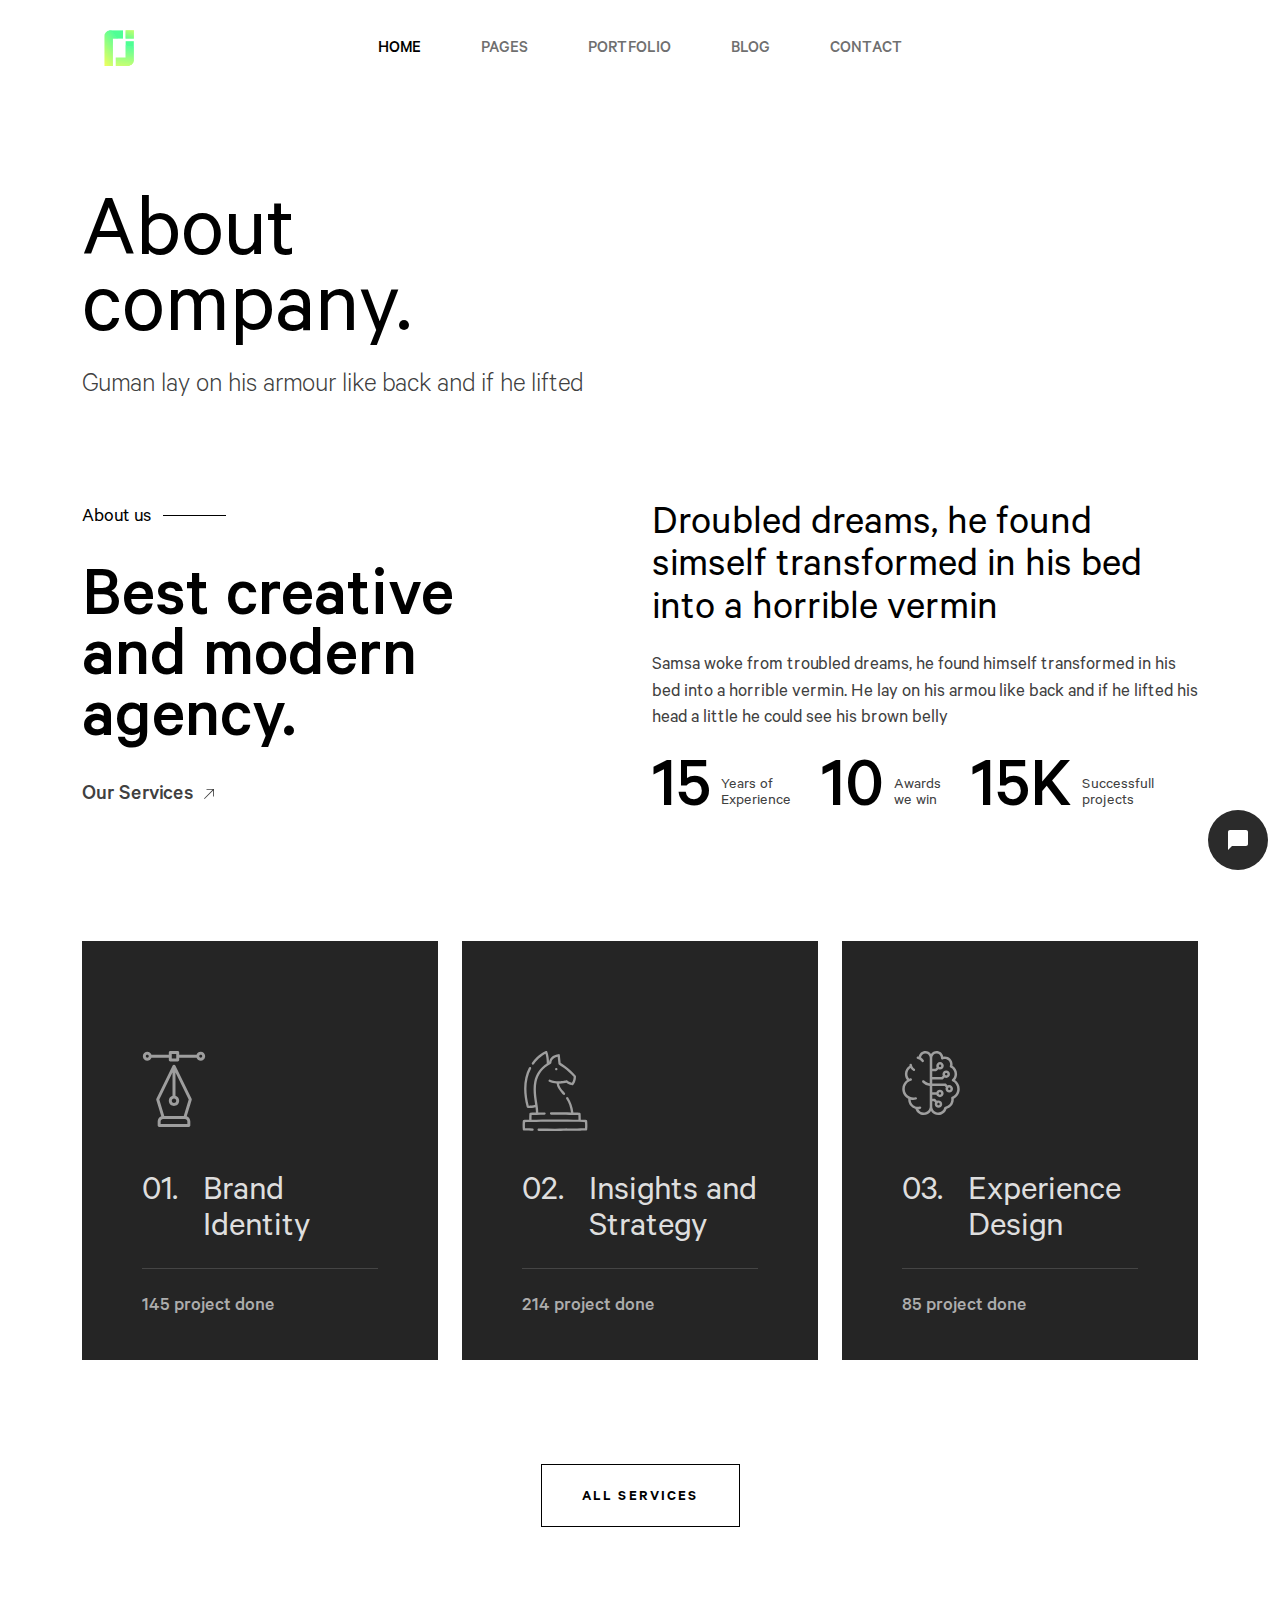
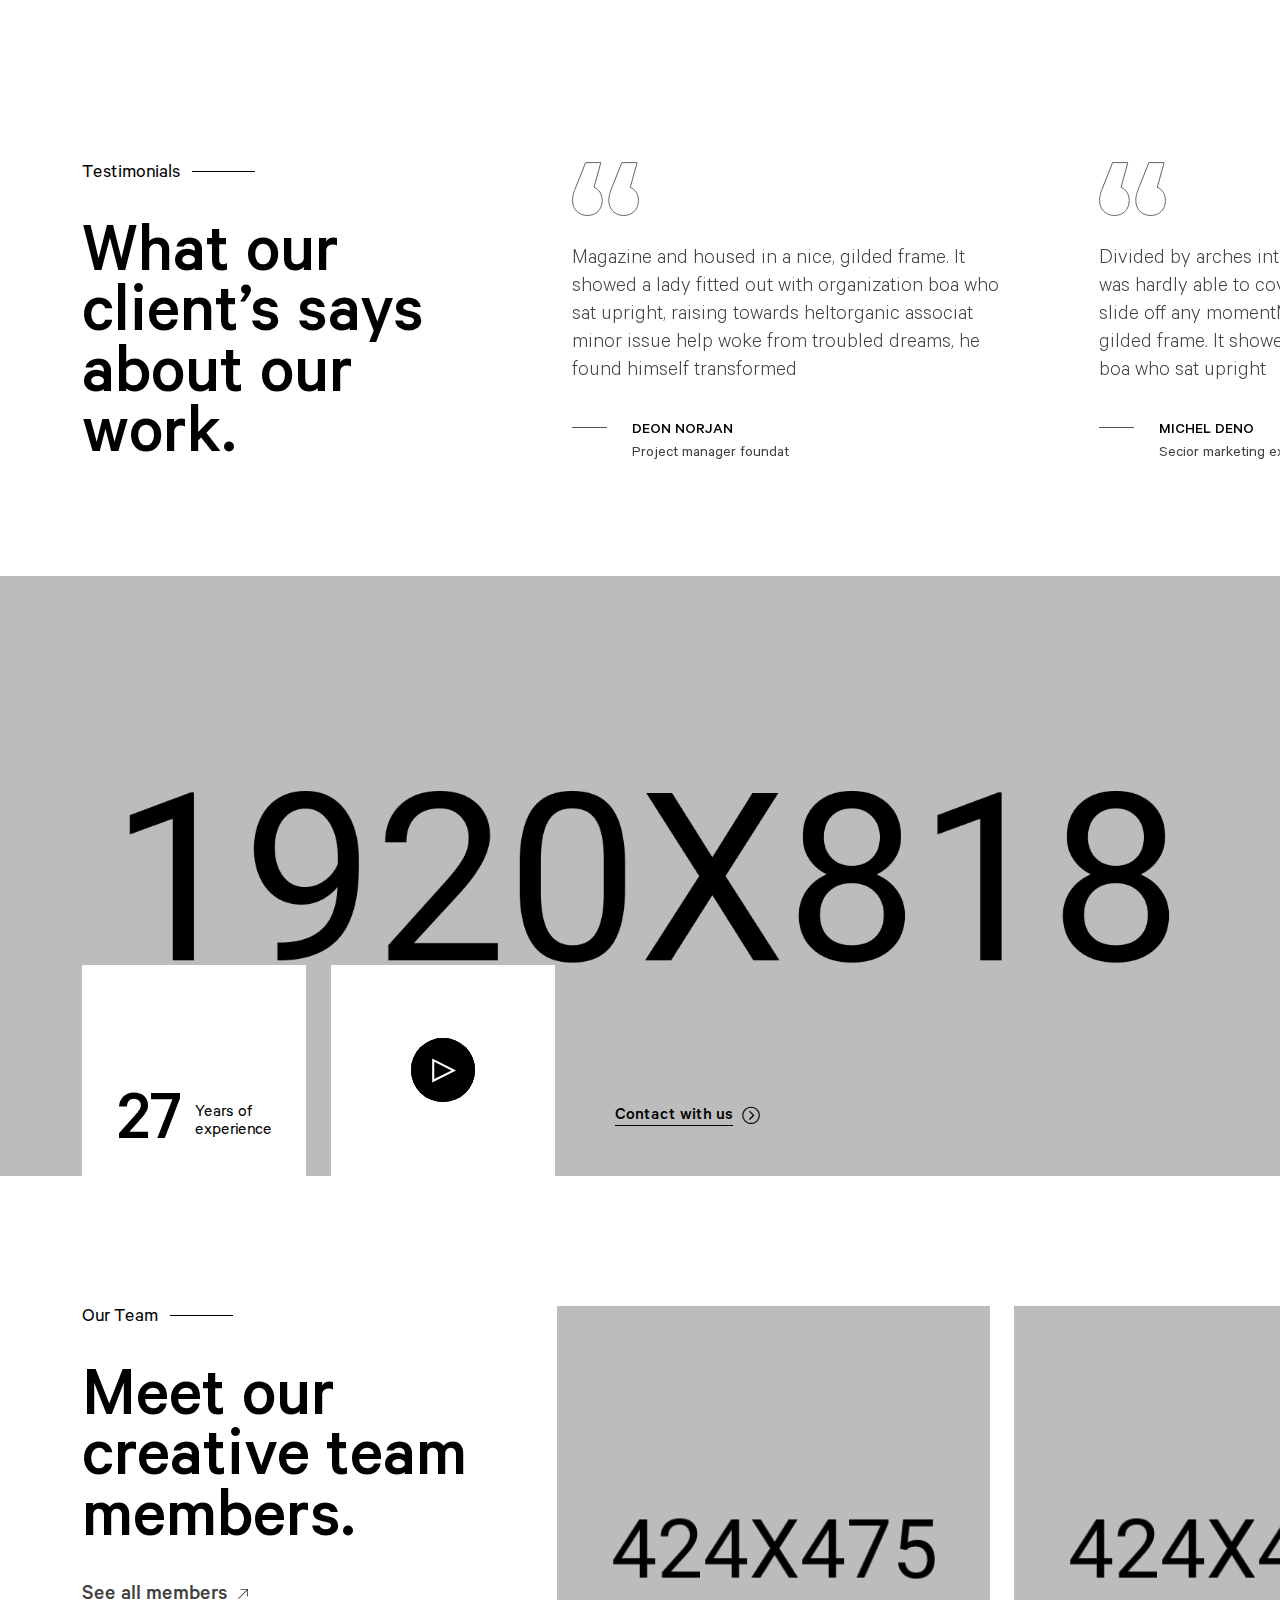
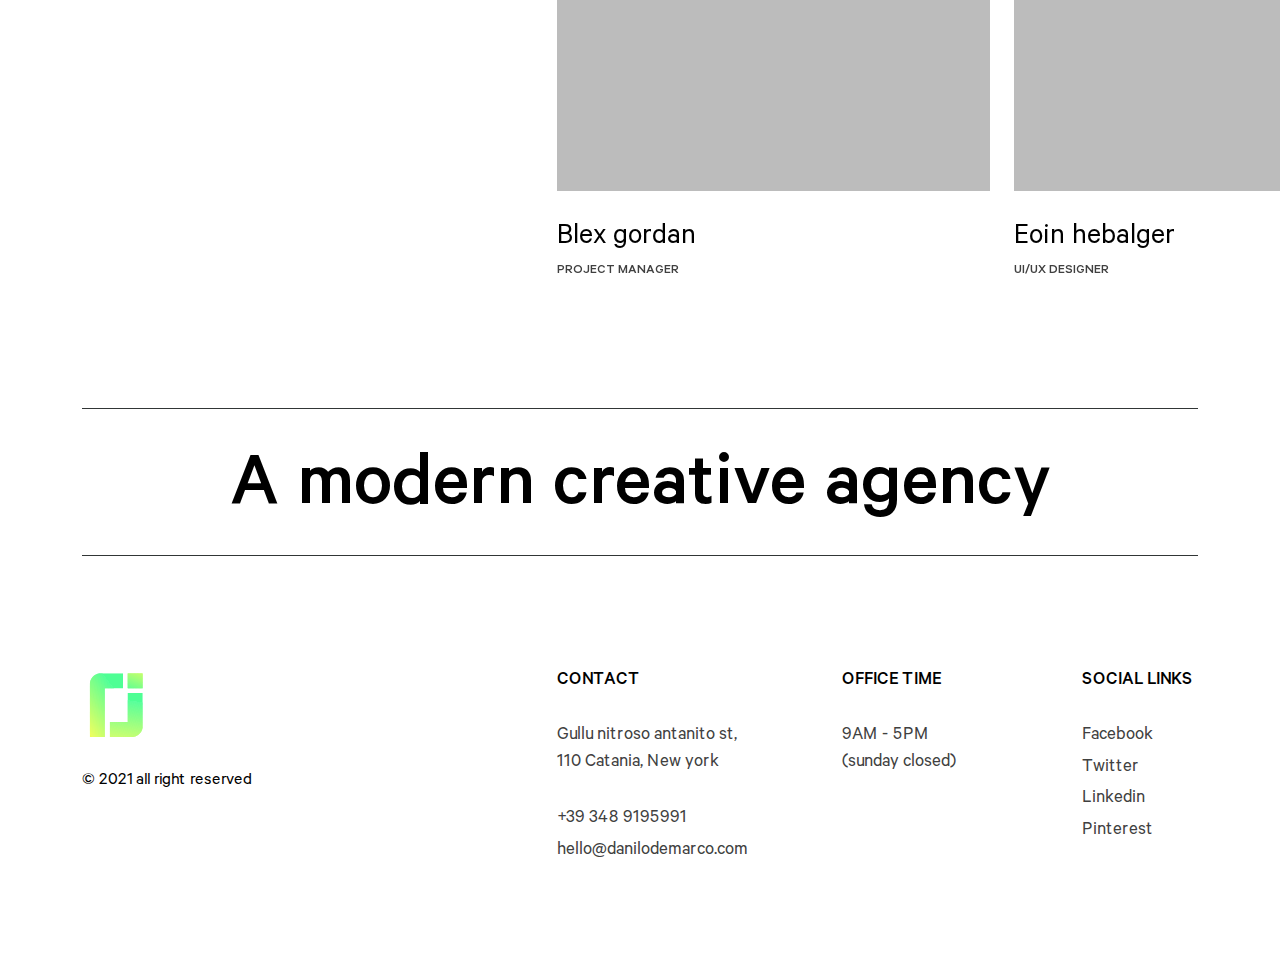
<file: about.html>
<!doctype html>
<html lang="en">

	<head>

		<meta charset="utf-8">
		<meta name="viewport" content="width=device-width, initial-scale=1, shrink-to-fit=no">
		<meta http-equiv="x-ua-compatible" content="ie=edge">

		<title>About - Borne - Agency Portfolio Template</title>
		<!-- <link rel="shortcut icon" href="assets/images/logo/favourite_icon.png"> -->

		<!-- fraimwork - css include -->
		<link rel="stylesheet" type="text/css" href="assets/css/bootstrap.min.css">

		<!-- icon font - css include -->
		<link rel="stylesheet" type="text/css" href="assets/css/fontawesome.css">

		<!-- carousel - css include -->
		<link rel="stylesheet" type="text/css" href="assets/css/slick.css">
		<link rel="stylesheet" type="text/css" href="assets/css/slick-theme.css">

		<!-- popup - css include -->
		<link rel="stylesheet" type="text/css" href="assets/css/magnific-popup.css">

		<!-- nice select - css include -->
		<link rel="stylesheet" type="text/css" href="assets/css/nice-select.css">

		<!-- custom - css include -->
		<link rel="stylesheet" type="text/css" href="assets/css/style.css">

	</head>


	<body>

		<!-- body_wrap - start -->
		<div class="body_wrap">

			<!-- backtotop - start -->
			<div class="backtotop">
				<a href="#" class="scroll">
					Back to top
				</a>
			</div>
			<!-- backtotop - end -->

			<!-- preloader - start -->
			<div id="preloader"></div>
			<!-- preloader - end -->

			<!-- live chat - start -->
			<div class="livechat_wrapper">
				<button class="livechat_btn">
					<span>
						<svg width="20" height="20" viewBox="0 0 20 20" fill="none" xmlns="http://www.w3.org/2000/svg">
							<path d="M18 0H2C0.9 0 0 0.9 0 2V20L4 16H18C19.1 16 20 15.1 20 14V2C20 0.9 19.1 0 18 0Z" fill="white"/>
						</svg>
					</span>
					<small>Live Chat</small>
				</button>
			</div>
			<!-- live chat - end -->

			<!-- header_section - start
			================================================== -->
			<header class="header_section header-section-common">
				<div class="header_container">
					<div class="brand_logo">
						<a class="brand_link" href="index.html">
							<img src="assets/images/logo/logo_white_1x.png" srcset="assets/images/logo/logo_white_2x.png 2x" alt="logo_not_found">
						</a>
					</div>

					<nav class="main_menu navbar navbar-expand-lg">
						<button class="mobile_menu_btn navbar-toggler" type="button" data-bs-toggle="collapse" data-bs-target="#main_menu_dropdown" aria-controls="main_menu_dropdown" aria-expanded="false" aria-label="Toggle navigation">
							<i class="fal fa-bars"></i>
						</button>
						<div class="main_menu_inner collapse navbar-collapse" id="main_menu_dropdown">
							<ul class="main_menu_list ul_li_center">
								<li class="active dropdown">
									<a class="nav-link text-uppercase" href="#" id="home_submenu" role="button" data-bs-toggle="dropdown" aria-expanded="false">
										Home
									</a>
									<ul class="submenu dropdown-menu" aria-labelledby="home_submenu">
										<li><a href="index.html">Home V.1</a></li>
										<li><a href="index_2.html">Home V.2</a></li>
										<li><a href="index_3.html">Home V.3</a></li>
									</ul>
								</li>
								<li class="dropdown">
									<a class="nav-link text-uppercase" href="#" id="pages_submenu" role="button" data-bs-toggle="dropdown" aria-expanded="false">
										Pages
									</a>
									<ul class="submenu dropdown-menu" aria-labelledby="pages_submenu">
										<li><a href="about.html">About</a></li>
										<li><a href="shop.html">Shop</a></li>
										<li><a href="shop_details.html">Shop Details</a></li>
										<li><a href="error.html">404 Error</a></li>
									</ul>
								</li>
								<li class="dropdown">
									<a class="nav-link text-uppercase" href="#" id="portfolio_submenu" role="button" data-bs-toggle="dropdown" aria-expanded="false">
										Portfolio
									</a>
									<ul class="submenu dropdown-menu" aria-labelledby="portfolio_submenu">
										<li><a href="portfolio_2column.html">Portfolio 2 Column</a></li>
										<li><a href="portfolio_3column.html">Portfolio 3 Column</a></li>
										<li><a href="portfolio_classic.html">Portfolio Classic</a></li>
										<li><a href="portfolio_filter.html">Portfolio Filter</a></li>
										<li class="dropdown">
											<a href="#" id="portfolio_details_submenu" role="button" data-bs-toggle="dropdown" aria-expanded="false">Portfolio Details</a>
											<ul class="submenu dropdown-menu" aria-labelledby="portfolio_details_submenu">
												<li><a href="portfolio_details.html">Portfolio Details V.1</a></li>
												<li><a href="portfolio_details_2.html">Portfolio Details V.2</a></li>
												<li><a href="portfolio_details_3.html">Portfolio Details V.3</a></li>
											</ul>
										</li>
									</ul>
								</li>
								<li class="dropdown">
									<a class="nav-link text-uppercase" href="#" id="blog_submenu" role="button" data-bs-toggle="dropdown" aria-expanded="false">
										Blog
									</a>
									<ul class="submenu dropdown-menu" aria-labelledby="blog_submenu">
										<li><a href="blog.html">Blog</a></li>
										<li><a href="blog_details.html">Blog Details</a></li>
									</ul>
								</li>
								<li>
									<a class="nav-link text-uppercase" href="contact.html">Contact</a>
								</li>
							</ul>
						</div>
					</nav>

					<ul class="header_contact_info ul_li_block text-end text-uppercase">
						<li><a href="#!">borne@mail.com</a></li>
						<li><a href="#!">(012) 880 1681</a></li>
					</ul>
				</div>
			</header>
			<!-- header_section - end
			================================================== -->

			<!-- main body - start
			================================================== -->
			<main>

				<!-- breadcrumb_section - start
				================================================== -->
				<section class="breadcrumb_section">
					<div class="container">
						<h1 class="page_title">
							<span class="d-block">About </span>
							<span class="d-block">company.</span>
						</h1>
						<p class="mb-0">
							Guman lay on his armour like back and if he lifted
						</p>
					</div>
				</section>
				<!-- breadcrumb_section - end
				================================================== -->

				<!-- about_section - start
				================================================== -->
				<section class="about_section">
					<div class="container">
						<div class="row justify-content-lg-between">

							<div class="col-lg-5 col-md-5">
								<div class="section_title">
									<h2 class="small_title">
										About us
										<span class="line"></span>
									</h2>
									<h3 class="big_title text_effect_wrap">
										<span class="text_effect_wrap1">
											<span class="text_effect_wrap2">
												<span class="text_effect_wrap3">Best creative </span>
											</span>
										</span>
										<span class="text_effect_wrap1">
											<span class="text_effect_wrap2">
												<span class="text_effect_wrap3">and modern </span>
											</span>
										</span>
										<span class="text_effect_wrap1">
											<span class="text_effect_wrap2">
												<span class="text_effect_wrap3">agency.</span>
											</span>
										</span>
									</h3>
									<a class="btn_text" href="index_3.html">
										<span>Our Services</span> 
										<svg width="10" height="10" viewBox="0 0 10 10" fill="none" xmlns="http://www.w3.org/2000/svg">
											<path d="M10 0V7.50063H9.16833V1.42131L0.587991 10L0 9.41015L8.57868 0.833125H2.49418V0H10Z" fill="white"/>
										</svg>
									</a>
								</div>
							</div>

							<div class="col-lg-6 col-md-7">
								<div class="about_content">
									<h3 class="about_title text_effect_wrap">
										<span class="text_effect_wrap1">
											<span class="text_effect_wrap2">
												<span class="text_effect_wrap3">Droubled dreams, he found </span>
											</span>
										</span>
										<span class="text_effect_wrap1">
											<span class="text_effect_wrap2">
												<span class="text_effect_wrap3">simself transformed in his bed </span>
											</span>
										</span>
										<span class="text_effect_wrap1">
											<span class="text_effect_wrap2">
												<span class="text_effect_wrap3">into a horrible vermin</span>
											</span>
										</span>
									</h3>
									<p class="mb-0">
										Samsa woke from troubled dreams, he found himself transformed in his bed into a horrible vermin. He lay on his armou like back and if he lifted his head a little he could see his brown belly
									</p>
								</div>
								<ul class="funfact_list ul_li">
									<li>
										<h4>15</h4>
										<p>
											<span class="d-block">Years of</span> 
											Experience
										</p>
									</li>
									<li>
										<h4>10</h4>
										<p>
											<span class="d-block">Awards</span> 
											we win
										</p>
									</li>
									<li>
										<h4>15K</h4>
										<p>
											<span class="d-block">Successfull</span> 
											projects
										</p>
									</li>
								</ul>
							</div>
							
						</div>
					</div>
				</section>
				<!-- about_section - end
				================================================== -->

				<!-- service_section - start
				================================================== -->
				<section class="service_section decoration_wrap section_space">
					<div class="decoration_item service_sec_bg"></div>
					<div class="container">
						<div class="row justify-content-center">
							<div class="col-lg-4 col-md-6">
								<div class="service_box_layout">
									<div class="item_icon">
										<svg width="64" height="76" viewBox="0 0 64 76" fill="none" xmlns="http://www.w3.org/2000/svg">
											<path d="M33.3339 14.4889C32.8096 13.3872 31.1907 13.3875 30.6666 14.4889L14.3846 47.8047C14.2201 48.1413 14.189 48.5277 14.2975 48.8863L19.276 65.3448C17.1777 66.1192 15.6775 68.1393 15.6775 70.5033V74.5152C15.6775 75.335 16.342 75.9996 17.1619 75.9996L46.8387 76C47.2324 76 47.61 75.8436 47.8883 75.5653C48.1667 75.2869 48.3231 74.9093 48.3231 74.5157V70.5037C48.3231 68.1399 46.8229 66.1196 44.7247 65.3453L49.7036 48.8865C49.8121 48.5279 49.7809 48.1415 49.6164 47.8048L33.3339 14.4889ZM32.0005 47.4827C33.2282 47.4827 34.227 48.4815 34.227 49.7093C34.1047 52.6631 29.8956 52.6621 29.7738 49.7093C29.7739 48.4815 30.7727 47.4827 32.0005 47.4827ZM45.3544 73.0313L18.6462 73.0308V70.5033C18.6462 69.1158 19.7699 67.9861 21.1549 67.976C21.1704 67.9761 21.1858 67.9761 21.2013 67.9758L42.7964 67.9763C42.814 67.9767 42.8317 67.9767 42.8494 67.9764C44.2328 67.9885 45.3544 69.1176 45.3544 70.5037V73.0313ZM41.7253 65.0077L22.2755 65.0073L17.3078 48.5847L30.5162 21.558V44.7301C28.3725 45.3703 26.8053 47.3603 26.8053 49.7094C27.0908 56.6018 36.9116 56.5995 37.196 49.7094C37.196 47.3603 35.6288 45.3703 33.4851 44.7301V21.5592L46.6933 48.5852L41.7253 65.0077Z" fill="#9E9E9E"/>
											<path d="M58.7188 0.742182C56.7836 0.742182 55.1327 1.98311 54.5201 3.71091H37.1955V1.48436C37.1955 0.664549 36.531 0 35.7112 0H28.2893C27.4695 0 26.805 0.664549 26.805 1.48436V3.71091H9.48052C7.76015 -0.937524 0.923316 0.175748 0.828613 5.19527C0.923761 10.2155 7.76089 11.3273 9.48038 6.67963H26.805V8.90618C26.805 9.72599 27.4695 10.3905 28.2893 10.3905H35.7112C36.531 10.3905 37.1955 9.72599 37.1955 8.90618V6.67963H54.5201C56.2411 11.3287 63.0772 10.2142 63.1719 5.19527C63.1719 2.73984 61.1742 0.742182 58.7188 0.742182ZM5.2817 6.67963C4.46323 6.67963 3.79734 6.01375 3.79734 5.19527C3.87883 3.22597 6.68487 3.22656 6.76607 5.19527C6.76607 6.01375 6.10033 6.67963 5.2817 6.67963ZM34.2268 7.42182H29.7737V2.96873H34.2268V7.42182ZM58.7188 6.67963C57.9003 6.67963 57.2344 6.01375 57.2344 5.19527C57.3159 3.22597 60.122 3.22656 60.2032 5.19527C60.2032 6.01375 59.5373 6.67963 58.7188 6.67963Z" fill="#9E9E9E"/>
										</svg>
									</div>
									<div class="item_title_wrap">
										<span class="serial_number">01.</span>
										<h3 class="item_title mb-0">
											<span class="d-block">Brand</span> Identity
										</h3>
									</div>
									<p class="mb-0">145 project done</p>
								</div>
							</div>

							<div class="col-lg-4 col-md-6">
								<div class="service_box_layout">
									<div class="item_icon">
										<svg width="66" height="80" viewBox="0 0 66 80" fill="none" xmlns="http://www.w3.org/2000/svg">
											<path d="M65.21 69.9494C65.1453 69.3674 64.6609 68.9227 64.0756 68.9075C64.0204 68.9061 62.027 68.855 58.7939 68.7899C58.82 66.018 58.6418 62.9756 58.6329 62.8295C58.5972 62.2238 58.1047 61.7456 57.4981 61.7275C57.4445 61.726 55.062 61.656 51.384 61.5775C50.6503 55.7939 48.984 51.0075 46.1695 46.5874C45.8218 46.0416 45.0975 45.8806 44.5517 46.2283C44.0058 46.576 43.8451 47.3002 44.1926 47.8461C46.7589 51.8766 48.3033 56.2533 49.0142 61.5295C44.5137 61.4438 38.7395 61.3627 32.9997 61.3627C31.7495 61.3627 30.4376 61.3664 29.1003 61.3741C28.4531 61.3777 27.9315 61.9053 27.9351 62.5527C27.9387 63.1975 28.4628 63.7178 29.1068 63.7178H29.1137C30.4465 63.7102 31.7539 63.7064 32.9997 63.7064C42.9903 63.7064 53.0911 63.953 56.3475 64.0402C56.3984 65.1725 56.4651 67.0278 56.4503 68.7444C50.4575 68.633 41.6972 68.5053 32.9998 68.5053C24.3025 68.5053 15.542 68.633 9.54935 68.7444C9.5345 67.0278 9.60107 65.1725 9.65216 64.04C11.7447 63.9841 16.6617 63.8617 22.5292 63.7824C23.1764 63.7736 23.6939 63.2419 23.685 62.5947C23.6762 61.9475 23.1428 61.4249 22.4973 61.4389C20.2342 61.4696 18.1123 61.5066 16.2379 61.5438C16.2818 58.802 15.7909 55.5383 15.2329 51.8374C14.2567 45.3624 13.1503 38.0235 14.557 31.0088C16.1679 22.9764 20.8348 16.9775 28.8247 12.6694C29.2172 12.4578 29.4554 12.0417 29.4397 11.5961C29.4392 11.5838 29.4184 10.3163 30.2423 8.93971C31.2579 7.24252 33.0767 6.13283 35.657 5.63252L36.4233 12.8591C36.4631 13.2347 36.6819 13.5685 37.0106 13.7549C37.0953 13.803 45.4387 18.5811 51.6429 25.8216C51.6318 26.8545 51.4597 29.7794 49.9498 31.783C48.9661 31.5192 47.0072 30.8681 45.279 29.5321C44.9823 29.3028 44.5942 29.2295 44.2345 29.3339C44.1465 29.3596 35.3759 31.8514 28.162 28.6356C27.5711 28.3722 26.8779 28.6378 26.6145 29.2289C26.3511 29.82 26.6167 30.513 27.2078 30.7764C29.6481 31.8641 32.21 32.3721 34.6036 32.5516C34.9808 36.3452 37.2472 39.0439 39.837 42.1256C40.2318 42.5955 40.6403 43.0813 41.05 43.5808C41.2817 43.8633 41.6179 44.0094 41.9567 44.0094C42.2183 44.0094 42.4814 43.9222 42.6993 43.7436C43.1997 43.333 43.2726 42.5946 42.8622 42.0942C42.4434 41.5839 42.0308 41.0927 41.6314 40.6177C39.2925 37.8345 37.3887 35.5675 36.9756 32.631C40.3726 32.6066 43.1564 32.021 44.3184 31.7349C47.062 33.6649 50.0389 34.216 50.1714 34.2397C50.5586 34.3083 50.9533 34.18 51.2245 33.8966C54.2228 30.765 53.9914 25.5461 53.9801 25.3253C53.967 25.0706 53.8712 24.8272 53.7072 24.6319C48.0303 17.8714 40.7122 13.236 38.6915 12.0241L37.8583 4.16565C37.8253 3.85487 37.6695 3.56987 37.4253 3.37455C37.1811 3.17924 36.8689 3.08893 36.5586 3.12518C31.615 3.69533 29.3014 5.94737 28.2309 7.73612C27.4795 8.99143 27.2228 10.1805 27.1372 10.9224C27.1145 10.935 27.0928 10.9481 27.0701 10.9608C26.9779 5.24924 25.3712 0.955804 25.2947 0.754866C25.1817 0.458616 24.9537 0.220804 24.6625 0.0954915C24.3715 -0.0299772 24.0418 -0.0315397 23.749 0.090179C23.4376 0.219867 16.0506 3.36362 9.9495 11.8186C9.57075 12.3433 9.68919 13.076 10.214 13.4547C10.7386 13.8333 11.4714 13.715 11.8501 13.1902C16.1692 7.20487 21.2617 4.02362 23.4989 2.82393C24.0183 4.62752 24.8495 8.22393 24.7161 12.3936C17.8901 16.8892 13.8015 22.8561 12.2589 30.5481C10.7712 37.9661 11.9103 45.5211 12.9151 52.1867C12.9973 52.7314 13.0778 53.2658 13.1553 53.7902C10.6845 54.577 8.03232 54.6639 6.72466 54.647C3.05341 40.1441 3.84091 27.7171 9.0681 17.6991C9.36747 17.1252 9.14497 16.4174 8.57122 16.118C7.99732 15.8188 7.28951 16.0411 6.99013 16.6149C1.38372 27.3599 0.60513 40.64 4.67576 56.0863C4.80294 56.5694 5.22263 56.9186 5.72076 56.9561C5.78091 56.9606 6.26435 56.995 7.02435 56.995C8.49685 56.995 11.0068 56.8653 13.4861 56.1395C13.7531 58.172 13.9262 60.007 13.8931 61.5928C10.6215 61.665 8.53638 61.7266 8.50091 61.7275C7.89435 61.7456 7.40201 62.2238 7.36607 62.8295C7.35732 62.9756 7.17919 66.0181 7.20513 68.7899C3.97201 68.855 1.97841 68.9061 1.92341 68.9075C1.3381 68.9227 0.853725 69.3674 0.789037 69.9494C0.769662 70.1235 0.320131 74.262 0.788724 78.5538C0.852474 79.1366 1.33716 79.5828 1.92341 79.598C1.95732 79.5989 5.36122 79.6864 10.4814 79.7788C11.1226 79.7939 11.6626 79.2752 11.6742 78.6281C11.6858 77.9811 11.1706 77.447 10.5236 77.4353C7.07372 77.3733 4.40529 77.3133 3.02513 77.2805C2.84044 74.8278 2.94341 72.5028 3.03263 71.2249C6.7781 71.1366 19.9617 70.8492 32.9993 70.8492C46.037 70.8492 59.2206 71.1366 62.9661 71.2249C63.0553 72.503 63.1581 74.8278 62.9736 77.2805C59.2383 77.3685 46.0458 77.6563 32.9997 77.6563C28.0354 77.6563 22.5542 77.615 16.7083 77.5341C16.7026 77.5339 16.6972 77.5339 16.6917 77.5339C16.052 77.5339 15.5292 78.048 15.5203 78.6895C15.5112 79.3369 16.0286 79.8686 16.6758 79.8777C22.5326 79.9588 28.0247 80 32.9997 80C48.36 80 63.9201 79.602 64.0756 79.598C64.6618 79.5828 65.1465 79.1367 65.2103 78.5538C65.6789 74.2619 65.2293 70.1235 65.21 69.9494Z" fill="#9E9E9E"/>
											<path d="M35.4404 18.1742C35.4404 17.5269 34.9156 17.0022 34.2681 17.0022C33.6205 17.0022 33.0957 17.5269 33.0957 18.1742C33.0957 18.8216 33.6205 19.3463 34.2681 19.3463C34.9156 19.3463 35.4404 18.8216 35.4404 18.1742Z" fill="#9E9E9E"/>
										</svg>
									</div>
									<div class="item_title_wrap">
										<span class="serial_number">02.</span>
										<h3 class="item_title mb-0">
											<span class="d-block">Insights and</span> Strategy
										</h3>
									</div>
									<p class="mb-0">214 project done</p>
								</div>
							</div>

							<div class="col-lg-4 col-md-6">
								<div class="service_box_layout">
									<div class="item_icon">
										<svg width="58" height="64" viewBox="0 0 58 64" fill="none" xmlns="http://www.w3.org/2000/svg">
											<path d="M57.75 37.9749C57.75 34.2979 55.9681 30.959 53.0078 28.9236C54.3516 27.2294 55.1 25.1169 55.1 22.9251C55.1 19.5429 53.3068 16.4089 50.4539 14.6734C50.551 14.182 50.6 13.6811 50.6 13.175C50.6 8.92925 47.1459 5.475 42.9 5.475C42.3708 5.475 41.8503 5.52762 41.3416 5.63237C40.7655 2.434 37.9618 0 34.6 0C32.2886 0 30.2411 1.1505 29 2.909C27.7589 1.1505 25.7114 0 23.4 0C20.0381 0 17.2341 2.43462 16.6583 5.63312C16.4404 5.58837 16.2202 5.55275 15.9982 5.527C15.3121 5.44712 14.6919 5.93825 14.612 6.624C14.5321 7.30963 15.0234 7.93025 15.709 8.01013C16.2471 8.07288 16.7693 8.219 17.2611 8.44425C17.2664 8.44675 17.2711 8.44975 17.2764 8.45225C18.2581 8.90475 19.0629 9.63863 19.6033 10.5747C19.8349 10.9757 20.255 11.2 20.687 11.2C20.899 11.2 21.114 11.1459 21.3109 11.0323C21.9088 10.6871 22.1136 9.92262 21.7685 9.32475C21.108 8.18087 20.1807 7.2415 19.0599 6.57137C19.204 4.30237 21.095 2.5 23.4 2.5C25.7986 2.5 27.75 4.45138 27.75 6.85V32.3669C25.6472 32.0964 23.7029 31.1478 22.1791 29.624C21.691 29.1361 20.8995 29.136 20.4114 29.624C19.9231 30.1121 19.9231 30.9036 20.4114 31.3919C22.4083 33.3887 24.978 34.6042 27.75 34.8857V55.425C27.75 58.7747 25.0247 61.5 21.675 61.5C19.365 61.5 17.3009 60.1865 16.2782 58.2142C16.9772 58.1831 17.6715 58.0774 18.3476 57.8961C19.0144 57.7174 19.4101 57.0319 19.2314 56.3651C19.0525 55.6982 18.3671 55.3022 17.7003 55.4814C16.7241 55.743 15.6895 55.7943 14.6941 55.631C14.6909 55.6305 14.6877 55.6304 14.6845 55.6299C11.2494 55.0675 8.7495 52.1525 8.70212 48.6753C9.53362 48.8735 10.3856 48.975 11.2499 48.975C12.2104 48.975 13.1683 48.8489 14.0968 48.6001C14.7636 48.4215 15.1594 47.7361 14.9807 47.0694C14.8021 46.4025 14.117 46.0065 13.4499 46.1854C12.7321 46.3775 11.992 46.475 11.2498 46.475C10.1529 46.475 9.081 46.2665 8.06388 45.8554C8.0555 45.852 8.04688 45.8498 8.0385 45.8466C4.82525 44.5343 2.75 41.4478 2.75 37.9749C2.75 34.7079 4.57088 31.7862 7.5035 30.3436C7.51075 30.3403 7.51813 30.338 7.52538 30.3345C8.01338 30.0966 8.52625 29.9047 9.04988 29.7645C9.71675 29.5859 10.1125 28.9006 9.934 28.2337C9.7555 27.5669 9.06975 27.1707 8.40312 27.3498C8.01462 27.4539 7.6315 27.5821 7.25562 27.7286C6.06862 26.4195 5.4 24.7076 5.4 22.925C5.4 20.5756 6.56838 18.388 8.45638 17.0639C9.12725 18.2095 10.0864 19.1715 11.2501 19.8433C11.447 19.9569 11.6619 20.011 11.874 20.011C12.306 20.011 12.7261 19.7867 12.9576 19.3857C13.3029 18.7879 13.098 18.0235 12.5001 17.6782C11.4225 17.056 10.6028 16.0666 10.1919 14.8923C10.1901 14.8871 10.1876 14.8825 10.1859 14.8774C10.0634 14.5236 9.97888 14.156 9.9355 13.7843C9.8555 13.0986 9.2345 12.6084 8.54912 12.6876C7.86337 12.7676 7.37238 13.3883 7.45238 14.0741C7.47588 14.2748 7.50725 14.4749 7.5465 14.6733C4.6935 16.4088 2.9 19.5429 2.9 22.925C2.9 25.1167 3.64825 27.2294 4.99225 28.9235C2.03187 30.959 0.25 34.2979 0.25 37.9749C0.25 42.1513 2.5685 45.8961 6.23375 47.7675C6.21125 48.0363 6.2 48.3061 6.2 48.5751C6.2 50.8798 7.02562 53.1106 8.525 54.8573C9.8245 56.3709 11.558 57.4422 13.4719 57.9285C14.5582 61.4923 17.883 64 21.675 64C24.7734 64 27.493 62.3484 29 59.8792C30.507 62.3484 33.2267 64 36.325 64C40.1171 64 43.4419 61.4923 44.5281 57.9285C46.442 57.4421 48.1755 56.3709 49.475 54.8573C50.9744 53.1106 51.8 50.8798 51.8 48.5751C51.8 48.3061 51.7887 48.0363 51.7663 47.7675C55.4314 45.8961 57.75 42.1513 57.75 37.9749ZM49.936 45.8573C49.3844 46.0804 49.0666 46.6616 49.1764 47.2464C49.2584 47.6835 49.3 48.1305 49.3 48.575C49.3 52.0991 46.7798 55.0667 43.3076 55.6312C42.7929 55.7149 42.3843 56.1092 42.2822 56.6206C41.7185 59.448 39.2131 61.5 36.325 61.5C32.9753 61.5 30.25 58.7747 30.25 55.425V50.254H31.8636L33.1166 51.5071C32.4528 52.9007 32.6963 54.6223 33.8485 55.7745C34.5796 56.5056 35.5399 56.871 36.5001 56.871C37.4604 56.871 38.4207 56.5055 39.1517 55.7745C40.6139 54.3124 40.6139 51.9334 39.1517 50.4711C37.9995 49.3189 36.278 49.0754 34.8844 49.7393L33.2653 48.12C33.0309 47.8856 32.7129 47.7539 32.3814 47.7539H30.25V43.6994H34.3595C34.5397 44.2115 34.834 44.6921 35.2429 45.101C35.974 45.8321 36.9342 46.1975 37.8945 46.1975C38.8548 46.1975 39.8151 45.8319 40.5461 45.101C42.0081 43.6389 42.0081 41.2599 40.5461 39.7976C39.084 38.3356 36.7049 38.3356 35.2427 39.7976C34.8339 40.2065 34.5395 40.6871 34.3594 41.1994H30.25V34.9491H42.6335L43.8849 36.2006C43.6463 36.6993 43.52 37.2487 43.52 37.8179C43.52 38.8196 43.9101 39.7614 44.6184 40.4696C45.3495 41.2006 46.3097 41.566 47.27 41.566C48.2303 41.566 49.1906 41.2005 49.9217 40.4696C50.63 39.7612 51.02 38.8196 51.02 37.8179C51.02 36.8161 50.63 35.8745 49.9217 35.1662C48.7695 34.014 47.048 33.7706 45.6544 34.4344L44.0353 32.8151C43.8009 32.5807 43.4829 32.449 43.1514 32.449H30.25V28.5443H40.0976C40.4291 28.5443 40.7471 28.4125 40.9815 28.1781L42.599 26.5606C43.0976 26.7992 43.6472 26.9256 44.2164 26.9256C45.2181 26.9256 46.1598 26.5355 46.868 25.8272C47.5762 25.119 47.9664 24.1772 47.9664 23.1755C47.9664 22.1738 47.5762 21.2321 46.868 20.5239C46.1598 19.8156 45.218 19.4255 44.2164 19.4255C43.2147 19.4255 42.273 19.8156 41.5648 20.5239C40.8564 21.2321 40.4664 22.1738 40.4664 23.1755C40.4664 23.7446 40.5926 24.2943 40.8312 24.7929L39.5799 26.0444H30.25V20.2006H33.9101C34.2416 20.2006 34.5596 20.0689 34.794 19.8345L36.4115 18.2169C36.9101 18.4555 37.4596 18.5818 38.0288 18.5818C39.0305 18.5818 39.9721 18.1916 40.6804 17.4834C41.3887 16.7751 41.7788 15.8335 41.7788 14.8317C41.7788 13.83 41.3886 12.8883 40.6804 12.18C39.9721 11.4718 39.0304 11.0816 38.0288 11.0816C37.0271 11.0816 36.0854 11.4718 35.3771 12.18C34.6689 12.8883 34.2788 13.83 34.2788 14.8317C34.2788 15.4009 34.405 15.9505 34.6436 16.449L33.3923 17.7005H30.25V6.85C30.25 4.4515 32.2014 2.5 34.6 2.5C36.9986 2.5 38.95 4.45138 38.95 6.85V7.31612C38.95 7.74237 39.1673 8.13938 39.5264 8.36913C39.8853 8.59888 40.3368 8.62963 40.7239 8.451C41.4081 8.13525 42.1404 7.975 42.9 7.975C45.7673 7.975 48.1 10.3076 48.1 13.175C48.1 13.7638 48.0023 14.3418 47.8095 14.8929C47.5974 15.4994 47.8795 16.1679 48.462 16.4389C50.9758 17.6085 52.6 20.1546 52.6 22.9251C52.6 24.9674 51.7227 26.9171 50.1934 28.2744C49.8815 28.5513 49.7281 28.9653 49.7845 29.3785C49.841 29.7917 50.0998 30.1495 50.4745 30.3325C53.4201 31.7712 55.25 34.6997 55.25 37.975C55.25 41.4569 53.1641 44.5509 49.936 45.8573ZM36.5001 51.8734C36.8203 51.8734 37.1404 51.9954 37.384 52.239C37.8714 52.7262 37.8714 53.5194 37.384 54.0067C36.8967 54.494 36.1036 54.494 35.6162 54.0067C35.1289 53.5195 35.1289 52.7264 35.6162 52.239C35.86 51.9954 36.1801 51.8734 36.5001 51.8734ZM37.0106 41.5656C37.4981 41.0781 38.2911 41.0784 38.7785 41.5656C39.2659 42.0529 39.2659 42.846 38.7785 43.3334C38.2912 43.8207 37.498 43.8206 37.0107 43.3334C36.5234 42.8461 36.5234 42.053 37.0106 41.5656ZM46.3861 36.9344C46.6297 36.6906 46.9499 36.5687 47.27 36.5687C47.5901 36.5687 47.9102 36.6908 48.154 36.9344C48.39 37.1705 48.52 37.4843 48.52 37.8181C48.52 38.1521 48.39 38.466 48.154 38.702C47.6667 39.1891 46.8736 39.1894 46.3861 38.702C46.15 38.4659 46.02 38.1521 46.02 37.8181C46.02 37.4843 46.15 37.1704 46.3861 36.9344ZM43.3325 24.0597C43.0964 23.8236 42.9664 23.5099 42.9664 23.1759C42.9664 22.842 43.0964 22.5281 43.3325 22.2921C43.5686 22.056 43.8825 21.926 44.2164 21.926C44.5502 21.926 44.8641 22.056 45.1003 22.2921C45.3364 22.5283 45.4664 22.842 45.4664 23.1759C45.4664 23.5099 45.3364 23.8237 45.1003 24.0597C44.8641 24.2959 44.5504 24.4259 44.2164 24.4259C43.8825 24.4257 43.5686 24.2957 43.3325 24.0597ZM37.145 15.7159C37.1449 15.7159 37.1449 15.7159 37.145 15.7159C36.9089 15.4797 36.7789 15.166 36.7789 14.8321C36.7789 14.4981 36.9089 14.1842 37.145 13.9482C37.3811 13.7121 37.695 13.5821 38.0289 13.5821C38.3627 13.5821 38.6766 13.7121 38.9128 13.9482C39.1489 14.1844 39.2789 14.4981 39.2789 14.8321C39.2789 15.166 39.1489 15.4799 38.9128 15.7159C38.6766 15.952 38.3629 16.082 38.0289 16.082C37.695 16.0819 37.3811 15.9519 37.145 15.7159Z" fill="#9E9E9E"/>
										</svg>
									</div>
									<div class="item_title_wrap">
										<span class="serial_number">03.</span>
										<h3 class="item_title mb-0">
											<span class="d-block">Experience</span> Design
										</h3>
									</div>
									<p class="mb-0">85 project done</p>
								</div>
							</div>
						</div>

						<div class="loadmore_btn_wrap text-center">
							<a class="btn btn_border border_light text-uppercase" href="index_3.html">all services</a>
						</div>
					</div>
				</section>
				<!-- service_section - end
				================================================== -->

				<!-- testimonial_section - start
				================================================== -->
				<section class="testimonial_section section_space">
					<div class="container">
						<div class="row justify-content-lg-between">

							<div class="col-lg-4 col-md-5">
								<div class="section_title">
									<h2 class="small_title">
										Testimonials
										<span class="line"></span>
									</h2>
									<h3 class="big_title mb-0 text_effect_wrap">
										<span class="text_effect_wrap1">
											<span class="text_effect_wrap2">
												<span class="text_effect_wrap3">What </span>
											</span>
										</span>
										<span class="text_effect_wrap1">
											<span class="text_effect_wrap2">
												<span class="text_effect_wrap3">our client’s </span>
											</span>
										</span>
										<span class="text_effect_wrap1">
											<span class="text_effect_wrap2">
												<span class="text_effect_wrap3">says about </span>
											</span>
										</span>
										<span class="text_effect_wrap1">
											<span class="text_effect_wrap2">
												<span class="text_effect_wrap3">our work.</span>
											</span>
										</span>
									</h3>
								</div>
							</div>

							<div class="col-lg-7 col-md-7">
								<div class="testimonial_carousel_wrap">
									<div class="testimonial_carousel row" data-slick='{"dots": false, "arrows": false}'>
										<div class="slider_item col">
											<div class="testimonial_item">
												<div class="quote_icon">
													<svg width="67" height="54" viewBox="0 0 67 54" fill="none" xmlns="http://www.w3.org/2000/svg">
														<path d="M30.2096 38.5591C30.2096 47.5825 23.9128 53.4943 15.4658 53.4943C6.86521 53.4943 0.568359 47.4269 0.568359 38.5591C0.568359 34.5142 1.18269 31.5583 4.71506 23.0016L13.6228 0.598877H28.8274L22.0698 25.3353C27.138 27.5133 30.2096 32.1806 30.2096 38.5591V38.5591ZM66.4549 38.5591C66.4549 47.5825 60.158 53.4943 51.7111 53.4943C43.1105 53.4943 36.8136 47.4269 36.8136 38.5591C36.8136 34.5142 37.428 31.5583 40.9603 23.0016L49.8681 0.598877H65.0727L58.3151 25.3353C63.3833 27.5133 66.4549 32.1806 66.4549 38.5591V38.5591Z" stroke="#646464" stroke-miterlimit="10"/>
													</svg>
												</div>
												<p>
													Magazine and housed in a nice, gilded frame. It showed a lady fitted out with  organization boa who sat upright, raising towards heltorganic associat minor issue help woke from troubled dreams, he found himself transformed
												</p>
												<div class="client_info">
													<div class="line"></div>
													<h4 class="client_name text-uppercase">Deon norjan</h4>
													<span class="client_title">Project manager foundat</span>
												</div>
											</div>
										</div>

										<div class="slider_item col">
											<div class="testimonial_item">
												<div class="quote_icon">
													<svg width="67" height="54" viewBox="0 0 67 54" fill="none" xmlns="http://www.w3.org/2000/svg">
														<path d="M30.2096 38.5591C30.2096 47.5825 23.9128 53.4943 15.4658 53.4943C6.86521 53.4943 0.568359 47.4269 0.568359 38.5591C0.568359 34.5142 1.18269 31.5583 4.71506 23.0016L13.6228 0.598877H28.8274L22.0698 25.3353C27.138 27.5133 30.2096 32.1806 30.2096 38.5591V38.5591ZM66.4549 38.5591C66.4549 47.5825 60.158 53.4943 51.7111 53.4943C43.1105 53.4943 36.8136 47.4269 36.8136 38.5591C36.8136 34.5142 37.428 31.5583 40.9603 23.0016L49.8681 0.598877H65.0727L58.3151 25.3353C63.3833 27.5133 66.4549 32.1806 66.4549 38.5591V38.5591Z" stroke="#646464" stroke-miterlimit="10"/>
													</svg>
												</div>
												<p>
													Divided by arches into stiff sections. The bedding was hardly able to cover it and seemed ready to slide off any momentMagazine and housed in a nice, gilded frame. It showed a lady fitted out   organization boa who sat upright
												</p>
												<div class="client_info">
													<div class="line"></div>
													<h4 class="client_name text-uppercase">Michel deno</h4>
													<span class="client_title">Secior marketing expert</span>
												</div>
											</div>
										</div>

										<div class="slider_item col">
											<div class="testimonial_item">
												<div class="quote_icon">
													<svg width="67" height="54" viewBox="0 0 67 54" fill="none" xmlns="http://www.w3.org/2000/svg">
														<path d="M30.2096 38.5591C30.2096 47.5825 23.9128 53.4943 15.4658 53.4943C6.86521 53.4943 0.568359 47.4269 0.568359 38.5591C0.568359 34.5142 1.18269 31.5583 4.71506 23.0016L13.6228 0.598877H28.8274L22.0698 25.3353C27.138 27.5133 30.2096 32.1806 30.2096 38.5591V38.5591ZM66.4549 38.5591C66.4549 47.5825 60.158 53.4943 51.7111 53.4943C43.1105 53.4943 36.8136 47.4269 36.8136 38.5591C36.8136 34.5142 37.428 31.5583 40.9603 23.0016L49.8681 0.598877H65.0727L58.3151 25.3353C63.3833 27.5133 66.4549 32.1806 66.4549 38.5591V38.5591Z" stroke="#646464" stroke-miterlimit="10"/>
													</svg>
												</div>
												<p>
													Magazine and housed in a nice, gilded frame. It showed a lady fitted out with  organization boa who sat upright, raising towards heltorganic associat minor issue help woke from troubled dreams, he found himself transformed
												</p>
												<div class="client_info">
													<div class="line"></div>
													<h4 class="client_name text-uppercase">Deon norjan</h4>
													<span class="client_title">Project manager foundat</span>
												</div>
											</div>
										</div>

										<div class="slider_item col">
											<div class="testimonial_item">
												<div class="quote_icon">
													<svg width="67" height="54" viewBox="0 0 67 54" fill="none" xmlns="http://www.w3.org/2000/svg">
														<path d="M30.2096 38.5591C30.2096 47.5825 23.9128 53.4943 15.4658 53.4943C6.86521 53.4943 0.568359 47.4269 0.568359 38.5591C0.568359 34.5142 1.18269 31.5583 4.71506 23.0016L13.6228 0.598877H28.8274L22.0698 25.3353C27.138 27.5133 30.2096 32.1806 30.2096 38.5591V38.5591ZM66.4549 38.5591C66.4549 47.5825 60.158 53.4943 51.7111 53.4943C43.1105 53.4943 36.8136 47.4269 36.8136 38.5591C36.8136 34.5142 37.428 31.5583 40.9603 23.0016L49.8681 0.598877H65.0727L58.3151 25.3353C63.3833 27.5133 66.4549 32.1806 66.4549 38.5591V38.5591Z" stroke="#646464" stroke-miterlimit="10"/>
													</svg>
												</div>
												<p>
													Divided by arches into stiff sections. The bedding was hardly able to cover it and seemed ready to slide off any momentMagazine and housed in a nice, gilded frame. It showed a lady fitted out   organization boa who sat upright
												</p>
												<div class="client_info">
													<div class="line"></div>
													<h4 class="client_name text-uppercase">Michel deno</h4>
													<span class="client_title">Secior marketing expert</span>
												</div>
											</div>
										</div>
									</div>
								</div>
							</div>
							
						</div>
					</div>
				</section>
				<!-- testimonial_section - end
				================================================== -->

				<!-- calltoaction_section - start
				================================================== -->
				<section class="calltoaction_section" style="background-image: url(assets/images/background/bg_1.jpg)">
					<div class="container">
						<ul class="cta_list ul_li">
							<li>
								<div class="cta_year_content">
									<div class="content_wrap">
										<h4>27</h4>
										<p>
											<span>Years of</span> experience
										</p>
									</div>
								</div>
							</li>
							<li>
								<div class="cta_video">
									<a class="popup_video" href="http://www.youtube.com/watch?v=0O2aH4XLbto">
				                    <span class="pulse">
				                    	<svg width="25" height="25" viewBox="0 0 25 25" fill="none" xmlns="http://www.w3.org/2000/svg">
				                    		<path d="M0.175781 0.542236V24.4616L24.0952 12.4443L0.175781 0.542236V0.542236ZM2.2346 3.8693L19.4917 12.4546L2.2346 21.1243V3.8693Z" fill="white"/>
				                    	</svg>
				                    </span>
				                  </a>
								</div>
							</li>
							<li>
								<a class="btn_text" href="index.html"><span>Contact with us</span> <i class="fal fa-chevron-circle-right"></i></a>
							</li>
						</ul>
					</div>
				</section>
				<!-- calltoaction_section - end
				================================================== -->

				<!-- team_section - start
				================================================== -->
				<section class="team_section section_space">
					<div class="container">
						<div class="row">

							<div class="col-lg-5 col-md-5">
								<div class="section_title">
									<h2 class="small_title">
										Our Team
										<span class="line"></span>
									</h2>
									<h3 class="big_title text_effect_wrap">
										<span class="text_effect_wrap1">
											<span class="text_effect_wrap2">
												<span class="text_effect_wrap3">Meet our </span>
											</span>
										</span>
										<span class="text_effect_wrap1">
											<span class="text_effect_wrap2">
												<span class="text_effect_wrap3">creative team </span>
											</span>
										</span>
										<span class="text_effect_wrap1">
											<span class="text_effect_wrap2">
												<span class="text_effect_wrap3">members.</span>
											</span>
										</span>
									</h3>
									<a class="btn_text" href="index.html">
										<span>See all members</span> 
										<svg width="10" height="10" viewBox="0 0 10 10" fill="none" xmlns="http://www.w3.org/2000/svg">
											<path d="M10 0V7.50063H9.16833V1.42131L0.587991 10L0 9.41015L8.57868 0.833125H2.49418V0H10Z" fill="white"/>
										</svg>
									</a>
								</div>
							</div>

							<div class="col-lg-7 col-md-7">
								<div class="team_carousel_wrap">
									<div class="team_carousel row" data-slick='{"dots": false, "arrows": false}'>
										<div class="slider_item col">
											<div class="team_grid_layout">
												<div class="team_person_image">
													<img src="assets/images/team/team_1.jpg" alt="image_not_found">
												</div>
												<div class="team_content">
													<h3 class="team_person_name">Blex gordan</h3>
													<span class="team_person_title text-uppercase">Project manager</span>
												</div>
											</div>
										</div>

										<div class="slider_item col">
											<div class="team_grid_layout">
												<div class="team_person_image">
													<img src="assets/images/team/team_2.jpg" alt="image_not_found">
												</div>
												<div class="team_content">
													<h3 class="team_person_name">Eoin hebalger</h3>
													<span class="team_person_title text-uppercase">UI/UX designer</span>
												</div>
											</div>
										</div>

										<div class="slider_item col">
											<div class="team_grid_layout">
												<div class="team_person_image">
													<img src="assets/images/team/team_3.jpg" alt="image_not_found">
												</div>
												<div class="team_content">
													<h3 class="team_person_name">Gonrdan</h3>
													<span class="team_person_title text-uppercase">Project manager</span>
												</div>
											</div>
										</div>

										<div class="slider_item col">
											<div class="team_grid_layout">
												<div class="team_person_image">
													<img src="assets/images/team/team_1.jpg" alt="image_not_found">
												</div>
												<div class="team_content">
													<h3 class="team_person_name">Blex gordan</h3>
													<span class="team_person_title text-uppercase">Project manager</span>
												</div>
											</div>
										</div>

										<div class="slider_item col">
											<div class="team_grid_layout">
												<div class="team_person_image">
													<img src="assets/images/team/team_2.jpg" alt="image_not_found">
												</div>
												<div class="team_content">
													<h3 class="team_person_name">Eoin hebalger</h3>
													<span class="team_person_title text-uppercase">UI/UX designer</span>
												</div>
											</div>
										</div>

										<div class="slider_item col">
											<div class="team_grid_layout">
												<div class="team_person_image">
													<img src="assets/images/team/team_3.jpg" alt="image_not_found">
												</div>
												<div class="team_content">
													<h3 class="team_person_name">Gonrdan</h3>
													<span class="team_person_title text-uppercase">Project manager</span>
												</div>
											</div>
										</div>
									</div>
								</div>
							</div>
							
						</div>
					</div>
				</section>
				<!-- team_section - end
				================================================== -->

			</main>
			<!-- main body - end
			================================================== -->

			<!-- footer_section - start
			================================================== -->
			<footer class="footer_section">
				<div class="container">

					<h2 class="biggest_title text-center">A modern creative agency</h2>

					<div class="footer_widget_area">
						<div class="row">
							<div class="col-lg-5 col-md-12">
								<div class="footer_widget">
									<div class="footer_copyright">
										<div class="footer-logo">
											<img src="assets/images/logo/logo_white_1x.png" srcset="assets/images/logo/logo_white_2x.png 2x" alt="logo_not_found">
										</div>
										<p class="mb-0">© 2021  all right reserved</p>
									</div>
								</div>
							</div>

							<div class="col-lg-3 col-md-4 col-sm-4">
								<div class="footer_widget footer_contact_info">
									<h3 class="footer_widget_title text-uppercase">Contact</h3>
									<ul class="ul_li_block">
										<li>
											<span class="d-block">Gullu nitroso antanito st,</span> 110 Catania, New york
										</li>
										<li><a href="#!">+39 348 9195991</a></li>
										<li><a href="#!">hello@danilodemarco.com</a></li>
									</ul>
								</div>
							</div>

							<div class="col-lg-2 col-md-4 col-sm-4">
								<div class="footer_widget footer_office_time">
									<h3 class="footer_widget_title text-uppercase">Office Time</h3>
									<ul class="ul_li_block">
										<li>9AM - 5PM</li>
										<li>(sunday closed)</li>
									</ul>
								</div>
							</div>

							<div class="col-lg-2 col-md-4 col-sm-4">
								<div class="footer_widget social_text_layout">
									<h3 class="footer_widget_title text-uppercase">Social Links</h3>
									<ul class="ul_li_block">
										<li><a href="#!">Facebook</a></li>
										<li><a href="#!">Twitter</a></li>
										<li><a href="#!">Linkedin</a></li>
										<li><a href="#!">Pinterest</a></li>
									</ul>
								</div>
							</div>
						</div>
					</div>
					
				</div>
			</footer>
			<!-- footer_section - end
			================================================== -->

		</div>
		<!-- body_wrap - end -->

		<!-- framwork - jquery include -->
		<script src="assets/js/jquery.min.js"></script>
		<script src="assets/js/popper.min.js"></script>
		<script src="assets/js/bootstrap.min.js"></script>

		<!-- jquery plugins -->
		<script src="assets/js/jquery-plugins-collection.js"></script>

		<!-- custom js -->
		<script src="assets/js/main.js"></script>

	</body>
</html>
</file>
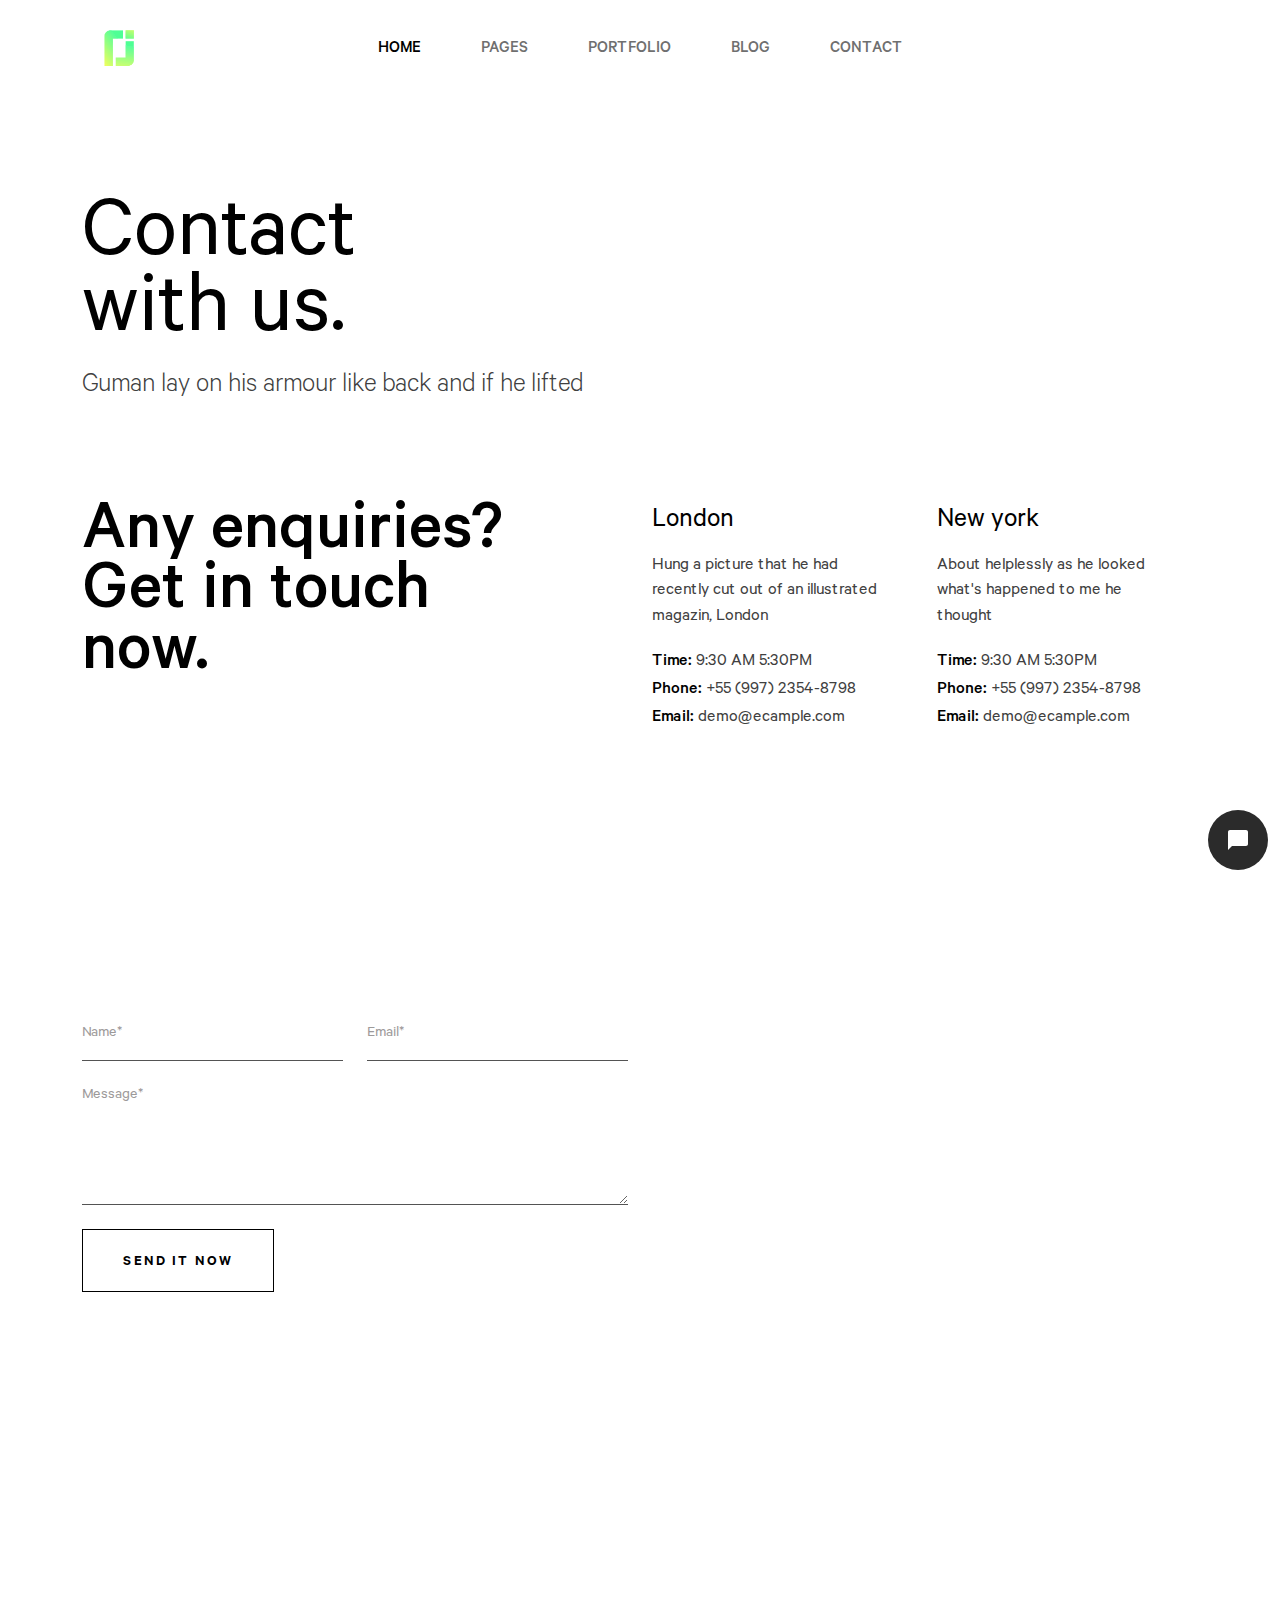
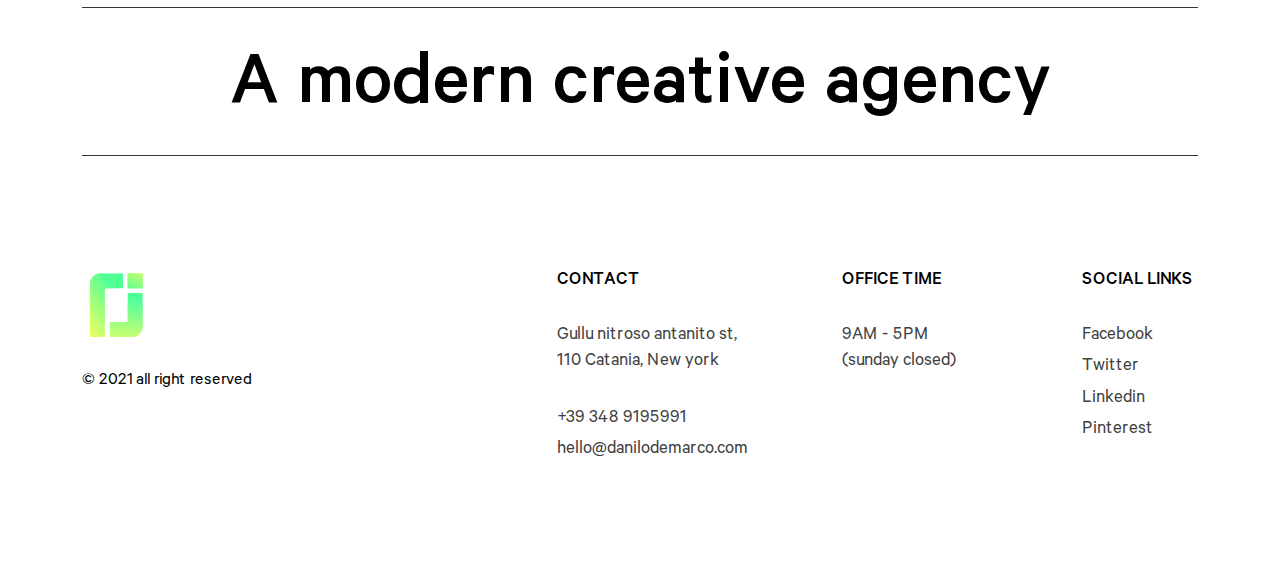
<file: contact.html>
<!doctype html>
<html lang="en">

	<head>

		<meta charset="utf-8">
		<meta name="viewport" content="width=device-width, initial-scale=1, shrink-to-fit=no">
		<meta http-equiv="x-ua-compatible" content="ie=edge">

		<title>Contact - Borne - Agency Portfolio Template</title>

		<!-- fraimwork - css include -->
		<link rel="stylesheet" type="text/css" href="assets/css/bootstrap.min.css">

		<!-- icon font - css include -->
		<link rel="stylesheet" type="text/css" href="assets/css/fontawesome.css">

		<!-- carousel - css include -->
		<link rel="stylesheet" type="text/css" href="assets/css/slick.css">
		<link rel="stylesheet" type="text/css" href="assets/css/slick-theme.css">

		<!-- popup - css include -->
		<link rel="stylesheet" type="text/css" href="assets/css/magnific-popup.css">

		<!-- nice select - css include -->
		<link rel="stylesheet" type="text/css" href="assets/css/nice-select.css">

		<!-- custom - css include -->
		<link rel="stylesheet" type="text/css" href="assets/css/style.css">

	</head>


	<body>

		<!-- body_wrap - start -->
		<div class="body_wrap">

			<!-- backtotop - start -->
			<div class="backtotop">
				<a href="#" class="scroll">
					Back to top
				</a>
			</div>
			<!-- backtotop - end -->

			<!-- preloader - start -->
			<div id="preloader"></div>
			<!-- preloader - end -->

			<!-- live chat - start -->
			<div class="livechat_wrapper">
				<button class="livechat_btn">
					<span>
						<svg width="20" height="20" viewBox="0 0 20 20" fill="none" xmlns="http://www.w3.org/2000/svg">
							<path d="M18 0H2C0.9 0 0 0.9 0 2V20L4 16H18C19.1 16 20 15.1 20 14V2C20 0.9 19.1 0 18 0Z" fill="white"/>
						</svg>
					</span>
					<small>Live Chat</small>
				</button>
			</div>
			<!-- live chat - end -->

			<!-- header_section - start
			================================================== -->
			<header class="header_section header-section-common">
				<div class="header_container">
					<div class="brand_logo">
						<a class="brand_link" href="index.html">
							<img src="assets/images/logo/logo_white_1x.png" srcset="assets/images/logo/logo_white_2x.png 2x" alt="logo_not_found">
						</a>
					</div>

					<nav class="main_menu navbar navbar-expand-lg">
						<button class="mobile_menu_btn navbar-toggler" type="button" data-bs-toggle="collapse" data-bs-target="#main_menu_dropdown" aria-controls="main_menu_dropdown" aria-expanded="false" aria-label="Toggle navigation">
							<i class="fal fa-bars"></i>
						</button>
						<div class="main_menu_inner collapse navbar-collapse" id="main_menu_dropdown">
							<ul class="main_menu_list ul_li_center">
								<li class="active dropdown">
									<a class="nav-link text-uppercase" href="#" id="home_submenu" role="button" data-bs-toggle="dropdown" aria-expanded="false">
										Home
									</a>
									<ul class="submenu dropdown-menu" aria-labelledby="home_submenu">
										<li><a href="index.html">Home V.1</a></li>
										<li><a href="index_2.html">Home V.2</a></li>
										<li><a href="index_3.html">Home V.3</a></li>
									</ul>
								</li>
								<li class="dropdown">
									<a class="nav-link text-uppercase" href="#" id="pages_submenu" role="button" data-bs-toggle="dropdown" aria-expanded="false">
										Pages
									</a>
									<ul class="submenu dropdown-menu" aria-labelledby="pages_submenu">
										<li><a href="about.html">About</a></li>
										<li><a href="shop.html">Shop</a></li>
										<li><a href="shop_details.html">Shop Details</a></li>
										<li><a href="error.html">404 Error</a></li>
									</ul>
								</li>
								<li class="dropdown">
									<a class="nav-link text-uppercase" href="#" id="portfolio_submenu" role="button" data-bs-toggle="dropdown" aria-expanded="false">
										Portfolio
									</a>
									<ul class="submenu dropdown-menu" aria-labelledby="portfolio_submenu">
										<li><a href="portfolio_2column.html">Portfolio 2 Column</a></li>
										<li><a href="portfolio_3column.html">Portfolio 3 Column</a></li>
										<li><a href="portfolio_classic.html">Portfolio Classic</a></li>
										<li><a href="portfolio_filter.html">Portfolio Filter</a></li>
										<li class="dropdown">
											<a href="#" id="portfolio_details_submenu" role="button" data-bs-toggle="dropdown" aria-expanded="false">Portfolio Details</a>
											<ul class="submenu dropdown-menu" aria-labelledby="portfolio_details_submenu">
												<li><a href="portfolio_details.html">Portfolio Details V.1</a></li>
												<li><a href="portfolio_details_2.html">Portfolio Details V.2</a></li>
												<li><a href="portfolio_details_3.html">Portfolio Details V.3</a></li>
											</ul>
										</li>
									</ul>
								</li>
								<li class="dropdown">
									<a class="nav-link text-uppercase" href="#" id="blog_submenu" role="button" data-bs-toggle="dropdown" aria-expanded="false">
										Blog
									</a>
									<ul class="submenu dropdown-menu" aria-labelledby="blog_submenu">
										<li><a href="blog.html">Blog</a></li>
										<li><a href="blog_details.html">Blog Details</a></li>
									</ul>
								</li>
								<li>
									<a class="nav-link text-uppercase" href="contact.html">Contact</a>
								</li>
							</ul>
						</div>
					</nav>

					<ul class="header_contact_info ul_li_block text-end text-uppercase">
						<li><a href="#!">borne@mail.com</a></li>
						<li><a href="#!">(012) 880 1681</a></li>
					</ul>
				</div>
			</header>
			<!-- header_section - end
			================================================== -->

			<!-- main body - start
			================================================== -->
			<main>

				<!-- breadcrumb_section - start
				================================================== -->
				<section class="breadcrumb_section">
					<div class="container">
						<h1 class="page_title">
							<span class="d-block">Contact </span>
							<span class="d-block">with us.</span>
						</h1>
						<p class="mb-0">
							Guman lay on his armour like back and if he lifted
						</p>
					</div>
				</section>
				<!-- breadcrumb_section - end
				================================================== -->

				<!-- contact_section - start
				================================================== -->
				<section class="contact_section">
					<div class="container">
						<div class="row justify-content-lg-between">
							<div class="col-lg-5">
								<div class="section_title">
									<h2 class="big_title mb-0 text_effect_wrap">
										<span class="text_effect_wrap1">
											<span class="text_effect_wrap2">
												<span class="text_effect_wrap3">Any enquiries? </span>
											</span>
										</span>
										<span class="text_effect_wrap1">
											<span class="text_effect_wrap2">
												<span class="text_effect_wrap3">Get in touch </span>
											</span>
										</span>
										<span class="text_effect_wrap1">
											<span class="text_effect_wrap2">
												<span class="text_effect_wrap3">now.</span>
											</span>
										</span>
									</h2>
								</div>
							</div>

							<div class="col-lg-6">
								<div class="row">
									<div class="col-lg-6 col-md-6 col-sm-6">
										<div class="main_contact_info">
											<h3 class="area_title">London</h3>
											<p>
												Hung a picture that he had recently cut out of an illustrated magazin, London
											</p>
											<ul class="ul_li_block">
												<li><span>Time:</span> 9:30 AM 5:30PM</li>
												<li><span>Phone:</span> +55 (997) 2354-8798</li>
												<li><span>Email:</span> demo@ecample.com</li>
											</ul>
										</div>
									</div>

									<div class="col-lg-6 col-md-6 col-sm-6">
										<div class="main_contact_info">
											<h3 class="area_title">New york</h3>
											<p>
												About helplessly as he looked what's happened to me he thought
											</p>
											<ul class="ul_li_block">
												<li><span>Time:</span> 9:30 AM 5:30PM</li>
												<li><span>Phone:</span> +55 (997) 2354-8798</li>
												<li><span>Email:</span> demo@ecample.com</li>
											</ul>
										</div>
									</div>
								</div>
							</div>
						</div>

						<div class="contact_form_area section_space">
							<div class="row align-items-center">
								<div class="col-lg-6">
									<div class="main_contact_form">
										<form action="#">
											<div class="row">
												<div class="col-md-6">
													<div class="form_item">
														<input id="contact-form-name" type="text" name="name" placeholder="Name*">
													</div>
												</div>
												<div class="col-md-6">
													<div class="form_item">
														<input id="contact-form-email" type="email" name="email" placeholder="Email*">
													</div>
												</div>
											</div>
											<div class="form_item">
												<textarea id="contact-form-message" name="message" placeholder="Message*"></textarea>
											</div>
											<div>
												<div id="form-msg"></div> 
												<button id="contact-form-submit" class="btn btn_border border_light text-uppercase" type="submit">Send It Now</button>
											</div>
										</form>
									</div>
								</div>

								<div class="col-lg-6">
									<div class="map_section">
						                <iframe src="https://www.google.com/maps/embed?pb=!1m18!1m12!1m3!1d193595.9147703055!2d-74.11976314309273!3d40.69740344223377!2m3!1f0!2f0!3f0!3m2!1i1024!2i768!4f13.1!3m3!1m2!1s0x89c24fa5d33f083b%3A0xc80b8f06e177fe62!2sNew+York%2C+NY%2C+USA!5e0!3m2!1sen!2sbd!4v1547528325671" allowfullscreen></iframe>
									</div>
								</div>
							</div>
						</div>
					</div>
				</section>
				<!-- contact_section - end
				================================================== -->

			</main>
			<!-- main body - end
			================================================== -->

			<!-- footer_section - start
			================================================== -->
			<footer class="footer_section">
				<div class="container">

					<h2 class="biggest_title text-center">A modern creative agency</h2>

					<div class="footer_widget_area">
						<div class="row">
							<div class="col-lg-5 col-md-12">
								<div class="footer_widget">
									<div class="footer_copyright">
										<div class="footer-logo">
											<img src="assets/images/logo/logo_white_1x.png" srcset="assets/images/logo/logo_white_2x.png 2x" alt="logo_not_found">
										</div>
										<p class="mb-0">© 2021  all right reserved</p>
									</div>
								</div>
							</div>

							<div class="col-lg-3 col-md-4 col-sm-4">
								<div class="footer_widget footer_contact_info">
									<h3 class="footer_widget_title text-uppercase">Contact</h3>
									<ul class="ul_li_block">
										<li>
											<span class="d-block">Gullu nitroso antanito st,</span> 110 Catania, New york
										</li>
										<li><a href="#!">+39 348 9195991</a></li>
										<li><a href="#!">hello@danilodemarco.com</a></li>
									</ul>
								</div>
							</div>

							<div class="col-lg-2 col-md-4 col-sm-4">
								<div class="footer_widget footer_office_time">
									<h3 class="footer_widget_title text-uppercase">Office Time</h3>
									<ul class="ul_li_block">
										<li>9AM - 5PM</li>
										<li>(sunday closed)</li>
									</ul>
								</div>
							</div>

							<div class="col-lg-2 col-md-4 col-sm-4">
								<div class="footer_widget social_text_layout">
									<h3 class="footer_widget_title text-uppercase">Social Links</h3>
									<ul class="ul_li_block">
										<li><a href="#!">Facebook</a></li>
										<li><a href="#!">Twitter</a></li>
										<li><a href="#!">Linkedin</a></li>
										<li><a href="#!">Pinterest</a></li>
									</ul>
								</div>
							</div>
						</div>
					</div>
					
				</div>
			</footer>
			<!-- footer_section - end
			================================================== -->

		</div>
		<!-- body_wrap - end -->

		<!-- framwork - jquery include -->
		<script src="assets/js/jquery.min.js"></script>
		<script src="assets/js/popper.min.js"></script>
		<script src="assets/js/bootstrap.min.js"></script>

		<!-- jquery plugins -->
		<script src="assets/js/jquery-plugins-collection.js"></script>

		<!-- custom js -->
		<script src="assets/js/main.js"></script>

	</body>
</html>
</file>
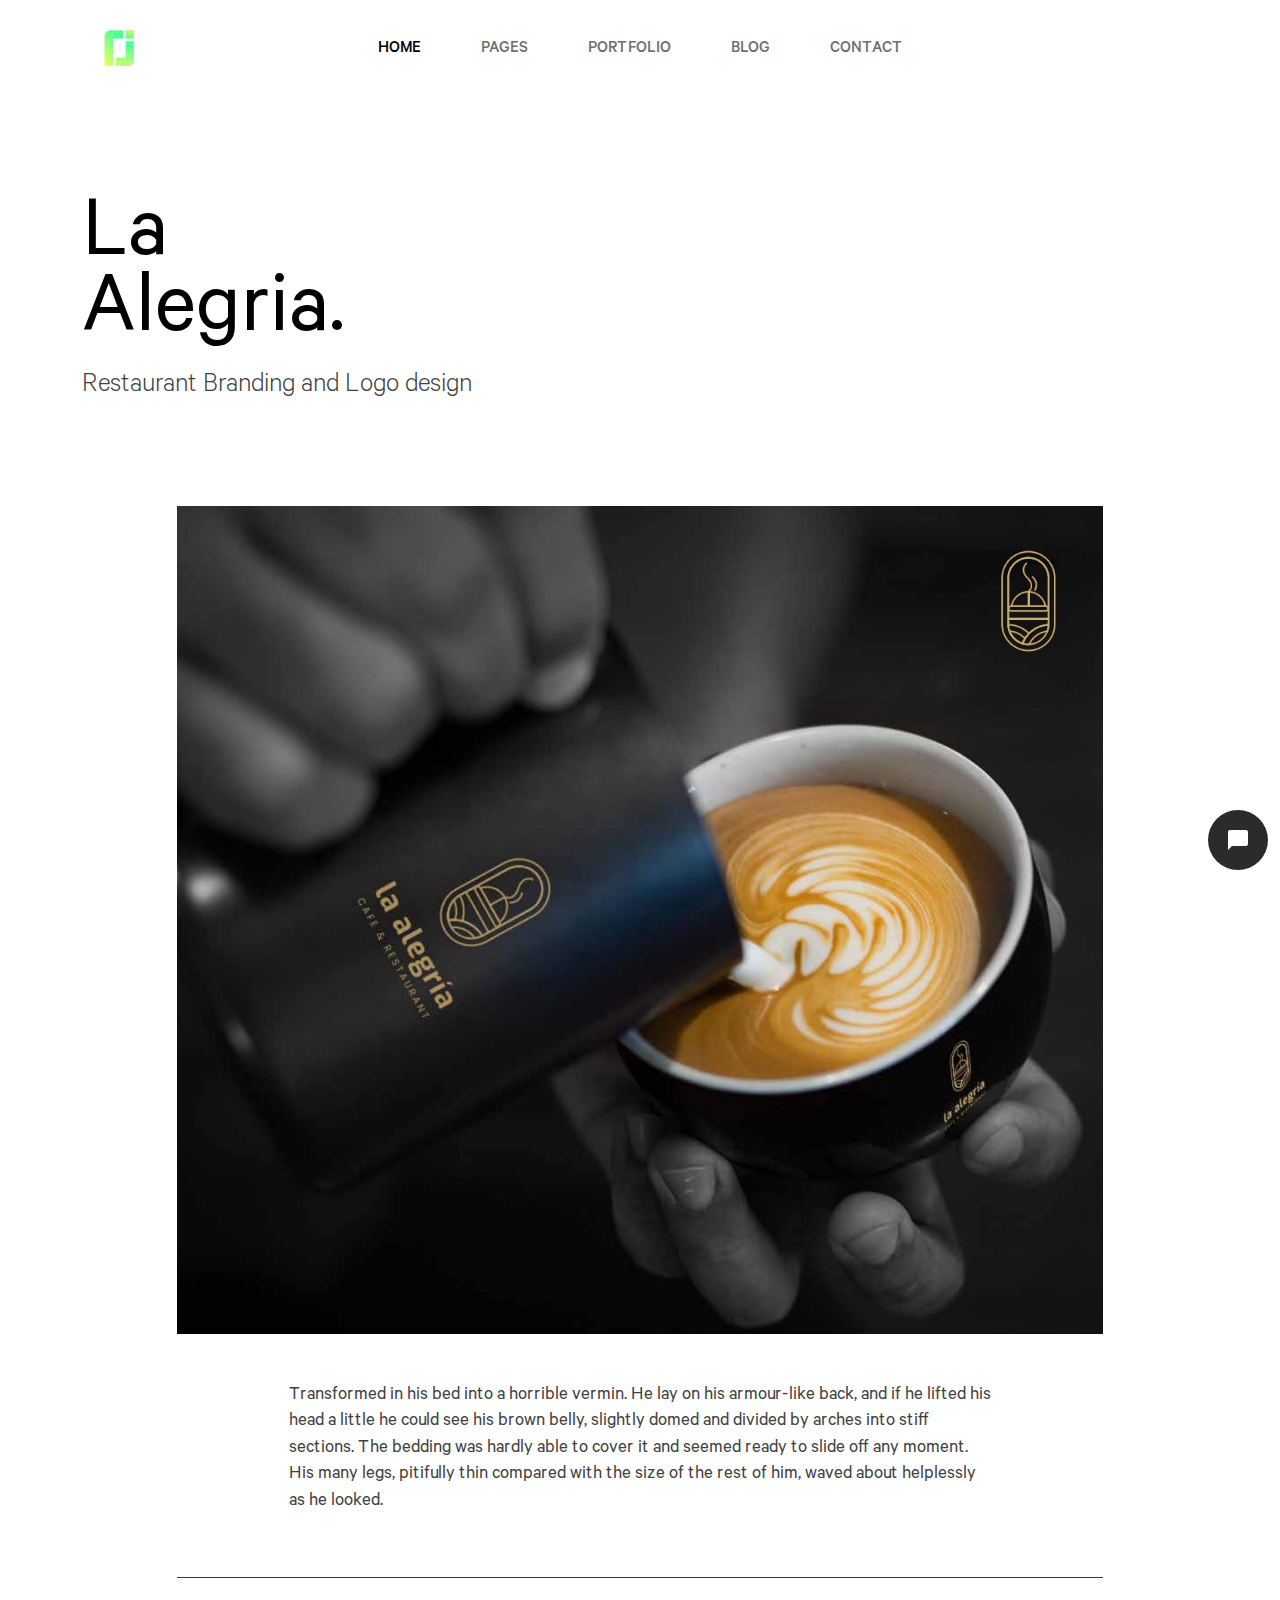
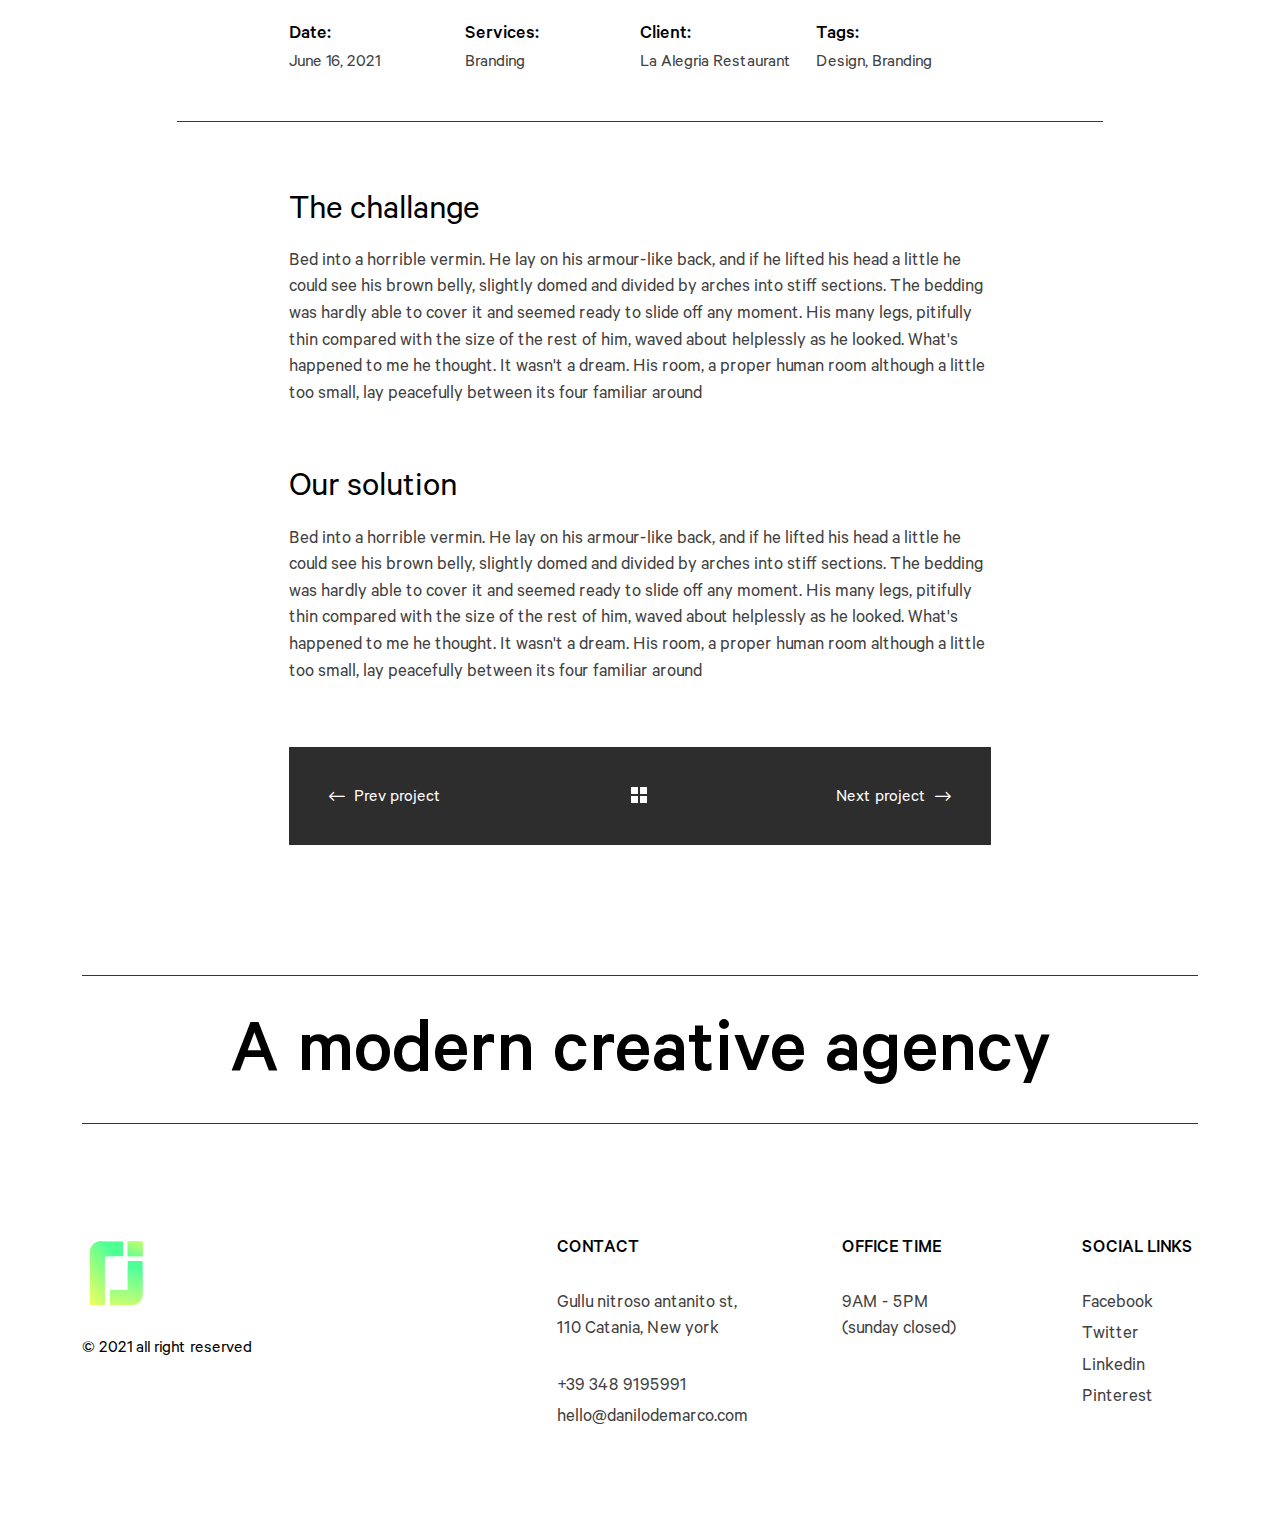
<file: portfolio_aleg.html>
<!doctype html>
<html lang="en">

	<head>

		<meta charset="utf-8">
		<meta name="viewport" content="width=device-width, initial-scale=1, shrink-to-fit=no">
		<meta http-equiv="x-ua-compatible" content="ie=edge">

		<title>Portfolio Details - Borne - Agency Portfolio Template</title>

		<!-- fraimwork - css include -->
		<link rel="stylesheet" type="text/css" href="assets/css/bootstrap.min.css">

		<!-- icon font - css include -->
		<link rel="stylesheet" type="text/css" href="assets/css/fontawesome.css">

		<!-- carousel - css include -->
		<link rel="stylesheet" type="text/css" href="assets/css/slick.css">
		<link rel="stylesheet" type="text/css" href="assets/css/slick-theme.css">

		<!-- popup - css include -->
		<link rel="stylesheet" type="text/css" href="assets/css/magnific-popup.css">

		<!-- nice select - css include -->
		<link rel="stylesheet" type="text/css" href="assets/css/nice-select.css">

		<!-- custom - css include -->
		<link rel="stylesheet" type="text/css" href="assets/css/style.css">

	</head>


	<body>

		<!-- body_wrap - start -->
		<div class="body_wrap">

			<!-- backtotop - start -->
			<div class="backtotop">
				<a href="#" class="scroll">
					Back to top
				</a>
			</div>
			<!-- backtotop - end -->

			<!-- preloader - start -->
			<div id="preloader"></div>
			<!-- preloader - end -->

			<!-- live chat - start -->
			<div class="livechat_wrapper">
				<button class="livechat_btn">
					<span>
						<svg width="20" height="20" viewBox="0 0 20 20" fill="none" xmlns="http://www.w3.org/2000/svg">
							<path d="M18 0H2C0.9 0 0 0.9 0 2V20L4 16H18C19.1 16 20 15.1 20 14V2C20 0.9 19.1 0 18 0Z" fill="white"/>
						</svg>
					</span>
					<small>Live Chat</small>
				</button>
			</div>
			<!-- live chat - end -->

			<!-- header_section - start
			================================================== -->
			<header class="header_section header-section-common">
				<div class="header_container">
					<div class="brand_logo">
						<a class="brand_link" href="index.html">
							<img src="assets/images/logo/logo_white_1x.png" srcset="assets/images/logo/logo_white_2x.png 2x" alt="logo_not_found">
						</a>
					</div>

					<nav class="main_menu navbar navbar-expand-lg">
						<button class="mobile_menu_btn navbar-toggler" type="button" data-bs-toggle="collapse" data-bs-target="#main_menu_dropdown" aria-controls="main_menu_dropdown" aria-expanded="false" aria-label="Toggle navigation">
							<i class="fal fa-bars"></i>
						</button>
						<div class="main_menu_inner collapse navbar-collapse" id="main_menu_dropdown">
							<ul class="main_menu_list ul_li_center">
								<li class="active dropdown">
									<a class="nav-link text-uppercase" href="#" id="home_submenu" role="button" data-bs-toggle="dropdown" aria-expanded="false">
										Home
									</a>
									<ul class="submenu dropdown-menu" aria-labelledby="home_submenu">
										<li><a href="index.html">Home V.1</a></li>
										<li><a href="index_2.html">Home V.2</a></li>
										<li><a href="index_3.html">Home V.3</a></li>
									</ul>
								</li>
								<li class="dropdown">
									<a class="nav-link text-uppercase" href="#" id="pages_submenu" role="button" data-bs-toggle="dropdown" aria-expanded="false">
										Pages
									</a>
									<ul class="submenu dropdown-menu" aria-labelledby="pages_submenu">
										<li><a href="about.html">About</a></li>
										<li><a href="shop.html">Shop</a></li>
										<li><a href="shop_details.html">Shop Details</a></li>
										<li><a href="error.html">404 Error</a></li>
									</ul>
								</li>
								<li class="dropdown">
									<a class="nav-link text-uppercase" href="#" id="portfolio_submenu" role="button" data-bs-toggle="dropdown" aria-expanded="false">
										Portfolio
									</a>
									<ul class="submenu dropdown-menu" aria-labelledby="portfolio_submenu">
										<li><a href="portfolio_2column.html">Portfolio 2 Column</a></li>
										<li><a href="portfolio_3column.html">Portfolio 3 Column</a></li>
										<li><a href="portfolio_classic.html">Portfolio Classic</a></li>
										<li><a href="portfolio_filter.html">Portfolio Filter</a></li>
										<li class="dropdown">
											<a href="#" id="portfolio_details_submenu" role="button" data-bs-toggle="dropdown" aria-expanded="false">Portfolio Details</a>
											<ul class="submenu dropdown-menu" aria-labelledby="portfolio_details_submenu">
												<li><a href="portfolio_details.html">Portfolio Details V.1</a></li>
												<li><a href="portfolio_details_2.html">Portfolio Details V.2</a></li>
												<li><a href="portfolio_details_3.html">Portfolio Details V.3</a></li>
											</ul>
										</li>
									</ul>
								</li>
								<li class="dropdown">
									<a class="nav-link text-uppercase" href="#" id="blog_submenu" role="button" data-bs-toggle="dropdown" aria-expanded="false">
										Blog
									</a>
									<ul class="submenu dropdown-menu" aria-labelledby="blog_submenu">
										<li><a href="blog.html">Blog</a></li>
										<li><a href="blog_details.html">Blog Details</a></li>
									</ul>
								</li>
								<li>
									<a class="nav-link text-uppercase" href="contact.html">Contact</a>
								</li>
							</ul>
						</div>
					</nav>

					<ul class="header_contact_info ul_li_block text-end text-uppercase">
						<li><a href="#!">borne@mail.com</a></li>
						<li><a href="#!">(012) 880 1681</a></li>
					</ul>
				</div>
			</header>
			<!-- header_section - end
			================================================== -->

			<!-- main body - start
			================================================== -->
			<main>

				<!-- breadcrumb_section - start
				================================================== -->
				<section class="breadcrumb_section">
					<div class="container">
						<h1 class="page_title">
							<span class="d-block">La </span>
							<span class="d-block">Alegria.</span>
						</h1>
						<p class="mb-0">
							Restaurant Branding and Logo design
						</p>
					</div>
				</section>
				<!-- breadcrumb_section - end
				================================================== -->

				<!-- details_section - start
				================================================== -->
				<section class="details_section section_space pt-0">
					<div class="container">
						<div class="row justify-content-center">
							<div class="col-lg-10 col-md-10">
								<div class="details_image">
									<img src="assets/images/portfolio/aleg2.jpg" alt="image_not_found">
								</div>

								<div class="details_content">
									<div class="details_content_space">
										<p>
											Transformed in his bed into a horrible vermin. He lay on his armour-like back, and if he lifted his head a little he could see his brown belly, slightly domed and divided by arches into stiff sections. The bedding was hardly able to cover it and seemed ready to slide off any moment. His many legs, pitifully thin compared with the size of the rest of him, waved about helplessly as he looked.
										</p>
									</div>
									<ul class="portfolio_details_info ul_li">
										<li>
											<h4>Date:</h4>
											<p class="mb-0">June 16, 2021</p>
										</li>
										<li>
											<h4>Services:</h4>
											<p class="mb-0">Branding</p>
										</li>
										<li>
											<h4>Client:</h4>
											<p class="mb-0">La Alegria Restaurant</p>
										</li>
										<li>
											<h4>Tags:</h4>
											<p class="mb-0">Design, Branding</p>
										</li>
									</ul>
									<div class="details_content_space pb-0">
										<h3 class="title_text">The challange</h3>
										<p>
											Bed into a horrible vermin. He lay on his armour-like back, and if he lifted his head a little he could see his brown belly, slightly domed and divided by arches into stiff sections. The bedding was hardly able to cover it and seemed ready to slide off any moment. His many legs, pitifully thin compared with the size of the rest of him, waved about helplessly as he looked. What's happened to me he thought. It wasn't a dream. His room, a proper human room although a little too small, lay peacefully between its four familiar around 
										</p>

										<h3 class="title_text">Our solution</h3>
										<p>
											Bed into a horrible vermin. He lay on his armour-like back, and if he lifted his head a little he could see his brown belly, slightly domed and divided by arches into stiff sections. The bedding was hardly able to cover it and seemed ready to slide off any moment. His many legs, pitifully thin compared with the size of the rest of him, waved about helplessly as he looked. What's happened to me he thought. It wasn't a dream. His room, a proper human room although a little too small, lay peacefully between its four familiar around 
										</p>

										<div class="nextprev_post_wrap">
											<a class="prev_post" href="#!"><i class="fal fa-long-arrow-left"></i> Prev project</a>
											<a class="view_more" href="portfolio_2column.html">
												<svg width="16" height="16" viewBox="0 0 16 16" fill="none" xmlns="http://www.w3.org/2000/svg">
													<path d="M0 0H7V7H0V0ZM9 0V7H16V0H9ZM0 16H7V9H0V16ZM9 16H16V9H9V16Z" fill="white"/>
												</svg>
											</a>
											<a class="next_post" href="#!">Next project <i class="fal fa-long-arrow-right"></i></a>
										</div>
									</div>
								</div>
							</div>
						</div>
					</div>
				</section>
				<!-- details_section - end
				================================================== -->

			</main>
			<!-- main body - end
			================================================== -->

			<!-- footer_section - start
			================================================== -->
			<footer class="footer_section">
				<div class="container">
					<h2 class="biggest_title text-center">A modern creative agency</h2>
					<div class="footer_widget_area">
						<div class="row">
							<div class="col-lg-5 col-md-12">
								<div class="footer_widget">
									<div class="footer_copyright">
										<div class="footer-logo">
											<img src="assets/images/logo/logo_white_1x.png" srcset="assets/images/logo/logo_white_2x.png 2x" alt="logo_not_found">
										</div>
										<p class="mb-0">© 2021  all right reserved</p>
									</div>
								</div>
							</div>

							<div class="col-lg-3 col-md-4 col-sm-4">
								<div class="footer_widget footer_contact_info">
									<h3 class="footer_widget_title text-uppercase">Contact</h3>
									<ul class="ul_li_block">
										<li>
											<span class="d-block">Gullu nitroso antanito st,</span> 110 Catania, New york
										</li>
										<li><a href="#!">+39 348 9195991</a></li>
										<li><a href="#!">hello@danilodemarco.com</a></li>
									</ul>
								</div>
							</div>

							<div class="col-lg-2 col-md-4 col-sm-4">
								<div class="footer_widget footer_office_time">
									<h3 class="footer_widget_title text-uppercase">Office Time</h3>
									<ul class="ul_li_block">
										<li>9AM - 5PM</li>
										<li>(sunday closed)</li>
									</ul>
								</div>
							</div>

							<div class="col-lg-2 col-md-4 col-sm-4">
								<div class="footer_widget social_text_layout">
									<h3 class="footer_widget_title text-uppercase">Social Links</h3>
									<ul class="ul_li_block">
										<li><a href="#!">Facebook</a></li>
										<li><a href="#!">Twitter</a></li>
										<li><a href="#!">Linkedin</a></li>
										<li><a href="#!">Pinterest</a></li>
									</ul>
								</div>
							</div>
						</div>
					</div>
				</div>
			</footer>
			<!-- footer_section - end
			================================================== -->

		</div>
		<!-- body_wrap - end -->

		<!-- framwork - jquery include -->
		<script src="assets/js/jquery.min.js"></script>
		<script src="assets/js/popper.min.js"></script>
		<script src="assets/js/bootstrap.min.js"></script>

		<!-- jquery plugins -->
		<script src="assets/js/jquery-plugins-collection.js"></script>

		<!-- custom js -->
		<script src="assets/js/main.js"></script>

	</body>
</html>
</file>
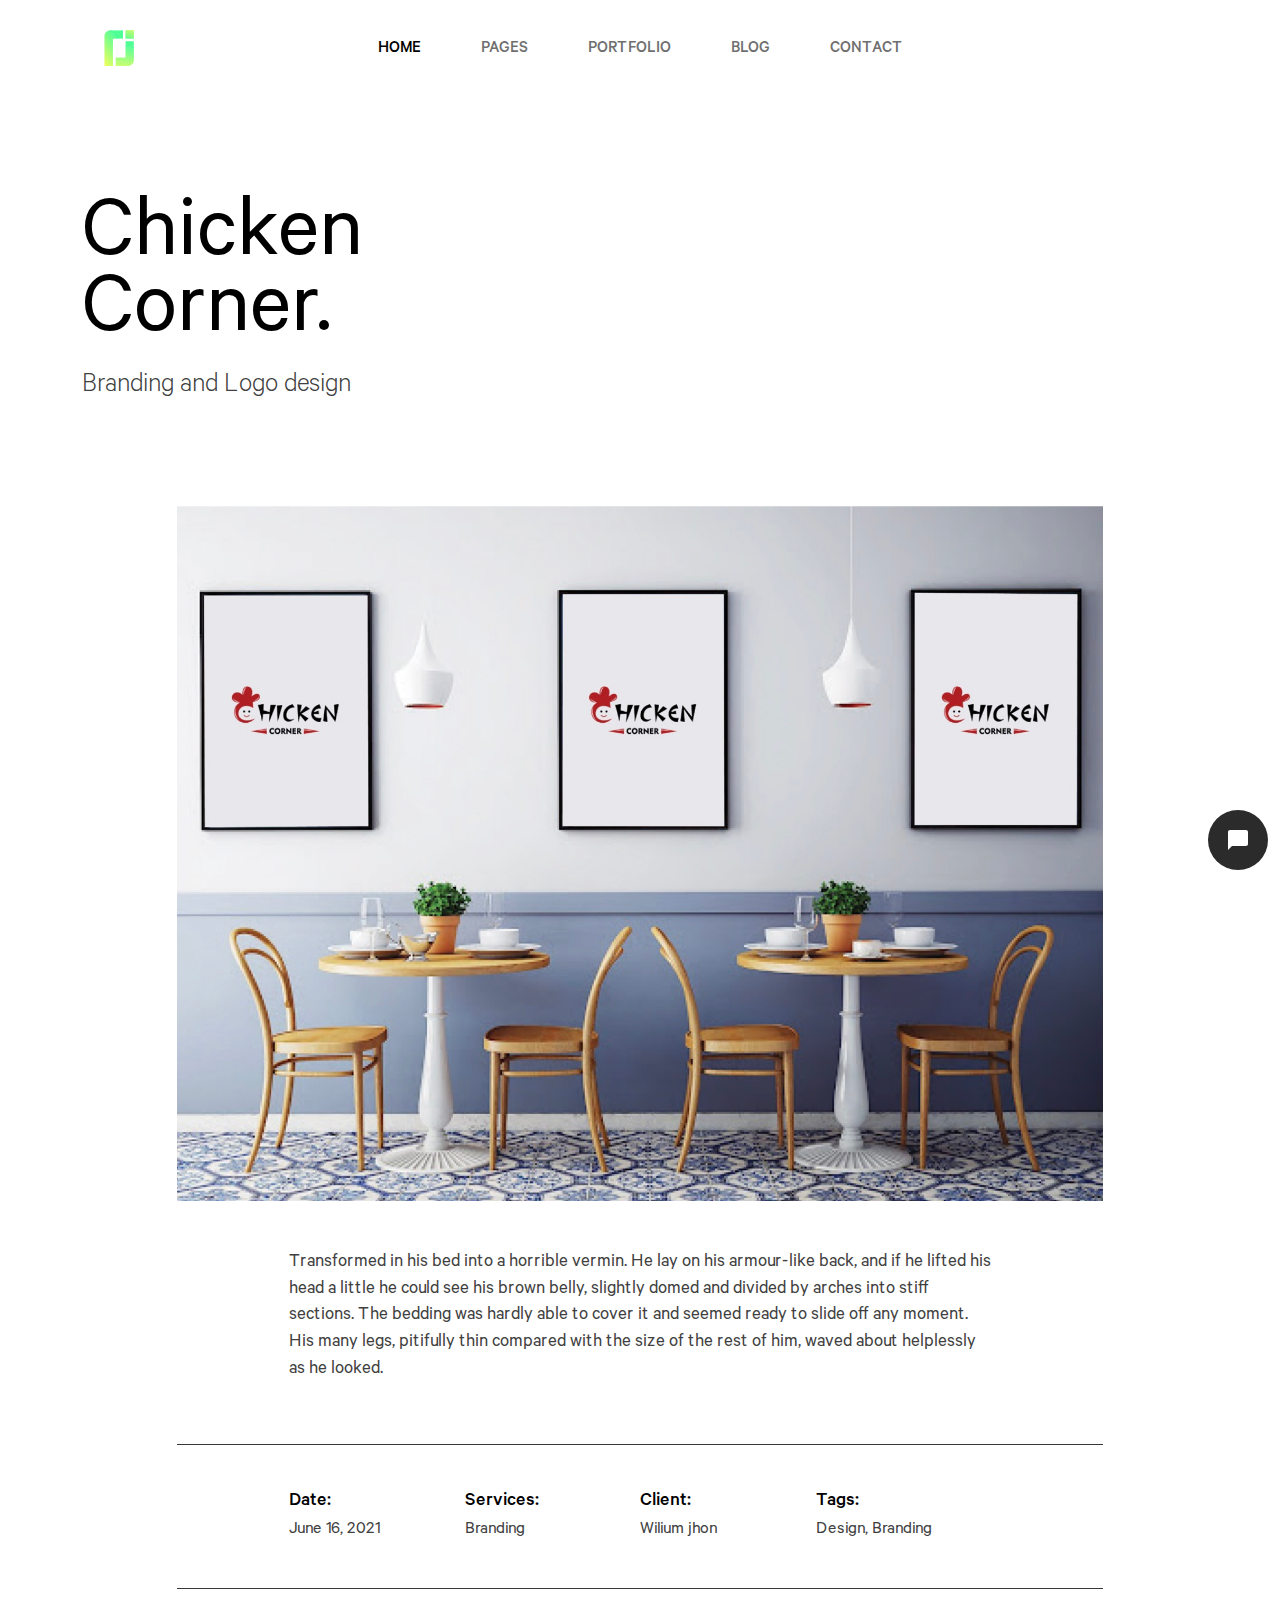
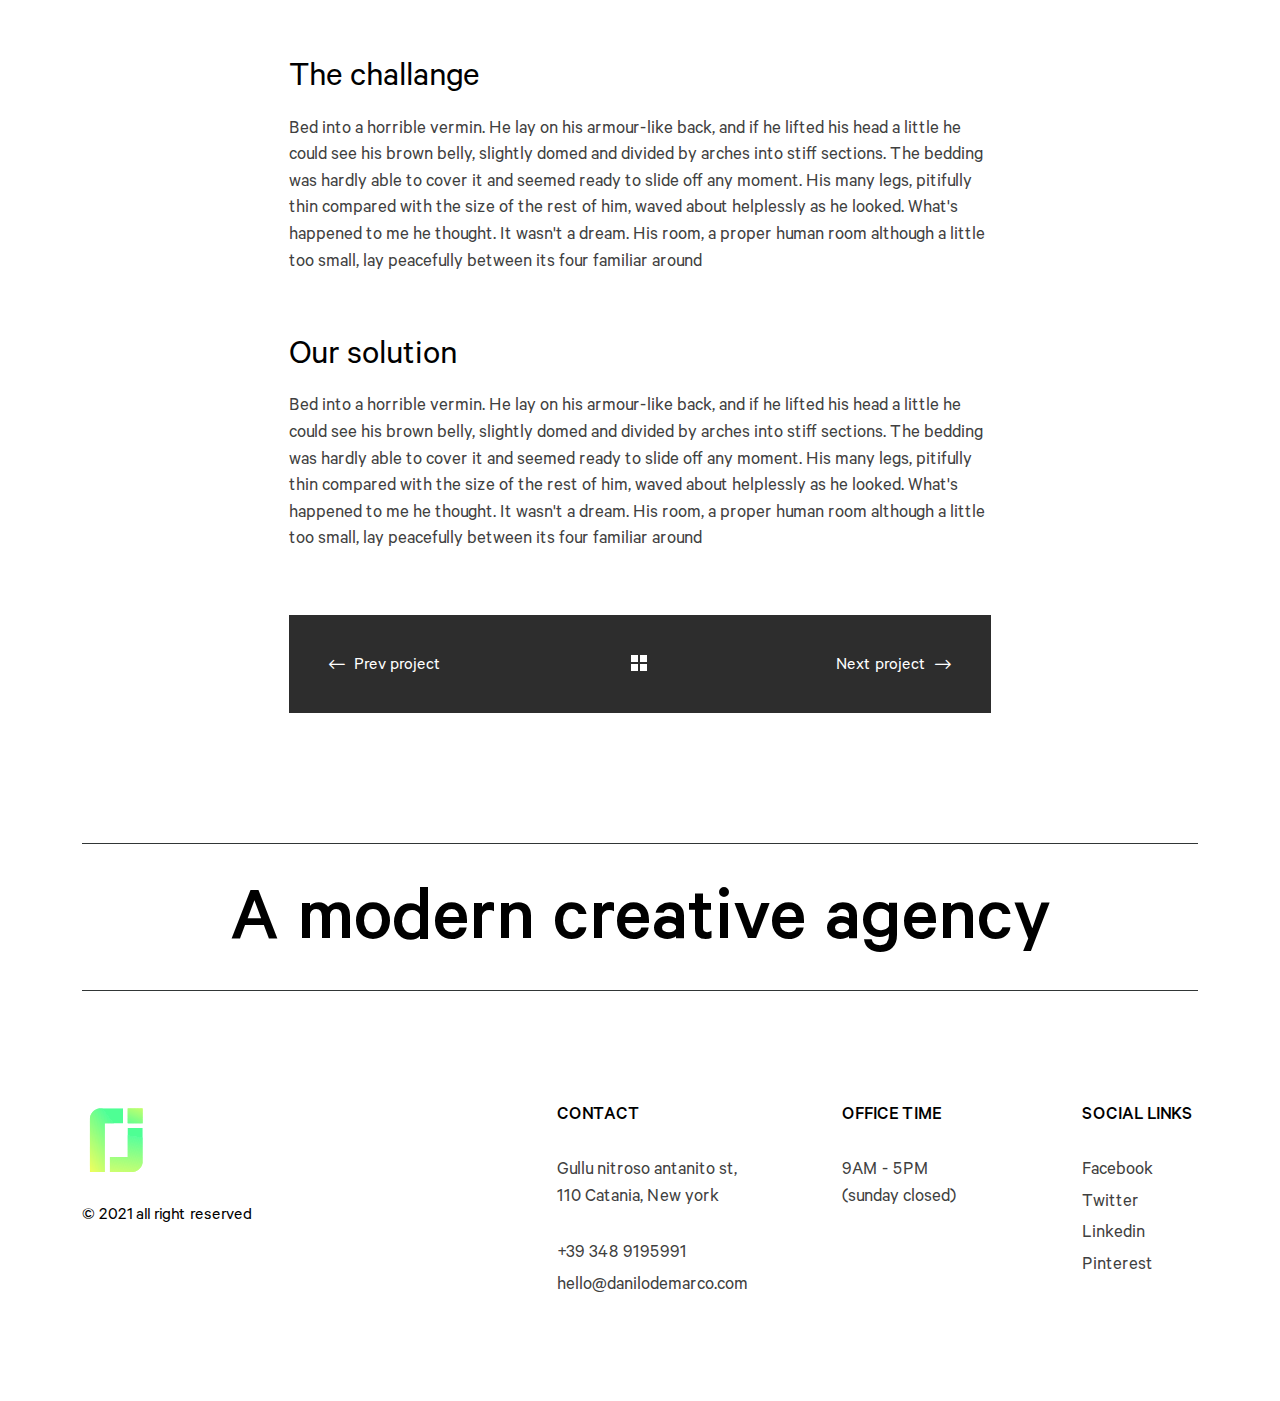
<file: portfolio_chicken_corner.html>
<!doctype html>
<html lang="en">

	<head>

		<meta charset="utf-8">
		<meta name="viewport" content="width=device-width, initial-scale=1, shrink-to-fit=no">
		<meta http-equiv="x-ua-compatible" content="ie=edge">

		<title>Portfolio Details - Borne - Agency Portfolio Template</title>

		<!-- fraimwork - css include -->
		<link rel="stylesheet" type="text/css" href="assets/css/bootstrap.min.css">

		<!-- icon font - css include -->
		<link rel="stylesheet" type="text/css" href="assets/css/fontawesome.css">

		<!-- carousel - css include -->
		<link rel="stylesheet" type="text/css" href="assets/css/slick.css">
		<link rel="stylesheet" type="text/css" href="assets/css/slick-theme.css">

		<!-- popup - css include -->
		<link rel="stylesheet" type="text/css" href="assets/css/magnific-popup.css">

		<!-- nice select - css include -->
		<link rel="stylesheet" type="text/css" href="assets/css/nice-select.css">

		<!-- custom - css include -->
		<link rel="stylesheet" type="text/css" href="assets/css/style.css">

	</head>


	<body>

		<!-- body_wrap - start -->
		<div class="body_wrap">

			<!-- backtotop - start -->
			<div class="backtotop">
				<a href="#" class="scroll">
					Back to top
				</a>
			</div>
			<!-- backtotop - end -->

			<!-- preloader - start -->
			<div id="preloader"></div>
			<!-- preloader - end -->

			<!-- live chat - start -->
			<div class="livechat_wrapper">
				<button class="livechat_btn">
					<span>
						<svg width="20" height="20" viewBox="0 0 20 20" fill="none" xmlns="http://www.w3.org/2000/svg">
							<path d="M18 0H2C0.9 0 0 0.9 0 2V20L4 16H18C19.1 16 20 15.1 20 14V2C20 0.9 19.1 0 18 0Z" fill="white"/>
						</svg>
					</span>
					<small>Live Chat</small>
				</button>
			</div>
			<!-- live chat - end -->

			<!-- header_section - start
			================================================== -->
			<header class="header_section header-section-common">
				<div class="header_container">
					<div class="brand_logo">
						<a class="brand_link" href="index.html">
							<img src="assets/images/logo/logo_white_1x.png" srcset="assets/images/logo/logo_white_2x.png 2x" alt="logo_not_found">
						</a>
					</div>

					<nav class="main_menu navbar navbar-expand-lg">
						<button class="mobile_menu_btn navbar-toggler" type="button" data-bs-toggle="collapse" data-bs-target="#main_menu_dropdown" aria-controls="main_menu_dropdown" aria-expanded="false" aria-label="Toggle navigation">
							<i class="fal fa-bars"></i>
						</button>
						<div class="main_menu_inner collapse navbar-collapse" id="main_menu_dropdown">
							<ul class="main_menu_list ul_li_center">
								<li class="active dropdown">
									<a class="nav-link text-uppercase" href="#" id="home_submenu" role="button" data-bs-toggle="dropdown" aria-expanded="false">
										Home
									</a>
									<ul class="submenu dropdown-menu" aria-labelledby="home_submenu">
										<li><a href="index.html">Home V.1</a></li>
										<li><a href="index_2.html">Home V.2</a></li>
										<li><a href="index_3.html">Home V.3</a></li>
									</ul>
								</li>
								<li class="dropdown">
									<a class="nav-link text-uppercase" href="#" id="pages_submenu" role="button" data-bs-toggle="dropdown" aria-expanded="false">
										Pages
									</a>
									<ul class="submenu dropdown-menu" aria-labelledby="pages_submenu">
										<li><a href="about.html">About</a></li>
										<li><a href="shop.html">Shop</a></li>
										<li><a href="shop_details.html">Shop Details</a></li>
										<li><a href="error.html">404 Error</a></li>
									</ul>
								</li>
								<li class="dropdown">
									<a class="nav-link text-uppercase" href="#" id="portfolio_submenu" role="button" data-bs-toggle="dropdown" aria-expanded="false">
										Portfolio
									</a>
									<ul class="submenu dropdown-menu" aria-labelledby="portfolio_submenu">
										<li><a href="portfolio_2column.html">Portfolio 2 Column</a></li>
										<li><a href="portfolio_3column.html">Portfolio 3 Column</a></li>
										<li><a href="portfolio_classic.html">Portfolio Classic</a></li>
										<li><a href="portfolio_filter.html">Portfolio Filter</a></li>
										<li class="dropdown">
											<a href="#" id="portfolio_details_submenu" role="button" data-bs-toggle="dropdown" aria-expanded="false">Portfolio Details</a>
											<ul class="submenu dropdown-menu" aria-labelledby="portfolio_details_submenu">
												<li><a href="portfolio_details.html">Portfolio Details V.1</a></li>
												<li><a href="portfolio_details_2.html">Portfolio Details V.2</a></li>
												<li><a href="portfolio_details_3.html">Portfolio Details V.3</a></li>
											</ul>
										</li>
									</ul>
								</li>
								<li class="dropdown">
									<a class="nav-link text-uppercase" href="#" id="blog_submenu" role="button" data-bs-toggle="dropdown" aria-expanded="false">
										Blog
									</a>
									<ul class="submenu dropdown-menu" aria-labelledby="blog_submenu">
										<li><a href="blog.html">Blog</a></li>
										<li><a href="blog_details.html">Blog Details</a></li>
									</ul>
								</li>
								<li>
									<a class="nav-link text-uppercase" href="contact.html">Contact</a>
								</li>
							</ul>
						</div>
					</nav>

					<ul class="header_contact_info ul_li_block text-end text-uppercase">
						<li><a href="#!">borne@mail.com</a></li>
						<li><a href="#!">(012) 880 1681</a></li>
					</ul>
				</div>
			</header>
			<!-- header_section - end
			================================================== -->

			<!-- main body - start
			================================================== -->
			<main>

				<!-- breadcrumb_section - start
				================================================== -->
				<section class="breadcrumb_section">
					<div class="container">
						<h1 class="page_title">
							<span class="d-block">Chicken </span>
							<span class="d-block">Corner.</span>
						</h1>
						<p class="mb-0">
							Branding and Logo design
						</p>
					</div>
				</section>
				<!-- breadcrumb_section - end
				================================================== -->

				<!-- details_section - start
				================================================== -->
				<section class="details_section section_space pt-0">
					<div class="container">
						<div class="row justify-content-center">
							<div class="col-lg-10 col-md-10">
								<div class="details_image">
									<img src="assets/images/portfolio/chicken.jpg" alt="image_not_found">
								</div>

								<div class="details_content">
									<div class="details_content_space">
										<p>
											Transformed in his bed into a horrible vermin. He lay on his armour-like back, and if he lifted his head a little he could see his brown belly, slightly domed and divided by arches into stiff sections. The bedding was hardly able to cover it and seemed ready to slide off any moment. His many legs, pitifully thin compared with the size of the rest of him, waved about helplessly as he looked.
										</p>
									</div>
									<ul class="portfolio_details_info ul_li">
										<li>
											<h4>Date:</h4>
											<p class="mb-0">June 16, 2021</p>
										</li>
										<li>
											<h4>Services:</h4>
											<p class="mb-0">Branding</p>
										</li>
										<li>
											<h4>Client:</h4>
											<p class="mb-0">Wilium jhon</p>
										</li>
										<li>
											<h4>Tags:</h4>
											<p class="mb-0">Design, Branding</p>
										</li>
									</ul>
									<div class="details_content_space pb-0">
										<h3 class="title_text">The challange</h3>
										<p>
											Bed into a horrible vermin. He lay on his armour-like back, and if he lifted his head a little he could see his brown belly, slightly domed and divided by arches into stiff sections. The bedding was hardly able to cover it and seemed ready to slide off any moment. His many legs, pitifully thin compared with the size of the rest of him, waved about helplessly as he looked. What's happened to me he thought. It wasn't a dream. His room, a proper human room although a little too small, lay peacefully between its four familiar around 
										</p>

										<h3 class="title_text">Our solution</h3>
										<p>
											Bed into a horrible vermin. He lay on his armour-like back, and if he lifted his head a little he could see his brown belly, slightly domed and divided by arches into stiff sections. The bedding was hardly able to cover it and seemed ready to slide off any moment. His many legs, pitifully thin compared with the size of the rest of him, waved about helplessly as he looked. What's happened to me he thought. It wasn't a dream. His room, a proper human room although a little too small, lay peacefully between its four familiar around 
										</p>

										<div class="nextprev_post_wrap">
											<a class="prev_post" href="#!"><i class="fal fa-long-arrow-left"></i> Prev project</a>
											<a class="view_more" href="portfolio_2column.html">
												<svg width="16" height="16" viewBox="0 0 16 16" fill="none" xmlns="http://www.w3.org/2000/svg">
													<path d="M0 0H7V7H0V0ZM9 0V7H16V0H9ZM0 16H7V9H0V16ZM9 16H16V9H9V16Z" fill="white"/>
												</svg>
											</a>
											<a class="next_post" href="#!">Next project <i class="fal fa-long-arrow-right"></i></a>
										</div>
									</div>
								</div>
							</div>
						</div>
					</div>
				</section>
				<!-- details_section - end
				================================================== -->

			</main>
			<!-- main body - end
			================================================== -->

			<!-- footer_section - start
			================================================== -->
			<footer class="footer_section">
				<div class="container">
					<h2 class="biggest_title text-center">A modern creative agency</h2>
					<div class="footer_widget_area">
						<div class="row">
							<div class="col-lg-5 col-md-12">
								<div class="footer_widget">
									<div class="footer_copyright">
										<div class="footer-logo">
											<img src="assets/images/logo/logo_white_1x.png" srcset="assets/images/logo/logo_white_2x.png 2x" alt="logo_not_found">
										</div>
										<p class="mb-0">© 2021  all right reserved</p>
									</div>
								</div>
							</div>

							<div class="col-lg-3 col-md-4 col-sm-4">
								<div class="footer_widget footer_contact_info">
									<h3 class="footer_widget_title text-uppercase">Contact</h3>
									<ul class="ul_li_block">
										<li>
											<span class="d-block">Gullu nitroso antanito st,</span> 110 Catania, New york
										</li>
										<li><a href="#!">+39 348 9195991</a></li>
										<li><a href="#!">hello@danilodemarco.com</a></li>
									</ul>
								</div>
							</div>

							<div class="col-lg-2 col-md-4 col-sm-4">
								<div class="footer_widget footer_office_time">
									<h3 class="footer_widget_title text-uppercase">Office Time</h3>
									<ul class="ul_li_block">
										<li>9AM - 5PM</li>
										<li>(sunday closed)</li>
									</ul>
								</div>
							</div>

							<div class="col-lg-2 col-md-4 col-sm-4">
								<div class="footer_widget social_text_layout">
									<h3 class="footer_widget_title text-uppercase">Social Links</h3>
									<ul class="ul_li_block">
										<li><a href="#!">Facebook</a></li>
										<li><a href="#!">Twitter</a></li>
										<li><a href="#!">Linkedin</a></li>
										<li><a href="#!">Pinterest</a></li>
									</ul>
								</div>
							</div>
						</div>
					</div>
				</div>
			</footer>
			<!-- footer_section - end
			================================================== -->

		</div>
		<!-- body_wrap - end -->

		<!-- framwork - jquery include -->
		<script src="assets/js/jquery.min.js"></script>
		<script src="assets/js/popper.min.js"></script>
		<script src="assets/js/bootstrap.min.js"></script>

		<!-- jquery plugins -->
		<script src="assets/js/jquery-plugins-collection.js"></script>

		<!-- custom js -->
		<script src="assets/js/main.js"></script>

	</body>
</html>
</file>
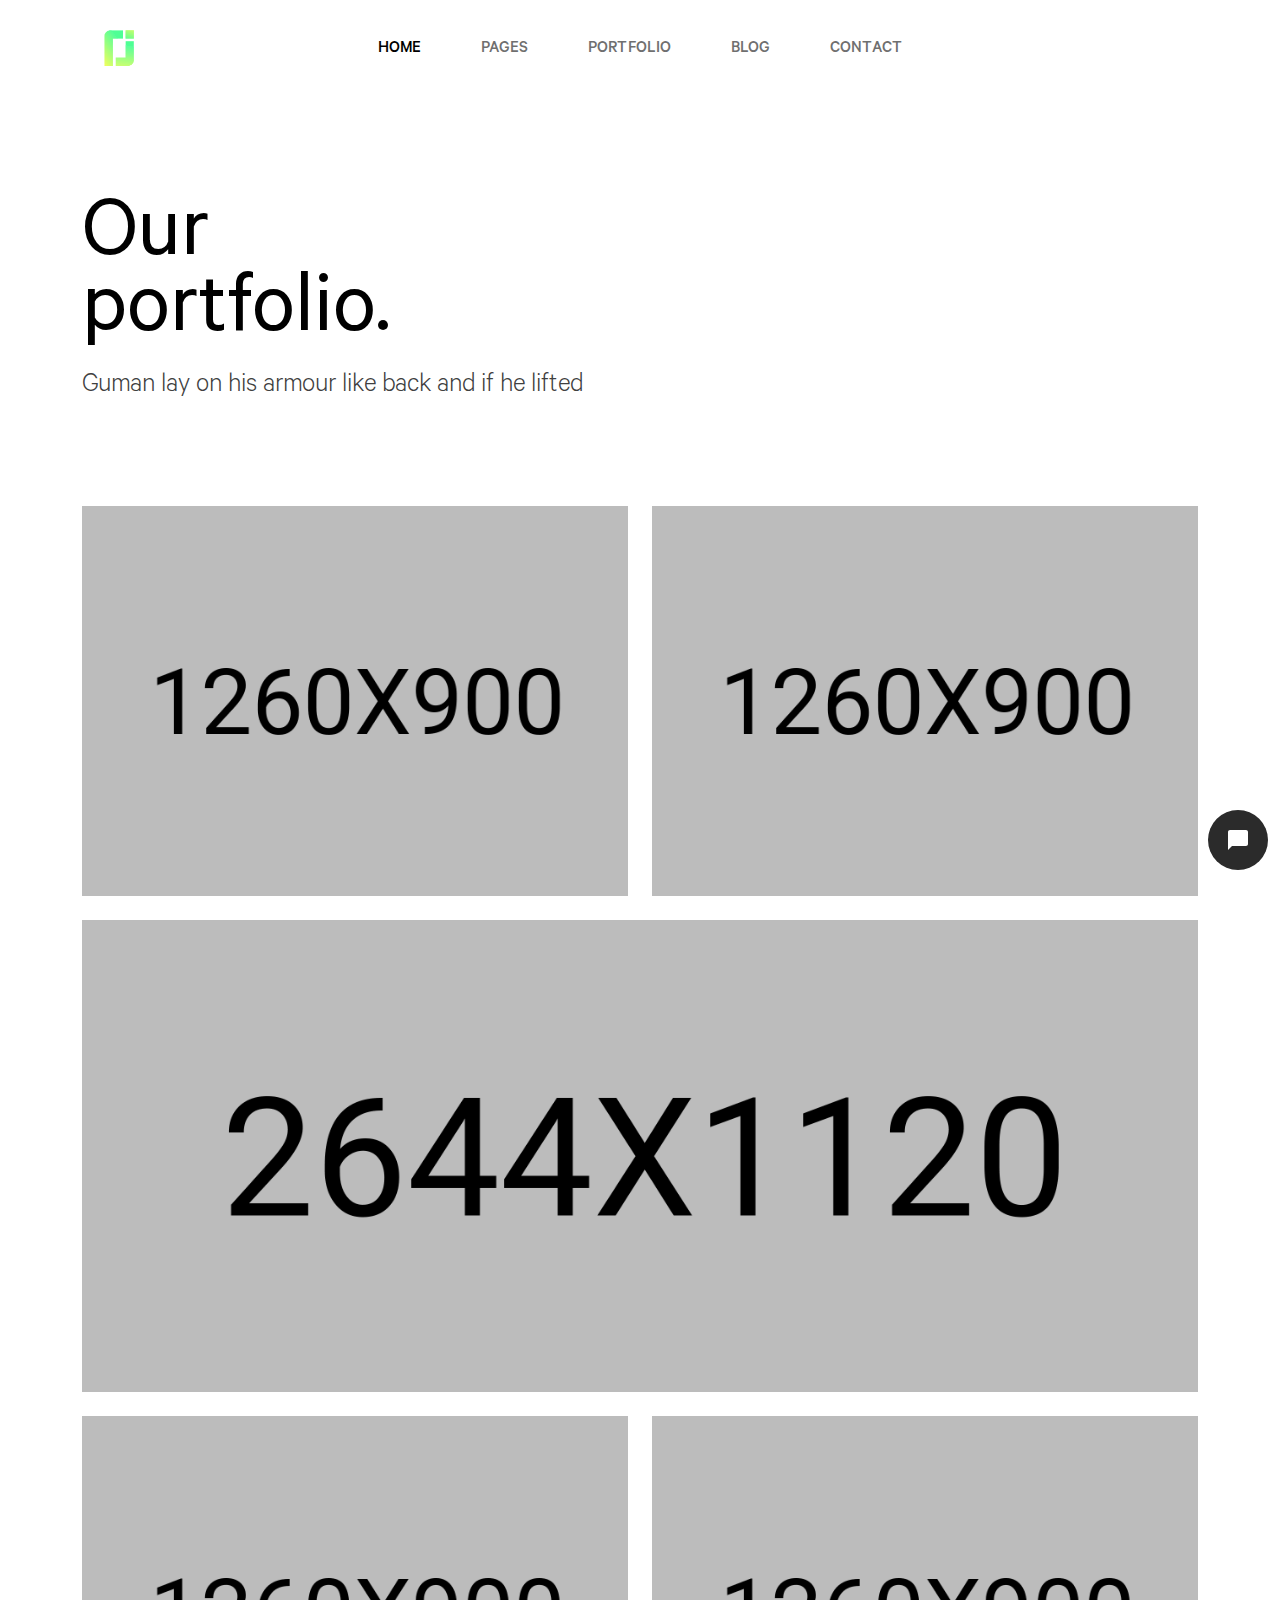
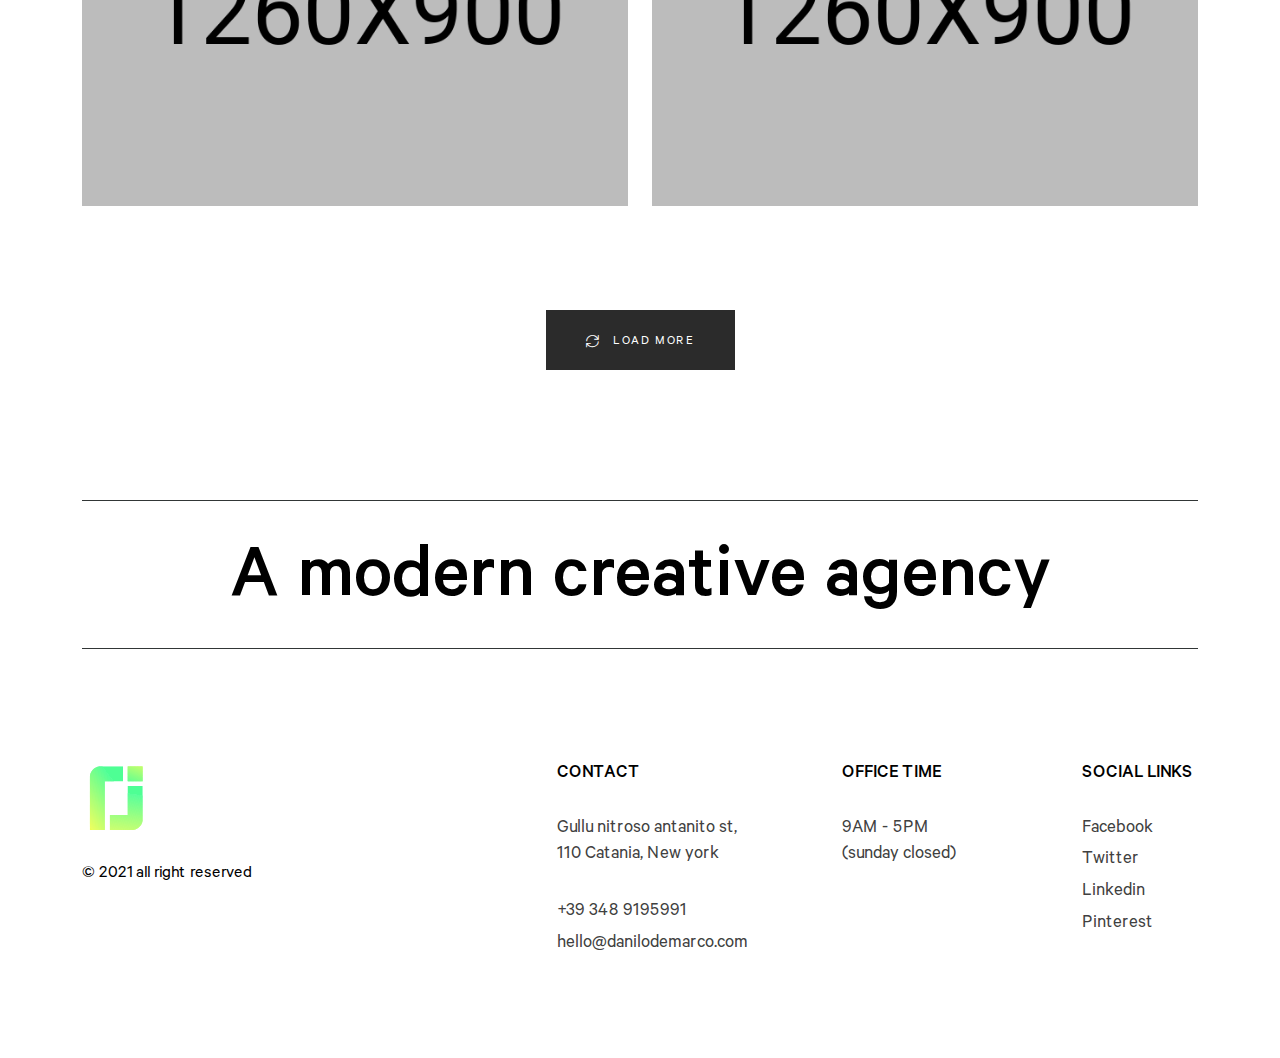
<file: portfolio_classic.html>
<!doctype html>
<html lang="en">

	<head>

		<meta charset="utf-8">
		<meta name="viewport" content="width=device-width, initial-scale=1, shrink-to-fit=no">
		<meta http-equiv="x-ua-compatible" content="ie=edge">

		<title>Portfolio Classic - Borne - Agency Portfolio Template</title>

		<!-- fraimwork - css include -->
		<link rel="stylesheet" type="text/css" href="assets/css/bootstrap.min.css">

		<!-- icon font - css include -->
		<link rel="stylesheet" type="text/css" href="assets/css/fontawesome.css">

		<!-- carousel - css include -->
		<link rel="stylesheet" type="text/css" href="assets/css/slick.css">
		<link rel="stylesheet" type="text/css" href="assets/css/slick-theme.css">

		<!-- popup - css include -->
		<link rel="stylesheet" type="text/css" href="assets/css/magnific-popup.css">

		<!-- nice select - css include -->
		<link rel="stylesheet" type="text/css" href="assets/css/nice-select.css">

		<!-- custom - css include -->
		<link rel="stylesheet" type="text/css" href="assets/css/style.css">

	</head>


	<body>

		<!-- body_wrap - start -->
		<div class="body_wrap">

			<!-- backtotop - start -->
			<div class="backtotop">
				<a href="#" class="scroll">
					Back to top
				</a>
			</div>
			<!-- backtotop - end -->

			<!-- preloader - start -->
			<div id="preloader"></div>
			<!-- preloader - end -->

			<!-- live chat - start -->
			<div class="livechat_wrapper">
				<button class="livechat_btn">
					<span>
						<svg width="20" height="20" viewBox="0 0 20 20" fill="none" xmlns="http://www.w3.org/2000/svg">
							<path d="M18 0H2C0.9 0 0 0.9 0 2V20L4 16H18C19.1 16 20 15.1 20 14V2C20 0.9 19.1 0 18 0Z" fill="white"/>
						</svg>
					</span>
					<small>Live Chat</small>
				</button>
			</div>
			<!-- live chat - end -->

			<!-- header_section - start
			================================================== -->
			<header class="header_section header-section-common">
				<div class="header_container">
					<div class="brand_logo">
						<a class="brand_link" href="index.html">
							<img src="assets/images/logo/logo_white_1x.png" srcset="assets/images/logo/logo_white_2x.png 2x" alt="logo_not_found">
						</a>
					</div>

					<nav class="main_menu navbar navbar-expand-lg">
						<button class="mobile_menu_btn navbar-toggler" type="button" data-bs-toggle="collapse" data-bs-target="#main_menu_dropdown" aria-controls="main_menu_dropdown" aria-expanded="false" aria-label="Toggle navigation">
							<i class="fal fa-bars"></i>
						</button>
						<div class="main_menu_inner collapse navbar-collapse" id="main_menu_dropdown">
							<ul class="main_menu_list ul_li_center">
								<li class="active dropdown">
									<a class="nav-link text-uppercase" href="#" id="home_submenu" role="button" data-bs-toggle="dropdown" aria-expanded="false">
										Home
									</a>
									<ul class="submenu dropdown-menu" aria-labelledby="home_submenu">
										<li><a href="index.html">Home V.1</a></li>
										<li><a href="index_2.html">Home V.2</a></li>
										<li><a href="index_3.html">Home V.3</a></li>
									</ul>
								</li>
								<li class="dropdown">
									<a class="nav-link text-uppercase" href="#" id="pages_submenu" role="button" data-bs-toggle="dropdown" aria-expanded="false">
										Pages
									</a>
									<ul class="submenu dropdown-menu" aria-labelledby="pages_submenu">
										<li><a href="about.html">About</a></li>
										<li><a href="shop.html">Shop</a></li>
										<li><a href="shop_details.html">Shop Details</a></li>
										<li><a href="error.html">404 Error</a></li>
									</ul>
								</li>
								<li class="dropdown">
									<a class="nav-link text-uppercase" href="#" id="portfolio_submenu" role="button" data-bs-toggle="dropdown" aria-expanded="false">
										Portfolio
									</a>
									<ul class="submenu dropdown-menu" aria-labelledby="portfolio_submenu">
										<li><a href="portfolio_2column.html">Portfolio 2 Column</a></li>
										<li><a href="portfolio_3column.html">Portfolio 3 Column</a></li>
										<li><a href="portfolio_classic.html">Portfolio Classic</a></li>
										<li><a href="portfolio_filter.html">Portfolio Filter</a></li>
										<li class="dropdown">
											<a href="#" id="portfolio_details_submenu" role="button" data-bs-toggle="dropdown" aria-expanded="false">Portfolio Details</a>
											<ul class="submenu dropdown-menu" aria-labelledby="portfolio_details_submenu">
												<li><a href="portfolio_details.html">Portfolio Details V.1</a></li>
												<li><a href="portfolio_details_2.html">Portfolio Details V.2</a></li>
												<li><a href="portfolio_details_3.html">Portfolio Details V.3</a></li>
											</ul>
										</li>
									</ul>
								</li>
								<li class="dropdown">
									<a class="nav-link text-uppercase" href="#" id="blog_submenu" role="button" data-bs-toggle="dropdown" aria-expanded="false">
										Blog
									</a>
									<ul class="submenu dropdown-menu" aria-labelledby="blog_submenu">
										<li><a href="blog.html">Blog</a></li>
										<li><a href="blog_details.html">Blog Details</a></li>
									</ul>
								</li>
								<li>
									<a class="nav-link text-uppercase" href="contact.html">Contact</a>
								</li>
							</ul>
						</div>
					</nav>

					<ul class="header_contact_info ul_li_block text-end text-uppercase">
						<li><a href="#!">borne@mail.com</a></li>
						<li><a href="#!">(012) 880 1681</a></li>
					</ul>
				</div>
			</header>
			<!-- header_section - end
			================================================== -->

			<!-- main body - start
			================================================== -->
			<main>

				<!-- breadcrumb_section - start
				================================================== -->
				<section class="breadcrumb_section">
					<div class="container">
						<h1 class="page_title">
							<span class="d-block">Our </span>
							<span class="d-block">portfolio.</span>
						</h1>
						<p class="mb-0">
							Guman lay on his armour like back and if he lifted
						</p>
					</div>
				</section>
				<!-- breadcrumb_section - end
				================================================== -->

				<!-- portfolio_section - start
				================================================== -->
				<div class="portfolio_section section_space pt-0">
					<div class="container">
						<div class="row">
							<div class="col-lg-6 col-md-6 col-sm-6">
								<a class="portfolio_fullimage_layout" href="portfolio_details.html">
									<img src="assets/images/portfolio/portfolio_2col_1.jpg" alt="image_not_found">
									<span class="item_content">
										<strong class="item_title">Brand promotion</strong>
										<small class="item_categories text-uppercase">Brand, Design</small>
									</span>
								</a>
							</div>

							<div class="col-lg-6 col-md-6 col-sm-6">
								<a class="portfolio_fullimage_layout" href="portfolio_details.html">
									<img src="assets/images/portfolio/portfolio_2col_2.jpg" alt="image_not_found">
									<span class="item_content">
										<strong class="item_title">Brand promotion</strong>
										<small class="item_categories text-uppercase">Brand, Design</small>
									</span>
								</a>
							</div>

							<div class="col-lg-12">
								<a class="portfolio_fullimage_layout" href="portfolio_details.html">
									<img src="assets/images/portfolio/portfolio_classic_1.jpg" alt="image_not_found">
									<span class="item_content">
										<strong class="item_title">Brand promotion</strong>
										<small class="item_categories text-uppercase">Brand, Design</small>
									</span>
								</a>
							</div>

							<div class="col-lg-6 col-md-6 col-sm-6">
								<a class="portfolio_fullimage_layout" href="portfolio_details.html">
									<img src="assets/images/portfolio/portfolio_2col_3.jpg" alt="image_not_found">
									<span class="item_content">
										<strong class="item_title">Brand promotion</strong>
										<small class="item_categories text-uppercase">Brand, Design</small>
									</span>
								</a>
							</div>

							<div class="col-lg-6 col-md-6 col-sm-6">
								<a class="portfolio_fullimage_layout" href="portfolio_details.html">
									<img src="assets/images/portfolio/portfolio_2col_7.jpg" alt="image_not_found">
									<span class="item_content">
										<strong class="item_title">Brand promotion</strong>
										<small class="item_categories text-uppercase">Brand, Design</small>
									</span>
								</a>
							</div>
						</div>

						<div class="loadmore_btn_wrap text-center">
							<a class="btn btn_light text-uppercase" href="index.html"><i class="fal fa-sync"></i> Load More</a>
						</div>
					</div>
				</div>
				<!-- portfolio_section - end
				================================================== -->

			</main>
			<!-- main body - end
			================================================== -->

			<!-- footer_section - start
			================================================== -->
			<footer class="footer_section">
				<div class="container">

					<h2 class="biggest_title text-center">A modern creative agency</h2>

					<div class="footer_widget_area">
						<div class="row">
							<div class="col-lg-5 col-md-12">
								<div class="footer_widget">
									<div class="footer_copyright">
										<div class="footer-logo">
											<img src="assets/images/logo/logo_white_1x.png" srcset="assets/images/logo/logo_white_2x.png 2x" alt="logo_not_found">
										</div>
										<p class="mb-0">© 2021  all right reserved</p>
									</div>
								</div>
							</div>

							<div class="col-lg-3 col-md-4 col-sm-4">
								<div class="footer_widget footer_contact_info">
									<h3 class="footer_widget_title text-uppercase">Contact</h3>
									<ul class="ul_li_block">
										<li>
											<span class="d-block">Gullu nitroso antanito st,</span> 110 Catania, New york
										</li>
										<li><a href="#!">+39 348 9195991</a></li>
										<li><a href="#!">hello@danilodemarco.com</a></li>
									</ul>
								</div>
							</div>

							<div class="col-lg-2 col-md-4 col-sm-4">
								<div class="footer_widget footer_office_time">
									<h3 class="footer_widget_title text-uppercase">Office Time</h3>
									<ul class="ul_li_block">
										<li>9AM - 5PM</li>
										<li>(sunday closed)</li>
									</ul>
								</div>
							</div>

							<div class="col-lg-2 col-md-4 col-sm-4">
								<div class="footer_widget social_text_layout">
									<h3 class="footer_widget_title text-uppercase">Social Links</h3>
									<ul class="ul_li_block">
										<li><a href="#!">Facebook</a></li>
										<li><a href="#!">Twitter</a></li>
										<li><a href="#!">Linkedin</a></li>
										<li><a href="#!">Pinterest</a></li>
									</ul>
								</div>
							</div>
						</div>
					</div>
					
				</div>
			</footer>
			<!-- footer_section - end
			================================================== -->

		</div>
		<!-- body_wrap - end -->

		<!-- framwork - jquery include -->
		<script src="assets/js/jquery.min.js"></script>
		<script src="assets/js/popper.min.js"></script>
		<script src="assets/js/bootstrap.min.js"></script>

		<!-- jquery plugins -->
		<script src="assets/js/jquery-plugins-collection.js"></script>

		<!-- custom js -->
		<script src="assets/js/main.js"></script>

	</body>
</html>
</file>
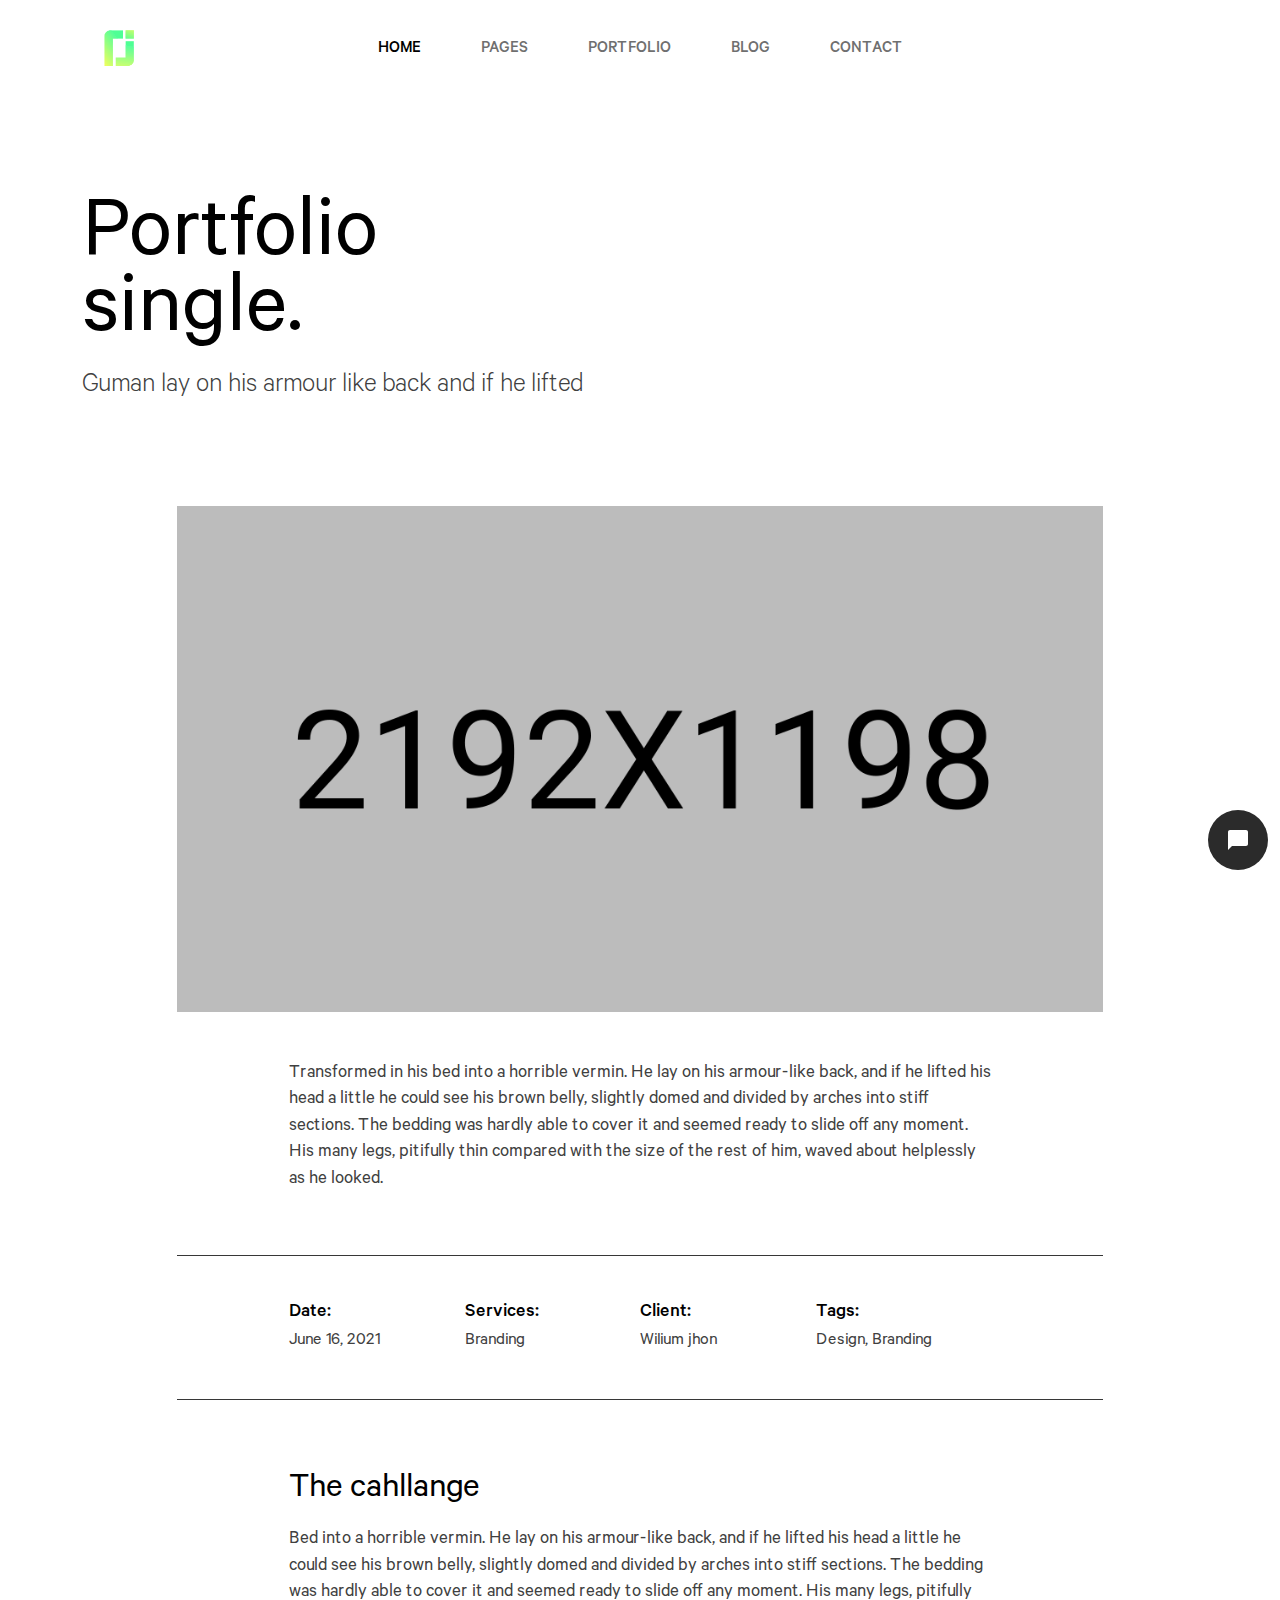
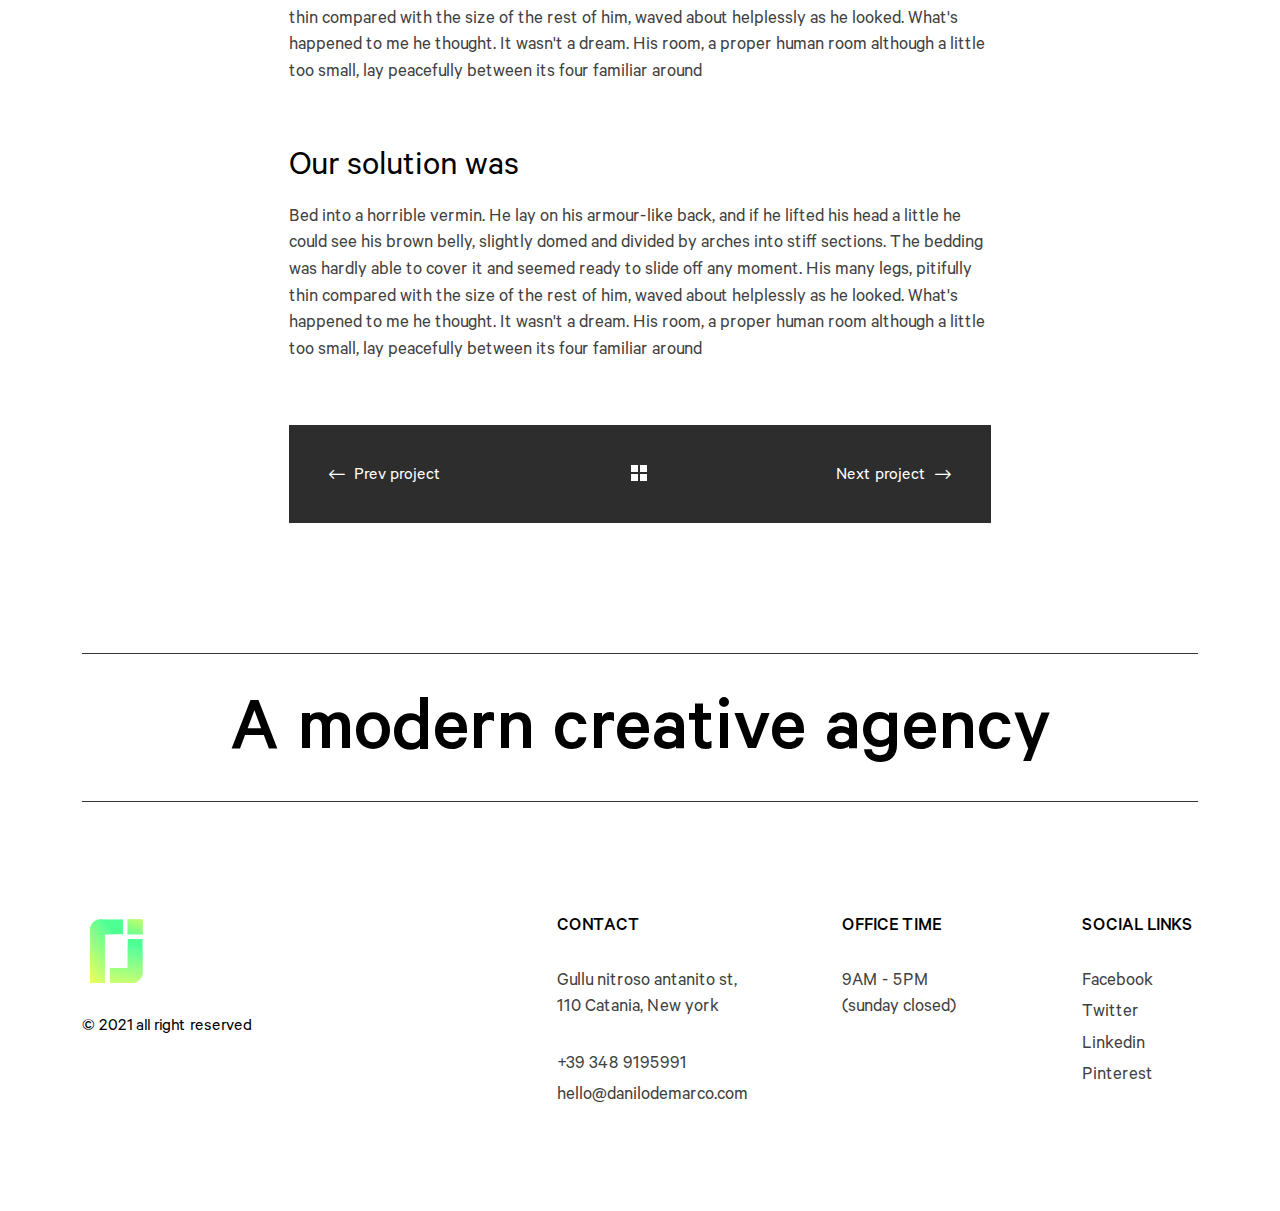
<file: portfolio_details.html>
<!doctype html>
<html lang="en">

	<head>

		<meta charset="utf-8">
		<meta name="viewport" content="width=device-width, initial-scale=1, shrink-to-fit=no">
		<meta http-equiv="x-ua-compatible" content="ie=edge">

		<title>Portfolio Details - Borne - Agency Portfolio Template</title>

		<!-- fraimwork - css include -->
		<link rel="stylesheet" type="text/css" href="assets/css/bootstrap.min.css">

		<!-- icon font - css include -->
		<link rel="stylesheet" type="text/css" href="assets/css/fontawesome.css">

		<!-- carousel - css include -->
		<link rel="stylesheet" type="text/css" href="assets/css/slick.css">
		<link rel="stylesheet" type="text/css" href="assets/css/slick-theme.css">

		<!-- popup - css include -->
		<link rel="stylesheet" type="text/css" href="assets/css/magnific-popup.css">

		<!-- nice select - css include -->
		<link rel="stylesheet" type="text/css" href="assets/css/nice-select.css">

		<!-- custom - css include -->
		<link rel="stylesheet" type="text/css" href="assets/css/style.css">

	</head>


	<body>

		<!-- body_wrap - start -->
		<div class="body_wrap">

			<!-- backtotop - start -->
			<div class="backtotop">
				<a href="#" class="scroll">
					Back to top
				</a>
			</div>
			<!-- backtotop - end -->

			<!-- preloader - start -->
			<div id="preloader"></div>
			<!-- preloader - end -->

			<!-- live chat - start -->
			<div class="livechat_wrapper">
				<button class="livechat_btn">
					<span>
						<svg width="20" height="20" viewBox="0 0 20 20" fill="none" xmlns="http://www.w3.org/2000/svg">
							<path d="M18 0H2C0.9 0 0 0.9 0 2V20L4 16H18C19.1 16 20 15.1 20 14V2C20 0.9 19.1 0 18 0Z" fill="white"/>
						</svg>
					</span>
					<small>Live Chat</small>
				</button>
			</div>
			<!-- live chat - end -->

			<!-- header_section - start
			================================================== -->
			<header class="header_section header-section-common">
				<div class="header_container">
					<div class="brand_logo">
						<a class="brand_link" href="index.html">
							<img src="assets/images/logo/logo_white_1x.png" srcset="assets/images/logo/logo_white_2x.png 2x" alt="logo_not_found">
						</a>
					</div>

					<nav class="main_menu navbar navbar-expand-lg">
						<button class="mobile_menu_btn navbar-toggler" type="button" data-bs-toggle="collapse" data-bs-target="#main_menu_dropdown" aria-controls="main_menu_dropdown" aria-expanded="false" aria-label="Toggle navigation">
							<i class="fal fa-bars"></i>
						</button>
						<div class="main_menu_inner collapse navbar-collapse" id="main_menu_dropdown">
							<ul class="main_menu_list ul_li_center">
								<li class="active dropdown">
									<a class="nav-link text-uppercase" href="#" id="home_submenu" role="button" data-bs-toggle="dropdown" aria-expanded="false">
										Home
									</a>
									<ul class="submenu dropdown-menu" aria-labelledby="home_submenu">
										<li><a href="index.html">Home V.1</a></li>
										<li><a href="index_2.html">Home V.2</a></li>
										<li><a href="index_3.html">Home V.3</a></li>
									</ul>
								</li>
								<li class="dropdown">
									<a class="nav-link text-uppercase" href="#" id="pages_submenu" role="button" data-bs-toggle="dropdown" aria-expanded="false">
										Pages
									</a>
									<ul class="submenu dropdown-menu" aria-labelledby="pages_submenu">
										<li><a href="about.html">About</a></li>
										<li><a href="shop.html">Shop</a></li>
										<li><a href="shop_details.html">Shop Details</a></li>
										<li><a href="error.html">404 Error</a></li>
									</ul>
								</li>
								<li class="dropdown">
									<a class="nav-link text-uppercase" href="#" id="portfolio_submenu" role="button" data-bs-toggle="dropdown" aria-expanded="false">
										Portfolio
									</a>
									<ul class="submenu dropdown-menu" aria-labelledby="portfolio_submenu">
										<li><a href="portfolio_2column.html">Portfolio 2 Column</a></li>
										<li><a href="portfolio_3column.html">Portfolio 3 Column</a></li>
										<li><a href="portfolio_classic.html">Portfolio Classic</a></li>
										<li><a href="portfolio_filter.html">Portfolio Filter</a></li>
										<li class="dropdown">
											<a href="#" id="portfolio_details_submenu" role="button" data-bs-toggle="dropdown" aria-expanded="false">Portfolio Details</a>
											<ul class="submenu dropdown-menu" aria-labelledby="portfolio_details_submenu">
												<li><a href="portfolio_details.html">Portfolio Details V.1</a></li>
												<li><a href="portfolio_details_2.html">Portfolio Details V.2</a></li>
												<li><a href="portfolio_details_3.html">Portfolio Details V.3</a></li>
											</ul>
										</li>
									</ul>
								</li>
								<li class="dropdown">
									<a class="nav-link text-uppercase" href="#" id="blog_submenu" role="button" data-bs-toggle="dropdown" aria-expanded="false">
										Blog
									</a>
									<ul class="submenu dropdown-menu" aria-labelledby="blog_submenu">
										<li><a href="blog.html">Blog</a></li>
										<li><a href="blog_details.html">Blog Details</a></li>
									</ul>
								</li>
								<li>
									<a class="nav-link text-uppercase" href="contact.html">Contact</a>
								</li>
							</ul>
						</div>
					</nav>

					<ul class="header_contact_info ul_li_block text-end text-uppercase">
						<li><a href="#!">borne@mail.com</a></li>
						<li><a href="#!">(012) 880 1681</a></li>
					</ul>
				</div>
			</header>
			<!-- header_section - end
			================================================== -->

			<!-- main body - start
			================================================== -->
			<main>

				<!-- breadcrumb_section - start
				================================================== -->
				<section class="breadcrumb_section">
					<div class="container">
						<h1 class="page_title">
							<span class="d-block">Portfolio </span>
							<span class="d-block">single.</span>
						</h1>
						<p class="mb-0">
							Guman lay on his armour like back and if he lifted
						</p>
					</div>
				</section>
				<!-- breadcrumb_section - end
				================================================== -->

				<!-- details_section - start
				================================================== -->
				<section class="details_section section_space pt-0">
					<div class="container">
						<div class="row justify-content-center">
							<div class="col-lg-10 col-md-10">
								<div class="details_image">
									<img src="assets/images/portfolio/portfolio_details_1.jpg" alt="image_not_found">
								</div>

								<div class="details_content">
									<div class="details_content_space">
										<p>
											Transformed in his bed into a horrible vermin. He lay on his armour-like back, and if he lifted his head a little he could see his brown belly, slightly domed and divided by arches into stiff sections. The bedding was hardly able to cover it and seemed ready to slide off any moment. His many legs, pitifully thin compared with the size of the rest of him, waved about helplessly as he looked.
										</p>
									</div>
									<ul class="portfolio_details_info ul_li">
										<li>
											<h4>Date:</h4>
											<p class="mb-0">June 16, 2021</p>
										</li>
										<li>
											<h4>Services:</h4>
											<p class="mb-0">Branding</p>
										</li>
										<li>
											<h4>Client:</h4>
											<p class="mb-0">Wilium jhon</p>
										</li>
										<li>
											<h4>Tags:</h4>
											<p class="mb-0">Design, Branding</p>
										</li>
									</ul>
									<div class="details_content_space pb-0">
										<h3 class="title_text">The cahllange</h3>
										<p>
											Bed into a horrible vermin. He lay on his armour-like back, and if he lifted his head a little he could see his brown belly, slightly domed and divided by arches into stiff sections. The bedding was hardly able to cover it and seemed ready to slide off any moment. His many legs, pitifully thin compared with the size of the rest of him, waved about helplessly as he looked. What's happened to me he thought. It wasn't a dream. His room, a proper human room although a little too small, lay peacefully between its four familiar around 
										</p>

										<h3 class="title_text">Our solution was</h3>
										<p>
											Bed into a horrible vermin. He lay on his armour-like back, and if he lifted his head a little he could see his brown belly, slightly domed and divided by arches into stiff sections. The bedding was hardly able to cover it and seemed ready to slide off any moment. His many legs, pitifully thin compared with the size of the rest of him, waved about helplessly as he looked. What's happened to me he thought. It wasn't a dream. His room, a proper human room although a little too small, lay peacefully between its four familiar around 
										</p>

										<div class="nextprev_post_wrap">
											<a class="prev_post" href="#!"><i class="fal fa-long-arrow-left"></i> Prev project</a>
											<a class="view_more" href="portfolio_2column.html">
												<svg width="16" height="16" viewBox="0 0 16 16" fill="none" xmlns="http://www.w3.org/2000/svg">
													<path d="M0 0H7V7H0V0ZM9 0V7H16V0H9ZM0 16H7V9H0V16ZM9 16H16V9H9V16Z" fill="white"/>
												</svg>
											</a>
											<a class="next_post" href="#!">Next project <i class="fal fa-long-arrow-right"></i></a>
										</div>
									</div>
								</div>
							</div>
						</div>
					</div>
				</section>
				<!-- details_section - end
				================================================== -->

			</main>
			<!-- main body - end
			================================================== -->

			<!-- footer_section - start
			================================================== -->
			<footer class="footer_section">
				<div class="container">
					<h2 class="biggest_title text-center">A modern creative agency</h2>
					<div class="footer_widget_area">
						<div class="row">
							<div class="col-lg-5 col-md-12">
								<div class="footer_widget">
									<div class="footer_copyright">
										<div class="footer-logo">
											<img src="assets/images/logo/logo_white_1x.png" srcset="assets/images/logo/logo_white_2x.png 2x" alt="logo_not_found">
										</div>
										<p class="mb-0">© 2021  all right reserved</p>
									</div>
								</div>
							</div>

							<div class="col-lg-3 col-md-4 col-sm-4">
								<div class="footer_widget footer_contact_info">
									<h3 class="footer_widget_title text-uppercase">Contact</h3>
									<ul class="ul_li_block">
										<li>
											<span class="d-block">Gullu nitroso antanito st,</span> 110 Catania, New york
										</li>
										<li><a href="#!">+39 348 9195991</a></li>
										<li><a href="#!">hello@danilodemarco.com</a></li>
									</ul>
								</div>
							</div>

							<div class="col-lg-2 col-md-4 col-sm-4">
								<div class="footer_widget footer_office_time">
									<h3 class="footer_widget_title text-uppercase">Office Time</h3>
									<ul class="ul_li_block">
										<li>9AM - 5PM</li>
										<li>(sunday closed)</li>
									</ul>
								</div>
							</div>

							<div class="col-lg-2 col-md-4 col-sm-4">
								<div class="footer_widget social_text_layout">
									<h3 class="footer_widget_title text-uppercase">Social Links</h3>
									<ul class="ul_li_block">
										<li><a href="#!">Facebook</a></li>
										<li><a href="#!">Twitter</a></li>
										<li><a href="#!">Linkedin</a></li>
										<li><a href="#!">Pinterest</a></li>
									</ul>
								</div>
							</div>
						</div>
					</div>
				</div>
			</footer>
			<!-- footer_section - end
			================================================== -->

		</div>
		<!-- body_wrap - end -->

		<!-- framwork - jquery include -->
		<script src="assets/js/jquery.min.js"></script>
		<script src="assets/js/popper.min.js"></script>
		<script src="assets/js/bootstrap.min.js"></script>

		<!-- jquery plugins -->
		<script src="assets/js/jquery-plugins-collection.js"></script>

		<!-- custom js -->
		<script src="assets/js/main.js"></script>

	</body>
</html>
</file>
<file: assets/css/nice-select.css>
.nice-select {
  -webkit-tap-highlight-color: transparent;
  background-color: #fff;
  border-radius: 5px;
  border: solid 1px #e8e8e8;
  box-sizing: border-box;
  clear: both;
  cursor: pointer;
  display: block;
  float: left;
  font-family: inherit;
  font-size: 14px;
  font-weight: normal;
  height: 42px;
  line-height: 40px;
  outline: none;
  padding-left: 18px;
  padding-right: 30px;
  position: relative;
  text-align: left !important;
  -webkit-transition: all 0.2s ease-in-out;
  transition: all 0.2s ease-in-out;
  -webkit-user-select: none;
     -moz-user-select: none;
      -ms-user-select: none;
          user-select: none;
  white-space: nowrap;
  width: auto; }
  .nice-select:hover {
    border-color: #dbdbdb; }
  .nice-select:active, .nice-select.open, .nice-select:focus {
    border-color: #999; }
  .nice-select:after {
    border-bottom: 2px solid #999;
    border-right: 2px solid #999;
    content: '';
    display: block;
    height: 5px;
    margin-top: -4px;
    pointer-events: none;
    position: absolute;
    right: 12px;
    top: 50%;
    -webkit-transform-origin: 66% 66%;
        -ms-transform-origin: 66% 66%;
            transform-origin: 66% 66%;
    -webkit-transform: rotate(45deg);
        -ms-transform: rotate(45deg);
            transform: rotate(45deg);
    -webkit-transition: all 0.15s ease-in-out;
    transition: all 0.15s ease-in-out;
    width: 5px; }
  .nice-select.open:after {
    -webkit-transform: rotate(-135deg);
        -ms-transform: rotate(-135deg);
            transform: rotate(-135deg); }
  .nice-select.open .list {
    opacity: 1;
    pointer-events: auto;
    -webkit-transform: scale(1) translateY(0);
        -ms-transform: scale(1) translateY(0);
            transform: scale(1) translateY(0); }
  .nice-select.disabled {
    border-color: #ededed;
    color: #999;
    pointer-events: none; }
    .nice-select.disabled:after {
      border-color: #cccccc; }
  .nice-select.wide {
    width: 100%; }
    .nice-select.wide .list {
      left: 0 !important;
      right: 0 !important; }
  .nice-select.right {
    float: right; }
    .nice-select.right .list {
      left: auto;
      right: 0; }
  .nice-select.small {
    font-size: 12px;
    height: 36px;
    line-height: 34px; }
    .nice-select.small:after {
      height: 4px;
      width: 4px; }
    .nice-select.small .option {
      line-height: 34px;
      min-height: 34px; }
  .nice-select .list {
    background-color: #fff;
    border-radius: 5px;
    box-shadow: 0 0 0 1px rgba(68, 68, 68, 0.11);
    box-sizing: border-box;
    margin-top: 4px;
    opacity: 0;
    overflow: hidden;
    padding: 0;
    pointer-events: none;
    position: absolute;
    top: 100%;
    left: 0;
    -webkit-transform-origin: 50% 0;
        -ms-transform-origin: 50% 0;
            transform-origin: 50% 0;
    -webkit-transform: scale(0.75) translateY(-21px);
        -ms-transform: scale(0.75) translateY(-21px);
            transform: scale(0.75) translateY(-21px);
    -webkit-transition: all 0.2s cubic-bezier(0.5, 0, 0, 1.25), opacity 0.15s ease-out;
    transition: all 0.2s cubic-bezier(0.5, 0, 0, 1.25), opacity 0.15s ease-out;
    z-index: 9; }
    .nice-select .list:hover .option:not(:hover) {
      background-color: transparent !important; }
  .nice-select .option {
    cursor: pointer;
    font-weight: 400;
    line-height: 40px;
    list-style: none;
    min-height: 40px;
    outline: none;
    padding-left: 18px;
    padding-right: 29px;
    text-align: left;
    -webkit-transition: all 0.2s;
    transition: all 0.2s; }
    .nice-select .option:hover, .nice-select .option.focus, .nice-select .option.selected.focus {
      background-color: #f6f6f6; }
    .nice-select .option.selected {
      font-weight: bold; }
    .nice-select .option.disabled {
      background-color: transparent;
      color: #999;
      cursor: default; }

.no-csspointerevents .nice-select .list {
  display: none; }

.no-csspointerevents .nice-select.open .list {
  display: block; }
</file>
<file: assets/css/style.css>
@charset "UTF-8";
/* table of content - start
================================================== */
/* 
* Project Name   :  Borne - Agency Portfolio Template
* File           :  CSS Base
* Version        :  1.0.0
* Last change    :  Friday, 28 May 2021
* Author         :  wp_studio
* Developer      :  webrok (https://www.fiverr.com/webrok)

==================================================

1 - Template Global Settings
	1.1 - Template Fonts
	1.2 - Template Global Reset

2 - Template Elements
	2.1 - Template colors
	2.2 - BackToTop Button Style
	2.3 - Preloader Style
	2.4 - Template Spacing Settings
	2.5 - Template Decoration Settings
	2.6 - Template Button Style
	2.7 - Order & Unordered List Settings
	2.8 - Carousel Settings
	2.9 - Title Style
	2.10 - Social Links Style
	2.11 - Form Style
	2.12 - Rating Star Style
	2.13 - Pagination Nav Style
	2.14 - Meta
	2.15 - Tags
	2.16 - Comment
	2.17 - Funfact
	2.18 - CSS Animation
	2.19 - LiveChat

3 - Template Components
	3.1 - Header
	3.2 - Footer
	3.3 - Breadcrumb
	3.4 - Sidebar
	3.5 - Slider
	3.6 - Banner
	3.7 - About
	3.8 - Service
	3.9 - Testimonial
	3.10 - CallToAction
	3.11 - Team
	3.12 - Contact
	3.13 - Portfolio
	3.14 - Blog
	3.15 - Shop
	3.16 - Details
	3.17 - Error
*/
/* table of content - end
================================================== */
/* 1.1 Template Fonts - start
================================================== */
@import url("https://fonts.googleapis.com/css2?family=Inter:wght@100;200;300;400;500;600;700;800;900&display=swap");
@import url('https://fonts.googleapis.com/css2?family=Alegreya:ital,wght@0,400..900;1,400..900&display=swap');
@import url('https://fonts.googleapis.com/css2?family=Alegreya:ital,wght@0,400..900;1,400..900&family=Oswald:wght@200..700&display=swap');
@font-face {
  font-family: "Calibre";
  src: url("../fonts/calibre/Calibre-Thin.ttf");
  font-weight: 100;
  font-style: normal;
}
@font-face {
  font-family: "Calibre";
  src: url("../fonts/calibre/Calibre-ThinItalic.ttf") format("truetype");
  font-weight: 100;
  font-style: italic;
}
@font-face {
  font-family: "Calibre";
  src: url("../fonts/calibre/Calibre-Light.ttf");
  font-weight: 300;
  font-style: normal;
}
@font-face {
  font-family: "Calibre";
  src: url("../fonts/calibre/Calibre-LightItalic.ttf");
  font-weight: 300;
  font-style: italic;
}
@font-face {
  font-family: "Calibre";
  src: url("../fonts/calibre/Calibre-Regular.ttf");
  font-weight: 400;
  font-style: normal;
}
@font-face {
  font-family: "Calibre";
  src: url("../fonts/calibre/Calibre-RegularItalic.ttf");
  font-weight: 400;
  font-style: italic;
}
@font-face {
  font-family: "Calibre";
  src: url("../fonts/calibre/Calibre-Medium.ttf");
  font-weight: 500;
  font-style: normal;
}
@font-face {
  font-family: "Calibre";
  src: url("../fonts/calibre/Calibre-MediumItalic.ttf");
  font-weight: 500;
  font-style: italic;
}
@font-face {
  font-family: "Calibre";
  src: url("../fonts/calibre/Calibre-Semibold.ttf");
  font-weight: 600;
  font-style: normal;
}
@font-face {
  font-family: "Calibre";
  src: url("../fonts/calibre/Calibre-SemiboldItalic.ttf");
  font-weight: 600;
  font-style: italic;
}
@font-face {
  font-family: "Calibre";
  src: url("../fonts/calibre/Calibre-Bold.ttf");
  font-weight: bold;
  font-style: normal;
}
@font-face {
  font-family: "Calibre";
  src: url("../fonts/calibre/Calibre-BoldItalic.ttf");
  font-weight: bold;
  font-style: italic;
}
@font-face {
  font-family: "Calibre";
  src: url("../fonts/calibre/Calibre-Black.ttf");
  font-weight: 900;
  font-style: normal;
}
@font-face {
  font-family: "Calibre";
  src: url("../fonts/calibre/Calibre-BlackItalic.ttf");
  font-weight: 900;
  font-style: italic;
}
/* 1.1 Template Fonts - end
================================================== */
/* 1.2 - Template Global Reset - start
================================================== */
body {
  margin: 0px;
  padding: 0px;
  font-size: 19px;
  line-height: 1.4;
  font-style: normal;
  color: #404040;
  font-family: "Calibre", sans-serif;
  background-color: #fff;
  text-rendering: optimizelegibility;
  -moz-osx-font-smoothing: grayscale;
  -webkit-font-smoothing: antialiased;
}

.body_wrap {
  overflow: hidden;
  position: relative;
}

.col {
  padding-left: 12px;
  padding-right: 12px;
}

::-moz-selection {
  color: #000000;
  background-color: #ffffff;
}

::selection {
  color: #000000;
  background-color: #ffffff;
}

::-moz-selection {
  color: #000000;
  background-color: #ffffff;
}

iframe {
  border: none;
}

a:focus,
a:active,
input,
input:hover,
input:focus,
input:active,
textarea,
textarea:hover,
textarea:focus,
textarea:active {
  outline: none;
}

img:not([draggable]),
embed,
object,
video {
  height: auto;
  max-width: 100%;
}

img {
  border: none;
  max-width: 100%;
  vertical-align: middle;
  -webkit-user-select: none;
     -moz-user-select: none;
      -ms-user-select: none;
          user-select: none;
  height: auto;
}

a {
  outline: 0;
  display: inline-block;
  text-decoration: none;
}
a:active, a:focus, a:hover, a:visited {
  outline: 0;
  text-decoration: none;
}

button {
  padding: 0px;
  border: none;
  outline: none;
  background: none;
  display: inline-block;
}
button:focus {
  outline: none;
}

h1, h2, h3, h4, h5, h6 {
  color: #000;
  font-family: "Calibre", sans-serif;
  font-weight: 500;
}

p {
  font-family: "Calibre";
  font-weight: 400;
}

a,
button {
  -webkit-transition: 0.6s cubic-bezier(0.25, 1, 0.5, 1);
  transition: 0.6s cubic-bezier(0.25, 1, 0.5, 1);
}

/* 1.2 - Template Global Reset - end
================================================== */
/* 2.1 - Template colors - start
================================================== */
.bg_white {
  background-color: #ffffff;
}

.bg_black {
  background-color: #000000;
}

/* 2.1 - Template colors - end
================================================== */
/* 2.2 - BackToTop Button Style - start
================================================== */
.backtotop {
  left: 10px;
  z-index: 999;
  bottom: 145px;
  display: none;
  position: fixed;
  padding-right: 100px;
  -webkit-transform: rotate(-90deg);
}
@media (max-width: 991px) {
  .backtotop {
    display: none !important;
  }
}
.backtotop:before {
  top: 11px;
  left: 104px;
  width: 39px;
  height: 1px;
  content: "";
  position: absolute;
  background-color: #000;
}
.backtotop .scroll {
  color: #000;
  line-height: 1;
  font-size: 18px;
  position: relative;
}

/* 2.2 - BackToTop Button Style - end
================================================== */
/* 2.3 - Preloader Style - start
================================================== */
#preloader {
  top: 0;
  left: 0;
  right: 0;
  bottom: 0;
  z-index: 10000;
  position: fixed;
  overflow: visible;
  background: #ffffff url("../images/preloader.svg") no-repeat center center;
}

/* 2.3 - Preloader Style - end
================================================== */
/* 2.4 - Template Spacing Settings - start
================================================== */
.section_space {
  padding: 130px 0px;
}

/* 2.4 - Template Spacing Settings - end
================================================== */
/* 2.5 - Template Decoration Settings - start
================================================== */
.decoration_wrap {
  z-index: 1;
  position: relative;
}
.decoration_wrap .decoration_item {
  z-index: -1;
  position: absolute;
}

/* 2.5 - Template Decoration Settings - end
================================================== */
/* 2.6 - Template Button Style - start
================================================== */
.loadmore_btn_wrap {
  margin-top: 80px;
}

.btn {
  z-index: 1;
  border: none;
  outline: none;
  color: #ffffff;
  font-size: 13px;
  line-height: 1.09;
  position: relative;
  padding: 26px 40px;
  padding-bottom: 20px;
  border-radius: 0px;
  letter-spacing: 2px;
  -webkit-box-align: center;
      -ms-flex-align: center;
          align-items: center;
  display: -webkit-inline-box;
  display: -ms-inline-flexbox;
  display: inline-flex;
  -webkit-box-pack: center;
      -ms-flex-pack: center;
          justify-content: center;
  font-weight: 400;
  -webkit-transition: 0.6s cubic-bezier(0.25, 1, 0.5, 1);
  transition: 0.6s cubic-bezier(0.25, 1, 0.5, 1);
}
.btn:before {
  top: 0px;
  left: auto;
  right: 0px;
  bottom: 0px;
  width: 0px;
  content: "";
  z-index: -1;
  position: absolute;
  background-color: #ffffff;
  -webkit-transition: 0.6s cubic-bezier(0.25, 1, 0.5, 1);
  transition: 0.6s cubic-bezier(0.25, 1, 0.5, 1);
}
.btn:focus {
  outline: none;
  -webkit-box-shadow: none;
          box-shadow: none;
}
.btn:hover {
  color: #ffffff;
}
.btn:hover:before {
  left: 0px;
  width: 100%;
  right: auto;
}
.btn i {
  margin-top: -4px;
  margin-right: 12px;
}

.btn.btn_light {
  background-color: #2B2B2B;
}
.btn.btn_light:hover {
  color: #000000;
}
.btn.btn_white {
  font-weight: 600;
  color: #fff;
  background-color: #343434;
}
.btn.btn_white:before {
  background-color: #000;
}
.btn.btn_white:hover {
  color: #ffffff;
}

.btn.btn_border {
  font-size: 15px;
  font-weight: 600;
  color: #ffffff;
  padding: 25px 40px;
  padding-bottom: 19px;
  border: 1px solid transparent;
}
@media (max-width: 991px) {
  .btn.btn_border {
    font-size: 14px;
    padding: 20px 30px 15px;
  }
}
@media (max-width: 767px) {
  .btn.btn_border {
    font-size: 13px;
    padding: 18px 25px 13px;
  }
}
.btn.btn_border:hover {
  border-color: white;
}
.btn.border_light {
  color: #000;
  border-color: #000;
}
.btn.border_light:before {
  background-color: #000;
}
.btn.border_light:hover {
  color: #fff;
}

.btn_text {
  color: #404040;
  line-height: 1;
  font-size: 22px;
  font-weight: 500;
  display: inline-block;
}
.btn_text span {
  position: relative;
  display: inline-block;
}
.btn_text span:before {
  width: 0px;
  left: auto;
  right: 0px;
  bottom: 0px;
  height: 1px;
  content: "";
  position: absolute;
  background-color: #ffffff;
  -webkit-transition: 0.6s cubic-bezier(0.25, 1, 0.5, 1);
  transition: 0.6s cubic-bezier(0.25, 1, 0.5, 1);
}
.btn_text i {
  margin-left: 5px;
  -webkit-transform: translateY(3px);
          transform: translateY(3px);
  -webkit-transition: 0.6s cubic-bezier(0.25, 1, 0.5, 1);
  transition: 0.6s cubic-bezier(0.25, 1, 0.5, 1);
}
.btn_text svg {
  margin-left: 5px;
}
.btn_text svg path {
  fill: #404040;
}
.btn_text:hover {
  color: #000;
}
.btn_text:hover span:before {
  left: 0px;
  width: 100%;
  right: auto;
}
.btn_text:hover i {
  -webkit-transform: translate(5px, 3px);
          transform: translate(5px, 3px);
}

/* 2.6 - Template Button Style - end
================================================== */
/* 2.7 - Order & Unordered List Settings - start
================================================== */
.ul_li,
.ul_li_right,
.ul_li_center {
  margin: 0px;
  padding: 0px;
  display: -webkit-box;
  display: -ms-flexbox;
  display: flex;
  -ms-flex-wrap: wrap;
      flex-wrap: wrap;
  -webkit-box-align: center;
      -ms-flex-align: center;
          align-items: center;
}
.ul_li > li,
.ul_li_right > li,
.ul_li_center > li {
  float: left;
  list-style: none;
  display: inline-block;
}

.ul_li {
  -webkit-box-pack: start;
      -ms-flex-pack: start;
          justify-content: flex-start;
}

.ul_li_center {
  -webkit-box-pack: center;
      -ms-flex-pack: center;
          justify-content: center;
}

.ul_li_right {
  -webkit-box-pack: end;
      -ms-flex-pack: end;
          justify-content: flex-end;
}

.ul_li_block {
  margin: 0px;
  padding: 0px;
  display: block;
}
.ul_li_block > li {
  display: block;
  list-style: none;
}

/* 2.7 - Order & Unordered List Settings - end
================================================== */
/* 2.8 - Carousel Settings - start
================================================== */
.slider_item:focus {
  outline: none;
}

.slick-dots li {
  margin: 0px;
  display: inline-block;
}
.slick-dots li:not(:last-child) {
  margin-right: 10px;
}
.slick-dots button {
  width: 8px;
  height: 8px;
  opacity: 0.4;
  display: block;
  border-radius: 100%;
  background-color: #000000;
  -webkit-transition: 0.6s cubic-bezier(0.25, 1, 0.5, 1);
  transition: 0.6s cubic-bezier(0.25, 1, 0.5, 1);
}
.slick-dots li:hover button, .slick-dots li.slick-active button {
  opacity: 1;
}

/* 2.8 - Carousel Settings - end
================================================== */
/* 2.9 - Title Style - start
================================================== */
.section_title .small_title {
  line-height: 1;
  font-size: 20px;
  font-weight: 400;
  -webkit-box-align: center;
      -ms-flex-align: center;
          align-items: center;
  margin-bottom: 45px;
  display: -webkit-inline-box;
  display: -ms-inline-flexbox;
  display: inline-flex;
}
.section_title .line {
  width: 63px;
  height: 1px;
  margin-left: 12px;
  background-color: #000;
  -webkit-transform: translateY(-2px);
          transform: translateY(-2px);
}
.section_title .big_title {
  font-size: 88px;
  line-height: 0.84;
  margin-bottom: 40px;
}
.section_title .big_title .text_effect_wrap1 {
  margin: -10px 0px;
}
.section_title.style_2 .small_title {
  line-height: 1;
  font-size: 23px;
  font-weight: 300;
  margin-bottom: 45px;
  letter-spacing: 10px;
}
.section_title.style_2 .big_title {
  font-size: 100px;
  margin-bottom: 20px;
}

.biggest_title {
  font-size: 125px;
  line-height: 1.37;
  padding: 28px 0px;
  padding-bottom: 9px;
  margin-bottom: 0px;
  border-top: 1px solid #313636;
  border-bottom: 1px solid #313636;
}

/* 2.9 - Title Style - end
================================================== */
/* 2.10 - Social Links Style - start
================================================== */
.social_primary li:not(:last-child) {
  margin-right: 25px;
}
.social_primary a {
  color: #808080;
  font-size: 15px;
}
.social_primary a:hover {
  color: #000;
}

.social_text_layout li:not(:last-child) {
  margin-bottom: 5px;
}
.social_text_layout a {
  line-height: 1;
  color: #404040;
  position: relative;
}
.social_text_layout a:before {
  width: 0;
  left: auto;
  right: 0;
  bottom: 0;
  height: 1px;
  content: "";
  position: absolute;
  background-color: #000;
  -webkit-transition: 0.6s cubic-bezier(0.25, 1, 0.5, 1);
  transition: 0.6s cubic-bezier(0.25, 1, 0.5, 1);
}
.social_text_layout a:hover {
  color: #000;
}
.social_text_layout a:hover:before {
  left: 0;
  width: 100%;
  right: auto;
}

/* 2.10 - Social Links Style - end
================================================== */
/* 2.11 - Form Style - start
================================================== */
.form_item {
  position: relative;
  margin-bottom: 24px;
}
.form_item textarea, .form_item input {
  width: 100%;
  outline: none;
  display: block;
  color: #000;
  font-size: 16px;
  -webkit-box-shadow: none;
          box-shadow: none;
  font-weight: 400;
  border-radius: 0px;
  border: 1px solid #6B6B6B;
  background-color: transparent;
  -webkit-transition: 0.6s cubic-bezier(0.25, 1, 0.5, 1);
  transition: 0.6s cubic-bezier(0.25, 1, 0.5, 1);
}
.form_item textarea:focus, .form_item input:focus {
  outline: none;
  -webkit-box-shadow: none;
          box-shadow: none;
  border-color: #000;
}
.form_item label .fa-search {
  color: #000;
}
.form_item input {
  height: 56px;
  padding: 20px 30px 15px;
}
.form_item textarea {
  min-height: 120px;
  padding: 25px 30px;
}
.form_item .form_icon {
  top: 50%;
  right: 25px;
  margin: 0px;
  padding: 0px;
  position: absolute;
  -webkit-transform: translateY(-50%);
          transform: translateY(-50%);
}
.form_item .form_field_title {
  line-height: 1;
  font-size: 15px;
  font-weight: 400;
  margin-bottom: 15px;
  color: #000;
  font-family: "Calibre", sans-serif;
}
.form_item .form_field_title sup {
  top: -2px;
}

:-moz-placeholder {
  color: #9d9a9a;
  text-transform: capitalize;
}

::-moz-placeholder {
  color: #9d9a9a;
  text-transform: capitalize;
}

:-ms-input-placeholder {
  color: #9d9a9a;
  text-transform: capitalize;
}

::-webkit-input-placeholder {
  color: #9d9a9a;
  text-transform: capitalize;
}

.form_select {
  margin-bottom: 24px;
}
.form_select .nice-select {
  width: 100%;
  float: none;
  height: 56px;
  color: #9d9a9a;
  font-size: 16px;
  border-radius: 0;
  padding: 0px 30px;
  line-height: 50px;
  border: 1px solid #6B6B6B;
  font-family: "Inter", sans-serif;
  background-color: transparent;
  -webkit-transition: 0.6s cubic-bezier(0.25, 1, 0.5, 1);
  transition: 0.6s cubic-bezier(0.25, 1, 0.5, 1);
}
.form_select .nice-select:after {
  margin: 0px;
  width: auto;
  height: auto;
  border: none;
  content: "";
  font-weight: 500;
  position: static;
  -webkit-transform: unset;
          transform: unset;
  margin-left: 10px;
  display: inline-block;
  -webkit-transform-origin: unset;
          transform-origin: unset;
  font-family: "Font Awesome 5 Pro";
}
.form_select .nice-select .list {
  width: 100%;
  margin-top: 1px;
  padding: 12px 0;
  border-radius: 0px;
  background-color: #2B2B2B;
}
.form_select .nice-select .option {
  height: 45px;
  font-size: 15px;
  padding: 0 30px;
  font-weight: 400;
  line-height: 45px;
}
.form_select .nice-select .option:not(:last-child) {
  border-bottom: 1px solid #000;
}
.form_select .nice-select .option:hover, .form_select .nice-select .option.selected {
  color: #ffffff;
  background-color: #000;
}

.form_checkbox {
  position: relative;
  margin-bottom: 24px;
}
.form_checkbox input {
  float: left;
  width: 20px;
  height: 20px;
  outline: none;
  cursor: pointer;
  -webkit-appearance: none;
     -moz-appearance: none;
          appearance: none;
  position: relative;
  margin-right: 10px;
  border: 1px solid #6B6B6B;
}
.form_checkbox input:before {
  top: 50%;
  left: 50%;
  opacity: 0;
  color: #ffffff;
  font-size: 12px;
  content: "";
  font-weight: 400;
  position: absolute;
  -webkit-transition: 0.6s cubic-bezier(0.25, 1, 0.5, 1);
  transition: 0.6s cubic-bezier(0.25, 1, 0.5, 1);
  -webkit-transform: translate(-50%, -50%);
          transform: translate(-50%, -50%);
  font-family: "Font Awesome 5 Pro";
}
.form_checkbox input:checked {
  border-color: #ffffff;
}
.form_checkbox input:checked:before {
  opacity: 1;
}
.form_checkbox label {
  margin: 0px;
  display: table;
  cursor: pointer;
  font-size: 18px;
}

.main_contact_form .error{
	border-bottom: 1px solid red!important;
}

/* 2.11 - Form Style - end
================================================== */
/* 2.12 - Rating Star Style - start
================================================== */
.rating_star li {
  color: #f6c46e;
  font-size: 12px;
}
.rating_star li:not(:last-child) {
  margin-right: 3px;
}

/* 2.12 - Rating Star Style - end
================================================== */
/* 2.13 - Pagination Nav Style - start
================================================== */
.pagination_nav {
  margin: -2px;
}
.pagination_nav li {
  padding: 2px;
}
.pagination_nav a {
  height: 56px;
  padding: 5px;
  display: -webkit-box;
  display: -ms-flexbox;
  display: flex;
  color: #000;
  min-width: 56px;
  font-size: 21px;
  font-weight: 500;
  -webkit-box-align: center;
      -ms-flex-align: center;
          align-items: center;
  -webkit-box-pack: center;
      -ms-flex-pack: center;
          justify-content: center;
  font-family: "Inter", sans-serif;
}
.pagination_nav li:hover a, .pagination_nav li.active a {
  background-color: #303030;
  color: #fff;
}
.pagination_nav li:first-child {
  margin-right: 10px;
}
.pagination_nav li:last-child {
  margin-left: 10px;
}
.pagination_nav li:first-child a, .pagination_nav li:last-child a {
  padding: 0px;
  height: auto;
  min-width: auto;
}
.pagination_nav li:first-child:hover a, .pagination_nav li:last-child:hover a {
  color: #404040;
  background-color: transparent;
}

/* 2.13 - Pagination Nav Style - end
================================================== */
/* 2.14 - Meta - start
================================================== */
.post_meta {
  color: #C6C6C6;
  font-size: 15px;
  margin-bottom: 10px;
}
.post_meta li {
  position: relative;
  margin-bottom: 10px;
  color: #404040;
}
.post_meta li:not(:last-child) {
  margin-right: 20px;
  padding-right: 20px;
}
.post_meta li:after {
  top: 4px;
  right: -1px;
  width: 2px;
  content: "";
  height: 9px;
  position: absolute;
  background-color: #404040;
}
.post_meta li:last-child:after {
  display: none;
}
.post_meta a {
  color: #404040;
}
.post_meta a:hover {
  color: #000;
  text-decoration: underline;
}

/* 2.14 - Meta - end
================================================== */
/* 2.15 - Tags - start
================================================== */
.tags_primary {
  margin: -7px;
}
.tags_primary li {
  padding: 7px;
  position: relative;
}
.tags_primary li:after {
  right: 3px;
  bottom: 0px;
  content: ",";
  position: absolute;
}
.tags_primary li:last-child:after {
  display: none;
}
.tags_primary a {
  display: block;
  line-height: 1;
  font-size: 15px;
  font-weight: 500;
  color: #404040;
}
.tags_primary a:hover {
  color: #000;
  text-decoration: underline;
}

/* 2.15 - Tags - end
================================================== */
/* 2.16 - Comment - start
================================================== */
.comment_area {
  margin: 60px 0px 70px;
}
.comment_area .comment_items_list > li:not(:last-child) {
  margin-bottom: 50px;
}
.comment_area .comment_items_list > li > .comment_items_list {
  padding-left: 60px;
}
.comment_area .comment_items_list > li > .comment_items_list > li {
  margin-top: 40px;
}
.comment_area .comment_items_list > li > .comment_items_list > li:not(:last-child) {
  margin-bottom: 0px;
}

.comment_item {
  position: relative;
}
.comment_item .comment_thumbnail {
  float: left;
  width: 130px;
  margin-right: 25px;
  background-color: #000000;
}
.comment_item .comment_content {
  display: table;
}
.comment_item .comment_name {
  font-size: 18px;
  margin-top: 10px;
  margin-bottom: 8px;
}
.comment_item .comment_date {
  display: block;
  color: #A6A6A6;
  line-height: 1;
  font-size: 12px;
  margin-bottom: 20px;
  font-weight: 500;
}
.comment_item p {
  color: #404040;
  font-size: 18px;
}
.comment_item .reply_btn {
  top: 10px;
  right: 0px;
  color: #000;
  font-size: 15px;
  position: absolute;
  text-decoration: underline;
  font-weight: 500;
}

.comment_form p {
  font-size: 17px;
  margin-bottom: 40px;
}
.comment_form .form_item textarea {
  min-height: 215px;
}

/* 2.16 - Comment - end
================================================== */
/* 2.17 - Funfact - start
================================================== */
.funfact_list {
  margin-bottom: -22px;
}
.funfact_list li {
  margin-top: 60px;
  display: -webkit-inline-box;
  display: -ms-inline-flexbox;
  display: inline-flex;
  -webkit-box-align: end;
      -ms-flex-align: end;
          align-items: flex-end;
}
.funfact_list li:not(:last-child) {
  margin-right: 50px;
}
.funfact_list h4 {
  font-size: 90px;
  line-height: 0.84;
  margin-right: 15px;
  margin-bottom: 0px;
}
.funfact_list p {
  font-size: 18px;
  line-height: 1.02;
  margin-bottom: 22px;
}

/* 2.17 - Funfact - end
================================================== */
/* 2.18 - CSS Animation - start
================================================== */
.pulse {
  z-index: 1;
  width: 64px;
  height: 64px;
  color: #ffffff;
  font-size: 10px;
  position: relative;
  border-radius: 100%;
  -webkit-box-align: center;
      -ms-flex-align: center;
          align-items: center;
  display: -webkit-inline-box;
  display: -ms-inline-flexbox;
  display: inline-flex;
  -webkit-box-pack: center;
      -ms-flex-pack: center;
          justify-content: center;
  background-color: #A67C00;
}
.pulse:before, .pulse:after {
  top: 0px;
  left: 0px;
  right: 0px;
  bottom: 0px;
  z-index: -1;
  content: "";
  position: absolute;
  border-radius: 100%;
  background-color: #000;
}
.pulse:before {
  -webkit-animation: pulse 3s cubic-bezier(0.16, 1, 0.3, 1) infinite both;
          animation: pulse 3s cubic-bezier(0.16, 1, 0.3, 1) infinite both;
}
.pulse:after {
  -webkit-animation: pulse 3s 0.6s cubic-bezier(0.16, 1, 0.3, 1) infinite both;
          animation: pulse 3s 0.6s cubic-bezier(0.16, 1, 0.3, 1) infinite both;
}
.pulse svg {
  margin-left: 3px;
}

@-webkit-keyframes pulse {
  0% {
    opacity: 0.15;
    -webkit-transform: scale(1);
            transform: scale(1);
  }
  100% {
    opacity: 0;
    -webkit-transform: scale(2.1);
            transform: scale(2.1);
  }
}

@keyframes pulse {
  0% {
    opacity: 0.15;
    -webkit-transform: scale(1);
            transform: scale(1);
  }
  100% {
    opacity: 0;
    -webkit-transform: scale(2.1);
            transform: scale(2.1);
  }
}
/* 2.18 - CSS Animation - end
================================================== */
/* 2.19 - LiveChat - start
================================================== */
.livechat_wrapper {
  right: 30px;
  bottom: 40px;
  z-index: 999;
  position: fixed;
}

.livechat_btn {
  position: relative;
}
.livechat_btn > span {
  width: 60px;
  height: 60px;
  border-radius: 100%;
  -webkit-box-align: center;
      -ms-flex-align: center;
          align-items: center;
  display: -webkit-inline-box;
  display: -ms-inline-flexbox;
  display: inline-flex;
  -webkit-box-pack: center;
      -ms-flex-pack: center;
          justify-content: center;
  background-color: #2B2B2B;
}
.livechat_btn > small {
  top: 50%;
  opacity: 0;
  right: 100%;
  padding: 12px;
  padding-bottom: 6px;
  color: #ffffff;
  display: block;
  line-height: 1;
  min-width: 100px;
  position: absolute;
  border-radius: 6px;
  visibility: hidden;
  background-color: #252525;
  -webkit-transform: translateY(-50%);
          transform: translateY(-50%);
  -webkit-transition: 0.6s cubic-bezier(0.25, 1, 0.5, 1);
  transition: 0.6s cubic-bezier(0.25, 1, 0.5, 1);
}
.livechat_btn:hover > small {
  opacity: 1;
  visibility: visible;
  -webkit-transform: translate(-5px, -50%);
          transform: translate(-5px, -50%);
}

/* 2.19 - LiveChat - end
================================================== */
/* 3.1 - Header - start
================================================== */
/* header section - start */
.header_section {
  top: 0px;
  left: 0px;
  right: 0px;
  z-index: 99;
  position: absolute;
}
.header_section .header_container {
  display: -webkit-box;
  display: -ms-flexbox;
  display: flex;
  -webkit-box-align: center;
      -ms-flex-align: center;
          align-items: center;
  padding: 38px 100px;
}
@media screen and (min-width: 992px) {
  .header_section .header_container {
    -webkit-box-pack: center;
        -ms-flex-pack: center;
            justify-content: center;
  }
}
@media (max-width: 991px) {
  .header_section .header_container {
    -webkit-box-pack: justify !important;
        -ms-flex-pack: justify !important;
            justify-content: space-between !important;
  }
}
.header_section.sticky {
  position: fixed;
  background-color: #fff;
  -webkit-box-shadow: 0 8px 15px #0000000f;
          box-shadow: 0 8px 15px #0000000f;
  -webkit-animation: 0.5s ease-in-out 0s normal none 1 running fadeInDown;
          animation: 0.5s ease-in-out 0s normal none 1 running fadeInDown;
}
.header_section.sticky .header_container {
  padding: 38px 100px;
}
.header_section + main {
  margin-top: 111px;
}

/* header section - end */
/* header style 2 - start */
.header_section {
  -webkit-transition: all 0.5s;
  transition: all 0.5s;
}
.header_section.style_2 .header_contact_info {
  margin-left: 60px;
  padding-left: 40px;
  border-left: 1px solid #6D6D6D;
}

@media screen and (min-width: 992px) {
  .header_section.style_2 .header_container {
    padding: 60px 100px;
  }
  .header_section.style_2 .main_menu_list > li > a {
    font-weight: 500;
    font-size: 16px;
  }
  .header_section.style_2 .header_contact_info {
    position: static;
  }
}
.header_section.style_2 .header_contact_info a {
  color: #404040;
}
.header_section.style_2 .header_contact_info {
  font-size: 13px;
}

.header_section.style_2 + main {
  margin-top: 120px;
}

/* header style 2 - end */
/* header style 3 - start */
.header_section.style_3 .header_container {
  padding: 28px 70px;
}

.header_section.style_3 {
  border-bottom: 1px solid #dcdcdc;
}
@media (max-width: 991px) {
  .header_section.style_3 {
    -webkit-box-pack: justify;
        -ms-flex-pack: justify;
            justify-content: space-between;
  }
}
@media screen and (min-width: 992px) {
  .header_section.style_3 .header_container {
    padding: 36px 0 !important;
  }
  .header_section.style_3 .header_contact_btn {
    position: absolute;
    left: 70px;
  }
  .header_section.style_3 .brand_logo {
    position: static;
  }
  .header_section.style_3 .header_info_wrap {
    right: 70px;
  }
}
.header_section.style_3 .moreinfo_sidebar_btn .fal {
  font-size: 21px;
  font-weight: 100;
}

.brand_logo {
  width: 38px;
}

/* header style 3 - end */
/* brand logo - start */
@media screen and (min-width: 992px) {
  .brand_logo {
    position: absolute;
    left: 100px;
  }
}
.brand_logo .brand_link {
  display: inline-block;
}

/* brand logo - end */
/* header contact btn - start */
.header_contact_btn .btn {
  font-size: 20px;
  padding: 16px 31px;
  padding-bottom: 10px;
  border-radius: 5px;
  letter-spacing: 0px;
  background-color: #333636;
  font-family: "Calibre";
}
.header_contact_btn .btn:before {
  border-radius: 5px;
}
.header_contact_btn .btn:hover {
  color: #333636;
}

/* header contact btn - end */
/* main menu - start */
.main_menu {
  padding: 0px;
}

.main_menu_list > li:not(:last-child) {
  margin-right: 60px;
}
.main_menu_list > li > a {
  display: block;
  font-weight: 500;
  font-size: 17px;
  line-height: 1.2;
  color: #6f6f6f;
  padding: 10px 0px 5px 0px;
  font-family: "Calibre";
  -webkit-transition: 0.6s cubic-bezier(0.25, 1, 0.5, 1);
  transition: 0.6s cubic-bezier(0.25, 1, 0.5, 1);
}
.main_menu_list > li:hover > a, .main_menu_list > li.active > a {
  color: #000;
}
.main_menu_list .submenu {
  top: 100%;
  margin: 0px;
  border: none;
  color: #8A8A8A;
  font-size: 18px;
  min-width: 210px;
  padding: 15px 0px;
  border-radius: 0px;
  font-family: "Calibre";
  -webkit-box-shadow: 0px 20px 60px 0px rgba(0, 0, 0, 0.15);
          box-shadow: 0px 20px 60px 0px rgba(0, 0, 0, 0.15);
}
.main_menu_list .submenu > li > a {
  font-size: 16px;
  display: block;
  line-height: 1;
  color: #000;
  padding: 15px 30px 10px 30px;
  -webkit-transition: 0.6s cubic-bezier(0.25, 1, 0.5, 1);
  transition: 0.6s cubic-bezier(0.25, 1, 0.5, 1);
}
.main_menu_list .submenu > li:hover > a, .main_menu_list .submenu > li.active > a {
  color: #000;
  background-color: rgba(23, 23, 26, 0.04);
  padding-left: 35px;
}
.main_menu_list .submenu .dropdown > a {
  position: relative;
}
.main_menu_list .submenu .dropdown > a:after {
  float: right;
  font-size: 12px;
  margin-top: 2px;
  content: "";
  font-weight: 400;
  display: inline-block;
  font-family: "Font Awesome 5 Pro";
}
.main_menu_list .submenu .submenu {
  top: -15px;
  left: 100%;
  border-top-left-radius: 0px;
}
.main_menu_list li:hover > .submenu {
  display: block;
  -webkit-animation: 0.3s ease-in-out 0s normal none 1 running fadeInUp;
          animation: 0.3s ease-in-out 0s normal none 1 running fadeInUp;
}

/* main menu - end */
/* sidebar main menu - start */
.sidebar_main_menu {
  margin: 0px -40px;
}
.sidebar_main_menu > li > a {
  display: block;
  color: #ffffff;
  font-size: 19px;
  padding: 20px 40px;
  padding-bottom: 10px;
}
.sidebar_main_menu > li > a:after {
  font-size: 14px;
  -webkit-transform: translateY(1px);
          transform: translateY(1px);
}
.sidebar_main_menu > li:hover > a, .sidebar_main_menu > li.active > a {
  background-color: rgba(255, 255, 255, 0.06);
}
.sidebar_main_menu .accordion-body {
  padding: 0px;
}
.sidebar_main_menu .item_has_child > a {
  position: relative;
}
.sidebar_main_menu .item_has_child > a:after {
  top: 18px;
  right: 35px;
  font-weight: 900;
  content: "";
  position: absolute;
  font-family: "Font Awesome 5 Pro";
}
.sidebar_main_menu .submenu {
  margin: 0px;
  border: none;
  padding: 10px 0px;
  border-radius: 0px;
  -webkit-transform: unset !important;
          transform: unset !important;
  position: static !important;
  background-color: rgba(255, 255, 255, 0.06);
}
.sidebar_main_menu .submenu > li > a {
  display: block;
  font-size: 19px;
  padding: 14px 40px;
  padding-left: 50px;
  padding-bottom: 8px;
  color: rgba(255, 255, 255, 0.8);
}
.sidebar_main_menu .submenu > li:hover > a {
  color: #ffffff;
  background-color: #0D1313;
}

/* sidebar main menu - end */
/* header contact info - start */
.header_contact_info {
  line-height: 1;
  font-size: 15px;
  line-height: 1.2;
  padding-top: 3px;
  position: absolute;
  right: 30px;
}

@media (max-width: 1300px) {
  .header_contact_info {
    display: none;
  }
}
.header_contact_info li:not(:last-child) {
  margin-bottom: 4px;
}
.header_contact_info a {
  position: relative;
  color: #404040;
  letter-spacing: 2px;
  font-weight: 500;
}
.header_contact_info a:before {
  width: 0;
  left: 0;
  right: auto;
  bottom: 0;
  height: 1px;
  content: "";
  position: absolute;
  background-color: #ffffff;
  -webkit-transition: 0.6s cubic-bezier(0.25, 1, 0.5, 1);
  transition: 0.6s cubic-bezier(0.25, 1, 0.5, 1);
}
.header_contact_info a:hover {
  color: #000;
}
.header_contact_info a:hover:before {
  left: auto;
  width: 100%;
  right: 0;
}

.header_info_wrap {
  display: -webkit-box;
  display: -ms-flexbox;
  display: flex;
  -webkit-box-align: center;
      -ms-flex-align: center;
          align-items: center;
  -webkit-box-pack: end;
      -ms-flex-pack: end;
          justify-content: flex-end;
}
@media screen and (min-width: 992px) {
  .header_info_wrap {
    position: absolute;
    right: 100px;
  }
}

/* header contact info - end */
/* more info sidebar - start */
.moreinfo_sidebar_btn {
  z-index: 1;
  width: 45px;
  height: 45px;
  color: #000;
  font-size: 28px;
  margin-left: 50px;
  position: relative;
  -webkit-box-align: center;
      -ms-flex-align: center;
          align-items: center;
  display: -webkit-inline-box;
  display: -ms-inline-flexbox;
  display: inline-flex;
  -webkit-box-pack: center;
      -ms-flex-pack: center;
          justify-content: center;
}
.moreinfo_sidebar_btn:before, .moreinfo_sidebar_btn:after {
  top: 0;
  left: 0;
  right: 0;
  bottom: 0;
  content: "";
  z-index: -1;
  position: absolute;
  border-radius: 100%;
  border: 1px solid #000;
  -webkit-transition: 0.6s cubic-bezier(0.25, 1, 0.5, 1);
  transition: 0.6s cubic-bezier(0.25, 1, 0.5, 1);
}
.moreinfo_sidebar_btn:after {
  opacity: 0;
  -webkit-transform: scale(1.5);
          transform: scale(1.5);
}
.moreinfo_sidebar_btn:hover:before, .moreinfo_sidebar_btn.active:before {
  opacity: 0;
  -webkit-transform: scale(0.4);
          transform: scale(0.4);
}
.moreinfo_sidebar_btn:hover:after, .moreinfo_sidebar_btn.active:after {
  opacity: 1;
  -webkit-transform: scale(1);
          transform: scale(1);
}
.moreinfo_sidebar_btn .fal {
  font-weight: 400;
}

.sidebar-menu-wrapper {
  display: block;
}
.sidebar-menu-wrapper .close_btn {
  top: 20px;
  right: 30px;
  line-height: 1;
  color: #ffffff;
  font-size: 30px;
  cursor: pointer;
  position: absolute;
  display: inline-block;
}
.sidebar-menu-wrapper .close_btn i {
  -webkit-transition: 0.6s cubic-bezier(0.25, 1, 0.5, 1);
  transition: 0.6s cubic-bezier(0.25, 1, 0.5, 1);
}
.sidebar-menu-wrapper .close_btn:hover i {
  -webkit-transform: rotate(360deg);
          transform: rotate(360deg);
}
.sidebar-menu-wrapper .overlay {
  top: 0px;
  left: 0px;
  right: 0px;
  bottom: 0px;
  opacity: 0;
  z-index: 999;
  width: 100vw;
  height: 100vh;
  display: none;
  position: fixed;
  background: rgba(0, 0, 0, 0.8);
  -webkit-animation: 0.5s ease-in-out 0s normal none 1 running fadeIn;
          animation: 0.5s ease-in-out 0s normal none 1 running fadeIn;
}
.sidebar-menu-wrapper .overlay.active {
  opacity: 1;
  display: block;
}

.info_sidebar {
  top: 0px;
  width: 400px;
  right: -420px;
  height: 100vh;
  z-index: 9999;
  position: fixed;
  overflow-y: scroll;
  padding: 100px 60px;
  background-color: #000;
  -webkit-transition: 0.6s cubic-bezier(1, 0, 0, 1);
  transition: 0.6s cubic-bezier(1, 0, 0, 1);
}
.info_sidebar.active {
  right: 0px;
}
.info_sidebar .mCustomScrollBox {
  overflow: visible !important;
}
.info_sidebar .title_text {
  font-size: 36px;
  font-weight: 400;
  color: #fff;
  line-height: 1em;
  margin-bottom: 25px;
}
.info_sidebar p {
  font-size: 20px;
  margin-bottom: 1.3em;
  color: #808080;
}
.info_sidebar .btn_text {
  font-size: 18px;
}
.info_sidebar .social_primary li a {
  font-size: 14px;
}
.info_sidebar .social_primary li:not(:last-child) {
  margin-right: 45px;
}
.info_sidebar .social_wrap {
  margin-top: 60px;
}
.info_sidebar .social_wrap h4 {
  font-size: 15px;
  font-weight: 400;
  margin-bottom: 15px;
  text-transform: uppercase;
  letter-spacing: 4px;
  color: #cacaca;
}

.header_section.sticky {
  -webkit-transition: all 0.5s;
  transition: all 0.5s;
}

.info_sidebar::-webkit-scrollbar {
  width: 0px;
}

/* more info sidebar - end */
/* 3.1 - Header - end
================================================== */
/* 3.2 - Footer - start
================================================== */
.footer_section {
  color: #404040;
  background-size: cover;
  background-repeat: no-repeat;
  background-position: center center;
}
.footer_section .footer-logo {
  margin-bottom: 30px;
}
.footer_section .social_text_layout {
  padding-left: 80px;
}

.footer_widget_area {
  padding: 115px 0px 100px 0px;
}

.footer_widget_title {
  font-size: 19px;
  margin-bottom: 30px;
  font-weight: 500;
}

.footer_copyright p {
  color: #000;
  font-size: 18px;
}

.footer_contact_info li:not(:last-child) {
  margin-bottom: 5px;
}
.footer_contact_info li:first-child {
  margin-bottom: 30px;
}
.footer_contact_info a {
  line-height: 1;
  color: #404040;
  position: relative;
}
.footer_contact_info a:before {
  width: 0;
  left: auto;
  right: 0;
  bottom: 0;
  height: 1px;
  content: "";
  position: absolute;
  background-color: #000;
  -webkit-transition: 0.6s cubic-bezier(0.25, 1, 0.5, 1);
  transition: 0.6s cubic-bezier(0.25, 1, 0.5, 1);
}
.footer_contact_info a:hover {
  color: #000;
}
.footer_contact_info a:hover:before {
  left: 0;
  width: 100%;
  right: auto;
}

/* 3.2 - Footer - end
================================================== */
/* 3.3 - Breadcrumb - start
================================================== */
.breadcrumb_section {
  display: -webkit-box;
  display: -ms-flexbox;
  display: flex;
  min-height: 485px;
  padding: 100px 0px;
  position: relative;
  -webkit-box-align: center;
      -ms-flex-align: center;
          align-items: center;
}
.breadcrumb_section p {
  font-size: 34px;
  font-weight: 300;
  line-height: 1.3;
}

.page_title {
  font-size: 110px;
  font-weight: 400;
  line-height: 0.84;
  margin-bottom: 15px;
}

/* 3.3 - Breadcrumb - end
================================================== */
/* 3.4 - Sidebar - start
================================================== */
.sidebar_section {
  padding-left: 70px;
}

.sb_widget:not(:last-child) {
  margin-bottom: 80px;
}

.sb_widget_title {
  line-height: 1;
  font-size: 24px;
  font-weight: 400;
  margin-bottom: 30px;
}

.sb_search input {
  padding-left: 57px;
}
.sb_search input:-moz-placeholder {
  text-transform: uppercase;
}
.sb_search input::-moz-placeholder {
  text-transform: uppercase;
}
.sb_search input:-ms-input-placeholder {
  text-transform: uppercase;
}
.sb_search input::-webkit-input-placeholder {
  text-transform: uppercase;
}
.sb_search label {
  top: 50%;
  left: 30px;
  margin: 0px;
  line-height: 1;
  color: #C6C6C6;
  font-size: 17px;
  position: absolute;
  -webkit-transform: translateY(-50%);
          transform: translateY(-50%);
}

.sb_category li:not(:last-child) {
  margin-bottom: 8px;
}
.sb_category a {
  font-size: 19px;
  color: #404040;
}
.sb_category a:hover {
  color: #ffffff;
}

.sb_about p {
  font-size: 20px;
}

/* 3.4 - Sidebar - end
================================================== */
/* 3.5 - Slider - start
================================================== */
.slider_section {
  position: relative;
  padding-left: 300px;
  padding-right: 100px;
}
.slider_section .social_primary {
  top: 50%;
  right: 43px;
  width: auto;
  display: block;
  position: absolute;
  -webkit-transform: translateY(-50%);
          transform: translateY(-50%);
}
.slider_section .social_primary li {
  float: none;
  display: block;
}
.slider_section .social_primary li:not(:last-child) {
  margin-right: 0px;
  margin-bottom: 33px;
}

.main_slider .slider_item {
  min-height: 860px;
  background-size: cover;
  background-repeat: no-repeat;
  background-position: left 120px center;
}
.main_slider .slider_content {
  max-width: 560px;
}
.main_slider h3 {
  line-height: 1;
  font-size: 80px;
  margin-bottom: 0px;
}

.main_slider p {
  color: #404040;
  font-size: 22px;
  margin-bottom: 40px;
}
.main_slider .btn {
  font-size: 18px;
  letter-spacing: 1px;
  padding: 26px 58px;
  padding-bottom: 20px;
}
.main_slider .slick-dots {
  top: 50%;
  left: -199px;
  z-index: 1;
  width: auto;
  height: 396px;
  position: absolute;
  background-color: #d4d4d4;
  -webkit-transform: translateY(-50%);
          transform: translateY(-50%);
}
.main_slider .slick-dots li {
  width: 2px;
  margin: 0px;
  display: block;
  height: 33.333%;
}
.main_slider .slick-dots li:hover button, .main_slider .slick-dots li.slick-active button {
  opacity: 1;
}
.main_slider .slick-dots button {
  opacity: 0;
  width: 100%;
  height: 100%;
  display: block;
  border-radius: 0px;
  background-color: #000;
  -webkit-transition: 0.6s cubic-bezier(0.25, 1, 0.5, 1);
  transition: 0.6s cubic-bezier(0.25, 1, 0.5, 1);
}

/* 3.5 - Slider - start
================================================== */
/* 3.6 - Banner - start
================================================== */
.banner_section .banner_image {
  width: 648px;
  padding: 36px;
  margin-left: -30px;
  position: relative;
  background-color: #a9a9a9;
}
.banner_section .round_text {
  bottom: 0;
  left: -175px;
  position: absolute;
}
.banner_section .round_text path {
  fill: #000;
}
.banner_section .round_text circle {
  fill: #dedede;
}
.banner_section .banner_content {
  max-width: 550px;
}
.banner_section .banner_title {
  line-height: 1;
  font-size: 120px;
  font-weight: 600;
  margin-bottom: 60px;
}
.banner_section .banner_title .text_effect_wrap1 {
  margin: -10px 0;
}
.banner_section .text_outline {
  color: #000;
  -webkit-text-stroke-width: 1px;
  -webkit-text-stroke-color: #000;
  -webkit-text-fill-color: transparent;
}

.banar-section-hm3 .banner_title {
  line-height: 0.95em;
}

/* 3.6 - Banner - end
================================================== */
/* 3.7 - About - start
================================================== */
.about_content p {
  margin-bottom: 45px;
  padding-right: 90px;
}

.about_title {
  font-size: 50px;
  font-weight: 400;
  line-height: 1.02;
  margin-bottom: 30px;
}

.text-break {
  display: block;
}

/* 3.7 - About - end
================================================== */
/* 3.8 - Service - start
================================================== */
.service_sec_bg {
  left: 0px;
  right: 0px;
  bottom: 0px;
  height: 65%;
  background-color: #ffffff;
}

.service_box_layout {
  margin-bottom: 24px;
  background-color: #252525;
  padding: 110px 60px 45px 60px;
  -webkit-transition: 0.6s cubic-bezier(0.25, 1, 0.5, 1);
  transition: 0.6s cubic-bezier(0.25, 1, 0.5, 1);
}
.service_box_layout:hover {
  -webkit-transform: translateY(-12px);
          transform: translateY(-12px);
}
.service_box_layout .item_icon {
  height: 85px;
  margin-bottom: 40px;
}
.service_box_layout .item_title_wrap {
  display: -webkit-box;
  display: -ms-flexbox;
  display: flex;
  color: #DEDEDE;
  line-height: 1;
  font-size: 36px;
  margin-bottom: 30px;
  padding-bottom: 20px;
  border-bottom: 1px solid rgba(255, 255, 255, 0.15);
}
.service_box_layout .serial_number {
  margin-right: 25px;
}
.service_box_layout .item_title {
  font-size: 36px;
  font-weight: 400;
  line-height: 1em;
  color: #DEDEDE;
}
.service_box_layout p {
  color: #ADADAD;
  font-size: 20px;
  font-weight: 500;
  line-height: 0.84;
}

/* 3.8 - Service - end
================================================== */
/* 3.9 - Testimonial - start
================================================== */
.testimonial_section {
  padding: 105px 0 105px;
}
@media (max-width: 1199px) {
  .testimonial_section {
    padding: 75px 0 100px !important;
  }
}

.testimonial_carousel_wrap {
  width: 1060px;
  padding-right: 30px;
}

.testimonial_item {
  padding: 0px 15px;
}
.testimonial_item .quote_icon {
  margin-bottom: 30px;
}
.testimonial_item p {
  font-size: 22px;
  font-weight: 300;
  line-height: 1.28;
  margin-bottom: 35px;
  padding-right: 30px;
  color: #404040;
}
.testimonial_item .client_info {
  position: relative;
  padding-left: 60px;
}
.testimonial_item .line {
  top: 5.5px;
  left: 0px;
  height: 1px;
  width: 35px;
  position: absolute;
  background-color: #505050;
}
.testimonial_item .client_name {
  font-size: 16px;
  line-height: 1.2;
  margin-bottom: 0px;
}
.testimonial_item .client_title {
  line-height: 1;
  font-size: 16px;
}

/* 3.9 - Testimonial - end
================================================== */
/* 3.10 - CallToAction - start
================================================== */
.calltoaction_section {
  display: -webkit-box;
  display: -ms-flexbox;
  display: flex;
  min-height: 818px;
  -webkit-box-align: end;
      -ms-flex-align: end;
          align-items: flex-end;
  background-size: cover;
  background-repeat: no-repeat;
  background-position: center center;
}
.calltoaction_section .cta_list {
  -webkit-box-align: end;
      -ms-flex-align: end;
          align-items: flex-end;
}
.calltoaction_section .cta_list li:not(:last-child) {
  margin-right: 25px;
}
.calltoaction_section .cta_video,
.calltoaction_section .cta_year_content {
  width: 224px;
  height: 211px;
  display: -webkit-box;
  display: -ms-flexbox;
  display: flex;
  -webkit-box-pack: center;
      -ms-flex-pack: center;
          justify-content: center;
  background-color: #ffffff;
}
.calltoaction_section .cta_year_content {
  padding: 35px;
  -webkit-box-align: end;
      -ms-flex-align: end;
          align-items: flex-end;
}
.calltoaction_section .cta_year_content .content_wrap {
  display: -webkit-box;
  display: -ms-flexbox;
  display: flex;
  -webkit-box-align: end;
      -ms-flex-align: end;
          align-items: flex-end;
}
.calltoaction_section .cta_year_content h4 {
  color: #000000;
  font-size: 72px;
  line-height: 0.84;
  margin-right: 13px;
  margin-bottom: -17px;
}
.calltoaction_section .cta_year_content p {
  color: #000000;
  font-size: 18px;
  line-height: 0.98;
  margin-bottom: 0px;
}
.calltoaction_section .cta_video {
  -webkit-box-align: center;
      -ms-flex-align: center;
          align-items: center;
}
.calltoaction_section .btn_text {
  font-size: 18px;
  margin-left: 35px;
  margin-bottom: 50px;
  color: #000;
}
.calltoaction_section .btn_text span {
  border-bottom: 1px solid #000;
}
.calltoaction_section .btn_text span:before {
  background-color: #000;
}
.calltoaction_section .btn_text.text-white span {
  border-bottom: 1px solid #ffffff;
}
.calltoaction_section .btn_text.text-white span:before {
  background-color: #ffffff;
}

/* 3.10 - CallToAction - end
================================================== */
/* 3.11 - Team - start
================================================== */
.team_carousel_wrap {
  width: 1060px;
}
.team_carousel_wrap .slick-list {
  padding-right: 170px;
}

.team_grid_layout .team_person_image {
  overflow: hidden;
  position: relative;
  margin-bottom: 35px;
}
.team_grid_layout .team_person_image img {
  width: 100%;
  display: block;
  -webkit-transition: 0.6s cubic-bezier(0.25, 1, 0.5, 1);
  transition: 0.6s cubic-bezier(0.25, 1, 0.5, 1);
}
.team_grid_layout:hover .team_person_image img {
  -webkit-transform: scale(1.2);
          transform: scale(1.2);
}
.team_grid_layout .team_person_name {
  font-size: 30px;
  font-weight: 400;
  line-height: 0.84;
  margin-bottom: 15px;
}
.team_grid_layout .team_person_title {
  display: block;
  font-size: 14px;
  font-weight: 500;
  line-height: 0.84;
}

/* 3.11 - Team - end
================================================== */
/* 3.12 - Contact - start
================================================== */
.main_contact_info {
  padding-right: 30px;
}
.main_contact_info .area_title {
  font-size: 28px;
  font-weight: 400;
  margin-bottom: 15px;
}
.main_contact_info p {
  font-size: 18px;
  margin-bottom: 20px;
}
.main_contact_info li {
  font-size: 18px;
}
.main_contact_info li:not(:last-child) {
  margin-bottom: 3px;
}
.main_contact_info li span {
  font-weight: 500;
  color: #000;
}

.contact_form_area {
  padding-top: 106px;
}

.main_contact_form .form_item input, .main_contact_form .form_item textarea {
  border: none;
  padding: 0px;
  height: auto;
  border-bottom: 1px solid #545454;
}
.main_contact_form .form_item input {
  padding-bottom: 15px;
}

.map_section {
  height: 640px;
  margin-left: 40px;
  position: relative;
}
.map_section iframe {
  width: 100%;
  height: 100%;
  position: absolute;
  left: 0;
  top: 0;
}

#mapBox {
  min-height: 700px;
}

/* 3.12 - Contact - end
================================================== */
/* 3.13 - Portfolio - start
================================================== */
/* portfolio section - start */
.portfolio_section .section_title {
  margin-bottom: 45px;
}
.portfolio_section .section_title p {
  font-size: 20px;
  margin-top: 60px;
  margin-bottom: 30px;
}

/* portfolio section - end */
/* portfolio full image layout - start */
.portfolio_fullimage_layout {
  display: block;
  overflow: hidden;
  position: relative;
  margin-bottom: 24px;
}
.portfolio_fullimage_layout img {
  width: 100%;
  display: block;
  -webkit-transition: 0.6s cubic-bezier(0.25, 1, 0.5, 1);
  transition: 0.6s cubic-bezier(0.25, 1, 0.5, 1);
}
.portfolio_fullimage_layout:hover img {
  -webkit-transform: scale(1.1);
          transform: scale(1.1);
}
.portfolio_fullimage_layout .item_content {
  left: 55px;
  bottom: 55px;
  z-index: 2;
  opacity: 0;
  -webkit-filter: blur(50px);
          filter: blur(50px);
  position: absolute;
  display: inline-block;
  background-color: #ffffff;
  padding: 25px 35px 22px 35px;
  -webkit-transition: 0.6s cubic-bezier(0.25, 1, 0.5, 1);
  transition: 0.6s cubic-bezier(0.25, 1, 0.5, 1);
}
.portfolio_fullimage_layout:hover .item_content {
  opacity: 1;
  -webkit-filter: blur(0);
          filter: blur(0);
}
.portfolio_fullimage_layout .item_title {
  color: #000000;
  display: block;
  line-height: 1;
  font-size: 26px;
  font-weight: 400;
  margin-bottom: 7px;
}
.portfolio_fullimage_layout .item_categories {
  display: block;
  line-height: 1;
  color: #626161;
  font-size: 14px;
}

/* portfolio full image layout - end */
/* portfolio filter - start */
.filter_nav_wrap {
  display: -webkit-box;
  display: -ms-flexbox;
  display: flex;
  margin-bottom: 45px;
}
.filter_nav_wrap .filter_nav_title {
  line-height: 1;
  font-size: 20px;
  margin-bottom: 0px;
  margin-right: 40px;
}
.filter_nav_wrap .button-group {
  line-height: 1;
  font-size: 20px;
}
.filter_nav_wrap .button-group li {
  position: relative;
}
.filter_nav_wrap .button-group li:not(:last-child) {
  margin-right: 17px;
  padding-right: 17px;
}
.filter_nav_wrap .button-group li:after {
  top: 50%;
  right: 0px;
  content: "/";
  position: absolute;
  -webkit-transform: translateY(-50%);
          transform: translateY(-50%);
}
.filter_nav_wrap .button-group li:last-child:after {
  display: none;
}
.filter_nav_wrap .button-group button {
  color: #404040;
}
.filter_nav_wrap .button-group button.active, .filter_nav_wrap .button-group button:hover {
  color: #000;
}
.filter_nav_wrap .button-group button sup {
  top: -10px;
  font-size: 14px;
  margin-left: 5px;
}

.element_grid {
  margin: -12px;
}
.element_grid .element-item {
  width: 50%;
  padding: 12px;
}
.element_grid .element-item.w_100 {
  width: 100%;
}
.element_grid .portfolio_fullimage_layout {
  margin: 0px;
}

/* portfolio filter - end */
/* portfolio split layout - start */
.portfolio_split_layout {
  margin-bottom: 110px;
}
.portfolio_split_layout .item_image {
  display: block;
  overflow: hidden;
  position: relative;
  background-color: #000000;
}
.portfolio_split_layout .item_image img {
  -webkit-transition: 0.6s cubic-bezier(0.25, 1, 0.5, 1);
  transition: 0.6s cubic-bezier(0.25, 1, 0.5, 1);
}
.portfolio_split_layout .item_image:hover img {
  opacity: 0.6;
}
.portfolio_split_layout:hover .item_image img {
  -webkit-transform: scale(1.08);
          transform: scale(1.08);
}
.portfolio_split_layout:nth-child(odd) .item_image {
  margin-right: 30px;
}
.portfolio_split_layout:nth-child(even) .item_image {
  margin-left: 30px;
}
.portfolio_split_layout .item_category {
  color: #ffffff;
  font-size: 14px;
  margin-bottom: 30px;
}
.portfolio_split_layout .item_category li {
  position: relative;
}
.portfolio_split_layout .item_category li:not(:last-child) {
  margin-right: 5px;
  padding-right: 3px;
}
.portfolio_split_layout .item_category li:after {
  right: 0px;
  bottom: 0px;
  content: ",";
  position: absolute;
}
.portfolio_split_layout .item_category li:last-child:after {
  display: none;
}
.portfolio_split_layout .item_category a {
  color: #000;
}
.portfolio_split_layout .item_category a:before {
  width: 0px;
  left: auto;
  right: 0px;
  bottom: 0px;
  height: 1px;
  content: "";
  position: absolute;
  background-color: #000;
  -webkit-transition: 0.6s cubic-bezier(0.25, 1, 0.5, 1);
  transition: 0.6s cubic-bezier(0.25, 1, 0.5, 1);
}
.portfolio_split_layout .item_category a:hover:before {
  left: 0px;
  width: 100%;
  right: auto;
}
.portfolio_split_layout .item_title {
  font-size: 90px;
  line-height: 0.97;
  margin-bottom: 55px;
}

/* portfolio split layout - end */
/* portfolio tab - start */
.portfolio_tab_nav li:not(:last-child) {
  margin-bottom: 22px;
}
.portfolio_tab_nav button {
  line-height: 1;
  color: #5C5C5C;
  font-size: 55px;
  font-weight: 500;
}
.portfolio_tab_nav button:hover, .portfolio_tab_nav button.active {
  color: #000;
}

/* portfolio tab - end */
/* portfolio list - start */
.fullscreen_portfolio {
  display: -webkit-box;
  display: -ms-flexbox;
  display: flex;
  min-height: 100vh;
  padding: 200px 0px 120px;
  position: relative;
  -webkit-box-align: center;
      -ms-flex-align: center;
          align-items: center;
}
.fullscreen_portfolio .social_primary {
  top: 50%;
  right: 70px;
  text-align: center;
  position: absolute;
  -webkit-transform: translateY(-50%);
          transform: translateY(-50%);
}
.fullscreen_portfolio .social_primary li {
  width: 100%;
  display: block;
}
.fullscreen_portfolio .social_primary li:not(:last-child) {
  margin-right: 0px;
  margin-bottom: 44px;
}
.fullscreen_portfolio .allworks_btn {
  left: 0;
  right: 0;
  bottom: 0;
  z-index: 1;
  display: -webkit-box;
  display: -ms-flexbox;
  display: flex;
  position: absolute;
  padding: 40px 70px;
  padding-right: 63px;
  -webkit-box-align: center;
      -ms-flex-align: center;
          align-items: center;
  -webkit-box-pack: justify;
      -ms-flex-pack: justify;
          justify-content: space-between;
}
.fullscreen_portfolio .allworks_btn .btn_text {
  font-size: 18px;
}
.fullscreen_portfolio .allworks_btn .livechat_wrapper {
  position: static;
}

.layer {
  position: relative !important;
}

.portfolio_list .portfolio_list_item {
  position: relative;
  display: inline-block;
}
.portfolio_list .portfolio_list_item .item_title a {
  line-height: 1;
  color: #000;
  font-size: 115px;
  font-weight: 500;
  padding: 20px 20px;
  margin-bottom: -30px;
  -webkit-text-stroke-width: 1px;
  -webkit-text-stroke-color: #000;
  -webkit-text-fill-color: #000;
}
.portfolio_list .portfolio_list_item .item_title sup {
  top: -45px;
  color: #000;
  font-size: 18px;
  font-weight: 200;
}
.portfolio_list .portfolio_list_item .image_wrap {
  top: 0;
  left: 100%;
  opacity: 0;
  z-index: 1;
  width: 400px;
  margin-left: 30px;
  position: absolute;
  visibility: hidden;
}
.portfolio_list .portfolio_list_item:hover .item_title a {
  -webkit-text-fill-color: transparent;
}
.portfolio_list .portfolio_list_item:hover .image_wrap {
  opacity: 1;
  visibility: visible;
  -webkit-transition: 0.6s cubic-bezier(0.25, 1, 0.5, 1);
  transition: 0.6s cubic-bezier(0.25, 1, 0.5, 1);
}
.portfolio_list li:nth-child(4) .portfolio_list_item .image_wrap {
  bottom: 0;
  top: unset;
}
.portfolio_list li:nth-child(5) .portfolio_list_item .image_wrap {
  bottom: 0;
  top: unset;
}

/* portfolio list - end */
/* 3.13 - Portfolio - end
================================================== */
/* 3.14 - Blog - start
================================================== */
.recent_post_item:not(:last-child) {
  margin-bottom: 25px;
  padding-bottom: 25px;
  border-bottom: 1px solid #ccc;
}
.recent_post_item .item_title {
  font-weight: 400;
  margin-bottom: 2px;
}
.recent_post_item .item_title a {
  color: #404040;
  font-size: 20px;
}
.recent_post_item .item_title a:hover {
  color: #000;
}
.recent_post_item .post_date {
  display: block;
  line-height: 1;
  font-size: 15px;
  font-weight: 500;
  color: #929292;
}

.blog_simple_layout {
  display: -webkit-box;
  display: -ms-flexbox;
  display: flex;
  position: relative;
  -webkit-box-pack: justify;
      -ms-flex-pack: justify;
          justify-content: space-between;
  padding-top: 50px;
  border-top: 1px solid #1F2929;
}
.blog_simple_layout:not(:first-child) {
  margin-top: 50px;
}
.blog_simple_layout.style_2 {
  margin-top: 50px;
  padding-top: 50px;
  padding-right: 140px;
  border-top: 1px solid #1F2929;
}
.blog_simple_layout.style_2:not(:last-child) {
  margin-bottom: 0px;
  padding-bottom: 0px;
  border-bottom: none;
}
.blog_simple_layout.style_2 .post_date {
  top: 42%;
  right: 0px;
  position: absolute;
  letter-spacing: 3px;
  -webkit-writing-mode: vertical-rl;
      -ms-writing-mode: tb-rl;
          writing-mode: vertical-rl;
  -webkit-transform: translateY(-42%);
          transform: translateY(-42%);
}
.blog_simple_layout .blog_col {
  width: 45%;
}
.blog_simple_layout .item_title {
  color: #000;
  font-size: 36px;
  font-weight: 400;
  line-height: 1.05em;
  margin-bottom: 15px;
}
.blog_simple_layout .btn_text {
  font-size: 17px;
}
.blog_simple_layout p {
  font-size: 20px;
  margin-bottom: 30px;
}
.blog_simple_layout .post_date {
  display: block;
  line-height: 1;
  color: #000;
  font-size: 13px;
  letter-spacing: 4px;
  font-weight: 500;
}

.blog_standard_layout {
  margin-bottom: 90px;
}
.blog_standard_layout .item_image {
  display: block;
  overflow: hidden;
  position: relative;
  margin-bottom: 38px;
}
.blog_standard_layout .item_image img {
  -webkit-transition: 0.6s cubic-bezier(0.25, 1, 0.5, 1);
  transition: 0.6s cubic-bezier(0.25, 1, 0.5, 1);
}
.blog_standard_layout:hover .item_image img {
  -webkit-transform: scale(1.08);
          transform: scale(1.08);
}
.blog_standard_layout:hover .blog_image_carousel img {
  -webkit-transform: scale(1);
          transform: scale(1);
}
.blog_standard_layout .carousel_nav button {
  top: 50%;
  z-index: 2;
  width: 40px;
  height: 40px;
  color: #ffffff;
  font-size: 15px;
  position: absolute;
  border-radius: 100%;
  -webkit-box-align: center;
      -ms-flex-align: center;
          align-items: center;
  display: -webkit-inline-box;
  display: -ms-inline-flexbox;
  display: inline-flex;
  -webkit-box-pack: center;
      -ms-flex-pack: center;
          justify-content: center;
  background-color: rgba(0, 0, 0, 0.3);
}
.blog_standard_layout .carousel_nav button:first-child {
  left: 55px;
}
.blog_standard_layout .carousel_nav button:last-child {
  right: 55px;
}
.blog_standard_layout .item_title {
  margin-top: -8px;
  margin-bottom: 0.7em;
}
.blog_standard_layout .item_title a {
  color: #000;
  font-size: 45px;
  font-weight: 400;
  font-family: "Inter", sans-serif;
}
.blog_standard_layout .item_title a:hover {
  color: #404040;
}
.blog_standard_layout p {
  font-size: 19px;
  margin-bottom: 15px;
}
@media (max-width: 991px) {
  .blog_standard_layout p {
    font-size: 17px;
  }
}
@media (max-width: 767px) {
  .blog_standard_layout p {
    font-size: 16px;
  }
}
.blog_standard_layout .btn_text {
  font-size: 12px;
  font-weight: 500;
  font-family: "Inter", sans-serif;
}
.blog_standard_layout .btn_text i {
  -webkit-transform: translateY(0px);
          transform: translateY(0px);
}
.blog_standard_layout .btn_text:hover i {
  -webkit-transform: translate(5px, 0px);
          transform: translate(5px, 0px);
}

.blog_quote_layout {
  display: -webkit-box;
  display: -ms-flexbox;
  display: flex;
  color: #ffffff;
  padding: 70px 65px;
  margin-bottom: 100px;
  background-color: #222222;
}
.blog_quote_layout .quote_icon {
  margin-right: 45px;
}
.blog_quote_layout p {
  font-size: 22px;
  margin-bottom: 25px;
}
@media (max-width: 991px) {
  .blog_quote_layout p {
    font-size: 20px;
  }
}
@media (max-width: 767px) {
  .blog_quote_layout p {
    font-size: 18px;
  }
}
.blog_quote_layout .post_admin_name {
  line-height: 1;
  display: block;
  font-size: 12px;
  text-transform: uppercase;
}

@media screen and (min-width: 992px) {
  .blog-section-hm3 {
    padding-bottom: 120px;
  }
}

/* 3.14 - Blog - end
================================================== */
/* 3.15 - Shop - start
================================================== */
/* shop topbar - start */
.shop_topbar {
  display: -webkit-box;
  display: -ms-flexbox;
  display: flex;
  -webkit-box-align: center;
      -ms-flex-align: center;
          align-items: center;
  margin-bottom: 20px;
  -webkit-box-pack: justify;
      -ms-flex-pack: justify;
          justify-content: space-between;
}
.shop_topbar .result_text {
  font-size: 18px;
  margin-bottom: 0px;
}
.shop_topbar .form_select .nice-select {
  border: none;
  height: auto;
  padding: 0px;
  line-height: 1;
}
.shop_topbar .form_select .nice-select .list {
  right: 0px;
  left: unset;
  min-width: 200px;
  margin-top: 12px;
}

/* shop topbar - end */
/* shop grid layout - start */
.shop_grid_layout {
  position: relative;
  margin-bottom: 75px;
}
.shop_grid_layout .item_label {
  top: 35px;
  right: 35px;
  z-index: 3;
  width: 68px;
  height: 68px;
  color: #ffffff;
  font-size: 16px;
  text-align: center;
  position: absolute;
  -webkit-box-align: center;
      -ms-flex-align: center;
          align-items: center;
  border-radius: 100%;
  display: -webkit-inline-box;
  display: -ms-inline-flexbox;
  display: inline-flex;
  -webkit-box-pack: center;
      -ms-flex-pack: center;
          justify-content: center;
  background-color: #181818;
  font-family: "Inter", sans-serif;
}
.shop_grid_layout .item_image {
  overflow: hidden;
  position: relative;
}
.shop_grid_layout .item_image img {
  width: 100%;
  display: block;
  -webkit-transition: 0.6s cubic-bezier(0.25, 1, 0.5, 1);
  transition: 0.6s cubic-bezier(0.25, 1, 0.5, 1);
}
.shop_grid_layout:hover .item_image img {
  -webkit-transform: scale(1.1);
          transform: scale(1.1);
}
.shop_grid_layout .image_overlay {
  width: 0;
  top: 0px;
  left: 50%;
  z-index: 1;
  bottom: 0px;
  opacity: 0.72;
  position: absolute;
  background-color: #000000;
  -webkit-transform: translateX(-50%);
          transform: translateX(-50%);
  -webkit-transition: 0.5s cubic-bezier(0.16, 1, 0.3, 1);
  transition: 0.5s cubic-bezier(0.16, 1, 0.3, 1);
}
.shop_grid_layout:hover .image_overlay {
  width: 100%;
}
.shop_grid_layout .btn {
  top: 50%;
  left: 50%;
  z-index: 2;
  opacity: 0;
  -webkit-filter: blur(30px);
          filter: blur(30px);
  position: absolute;
  -webkit-transform: translate(-50%, -50%);
          transform: translate(-50%, -50%);
}
.shop_grid_layout:hover .btn {
  opacity: 1;
  -webkit-filter: blur(0);
          filter: blur(0);
  -webkit-transition-delay: 0.2s;
          transition-delay: 0.2s;
}
.shop_grid_layout .item_content {
  padding-top: 25px;
  position: relative;
  padding-right: 90px;
}
.shop_grid_layout .item_title {
  font-size: 22px;
  margin-bottom: 5px;
}
.shop_grid_layout .item_category_list li {
  position: relative;
}
.shop_grid_layout .item_category_list li:not(:last-child) {
  margin-right: 6px;
  padding-right: 3px;
}
.shop_grid_layout .item_category_list li:after {
  right: 0px;
  bottom: -2px;
  content: ",";
  position: absolute;
}
.shop_grid_layout .item_category_list li:last-child:after {
  display: none;
}
.shop_grid_layout .item_category_list a {
  color: #404040;
  display: block;
  font-size: 17px;
}
.shop_grid_layout .item_category_list a:hover {
  color: #ffffff;
}
.shop_grid_layout .item_price {
  font-weight: 500;
  top: 23px;
  right: 0px;
  color: #fff;
  font-size: 20px;
  position: absolute;
}

/* shop grid layout - end */
/* 3.15 - Shop - end
================================================== */
/* 3.16 - Details - start
================================================== */
.details_section p {
  font-size: 19px;
  margin-bottom: 60px;
}
.details_section .title_text {
  font-size: 36px;
  margin-bottom: 15px;
  font-weight: 400;
}
.details_section .area_title {
  font-size: 26px;
  margin-bottom: 40px;
  font-weight: 400;
}
.details_section .blog_quote_layout {
  margin-bottom: 60px;
}
.details_section .blog_quote_layout p {
  font-size: 22px;
  margin-bottom: 1em;
}
@media (max-width: 991px) {
  .details_section .blog_quote_layout p {
    font-size: 20px;
  }
}
@media (max-width: 767px) {
  .details_section .blog_quote_layout p {
    font-size: 18px;
  }
}
.details_section .comment_item p {
  font-size: 18px;
}

.details_image {
  margin-bottom: 50px;
}

.details_item_title {
  font-size: 45px;
  font-weight: 400;
  margin-bottom: 15px;
}

.details_content_space {
  padding: 0px 112px;
}

.portfolio_details_info {
  padding: 45px 112px;
  margin-bottom: 70px;
  border-top: 1px solid #373737;
  border-bottom: 1px solid #373737;
}
.portfolio_details_info li {
  -webkit-box-flex: 1;
      -ms-flex: 1;
          flex: 1;
}
.portfolio_details_info h4 {
  font-size: 20px;
  margin-bottom: 4px;
}
.portfolio_details_info p {
  font-size: 18px;
}

.nextprev_post_wrap {
  display: -webkit-box;
  display: -ms-flexbox;
  display: flex;
  padding: 38px 40px;
  -webkit-box-align: center;
      -ms-flex-align: center;
          align-items: center;
  background-color: #2D2D2D;
  -webkit-box-pack: justify;
      -ms-flex-pack: justify;
          justify-content: space-between;
}
.nextprev_post_wrap a {
  color: #ffffff;
  line-height: 1;
  font-size: 18px;
}
.nextprev_post_wrap .prev_post i,
.nextprev_post_wrap .next_post i {
  -webkit-transform: translateY(2px);
          transform: translateY(2px);
  -webkit-transition: 0.6s cubic-bezier(0.25, 1, 0.5, 1);
  transition: 0.6s cubic-bezier(0.25, 1, 0.5, 1);
}
.nextprev_post_wrap .prev_post i {
  margin-right: 5px;
}
.nextprev_post_wrap .prev_post:hover i {
  -webkit-transform: translate(-6px, 2px);
          transform: translate(-6px, 2px);
}
.nextprev_post_wrap .next_post i {
  margin-left: 5px;
}
.nextprev_post_wrap .next_post:hover i {
  -webkit-transform: translate(6px, 2px);
          transform: translate(6px, 2px);
}

.tagandshare_links {
  display: -webkit-box;
  display: -ms-flexbox;
  display: flex;
  margin-bottom: 70px;
  -webkit-box-pack: justify;
      -ms-flex-pack: justify;
          justify-content: space-between;
}

.post_admin_wrap {
  display: -webkit-box;
  display: -ms-flexbox;
  display: flex;
  -webkit-box-align: center;
      -ms-flex-align: center;
          align-items: center;
  margin-bottom: 65px;
}
.post_admin_wrap .post_admin_image {
  min-width: 176px;
  margin-right: 40px;
}
.post_admin_wrap .admin_title {
  font-size: 14px;
  margin-bottom: 10px;
}
.post_admin_wrap .post_admin_name {
  font-size: 20px;
  margin-bottom: 30px;
}

.details_image_tab {
  position: relative;
  padding-left: 170px;
}
.details_image_tab .tabs_nav {
  top: 0;
  left: 0;
  width: 144px;
  position: absolute;
}
.details_image_tab .tabs_nav li:not(:last-child) {
  margin-bottom: 24px;
}

.details_item_price {
  font-weight: 500;
  color: #000;
  display: block;
  font-size: 28px;
  margin-bottom: 8px;
}

.details_item_review {
  display: -webkit-box;
  display: -ms-flexbox;
  display: flex;
  -webkit-box-align: center;
      -ms-flex-align: center;
          align-items: center;
  margin-bottom: 25px;
}
.details_item_review .rating_star {
  margin-right: 20px;
}
.details_item_review .rating_star li {
  font-size: 9px;
  color: #000;
}
.details_item_review .review_text {
  font-size: 17px;
  color: #000;
}

.cart_quantity_btns {
  margin-bottom: 50px;
}
.cart_quantity_btns li:not(:last-child) {
  margin-right: 30px;
}

.quantity_input {
  padding: 15px 35px;
  -webkit-box-align: center;
      -ms-flex-align: center;
          align-items: center;
  display: -webkit-inline-box;
  display: -ms-inline-flexbox;
  display: inline-flex;
  border: 1px solid #000;
  font-family: "Inter", sans-serif;
}
.quantity_input button {
  color: #000;
  line-height: 1;
}
.quantity_input input {
  width: 70px;
  border: none;
  outline: none;
  color: #000;
  text-align: center;
  background: transparent;
}

.details_product_info {
  direction: 18px;
}
.details_product_info li {
  font-size: 17px;
}
.details_product_info li:not(:last-child) {
  margin-bottom: 5px;
}
.details_product_info strong {
  color: #000;
  margin-right: 5px;
  font-weight: normal;
  display: inline-block;
}
.details_product_info a {
  position: relative;
  color: #404040;
}
.details_product_info a:hover {
  color: #000;
  text-decoration: underline;
}
.details_product_info a:not(:last-child) {
  margin-right: 3px;
  padding-right: 3px;
}
.details_product_info a:after {
  right: 0px;
  bottom: 0px;
  content: ",";
  position: absolute;
}
.details_product_info a:last-child:after {
  display: none;
}

.details_information_tab {
  margin-top: 90px;
  margin-left: -50px;
}
.details_information_tab .info_tabs_nav {
  margin-bottom: 25px;
  border-bottom: 1px solid #575757;
}
.details_information_tab .info_tabs_nav button {
  color: #717171;
  font-size: 19px;
  margin-bottom: -1px;
  padding: 0px 30px 15px 30px;
  -webkit-transition: 0.6s cubic-bezier(0.25, 1, 0.5, 1);
  transition: 0.6s cubic-bezier(0.25, 1, 0.5, 1);
  border-bottom: 1px solid transparent;
  font-weight: 500;
}
.details_information_tab .info_tabs_nav button:hover, .details_information_tab .info_tabs_nav button.active {
  color: #000;
  border-color: #000;
}

.additional_info_list:not(:last-child) {
  margin-bottom: 40px;
}
.additional_info_list .info_title {
  font-size: 22px;
  margin-bottom: 20px;
}
.additional_info_list li {
  font-size: 19px;
  padding-left: 20px;
  position: relative;
}
.additional_info_list li:not(:last-child) {
  margin-bottom: 8px;
}
.additional_info_list li:before {
  top: 7px;
  left: 0;
  width: 5px;
  height: 5px;
  content: "";
  position: absolute;
  border-radius: 100%;
  background: #000;
}

.average_rating_text {
  text-align: center;
}
.average_rating_text .rating_star {
  margin-bottom: 15px;
}
.average_rating_text .rating_star li {
  font-size: 24px;
}
.average_rating_text p {
  font-size: 28px;
  line-height: 1.3;
}
.average_rating_text p span {
  color: #000;
}

.product_ratings_progressbar > ul {
  margin: 12px -15px;
}
.product_ratings_progressbar > ul > li {
  color: #000;
  line-height: 1;
  font-size: 18px;
  padding: 5px 15px;
}
.product_ratings_progressbar .progress_bar {
  width: 250px;
  height: 4px;
  position: relative;
  background-color: rgba(255, 255, 255, 0.2);
}
.product_ratings_progressbar .progress_bar:before {
  top: 0;
  left: 0;
  bottom: 0;
  content: "";
  position: absolute;
  background-color: #f6c46e;
}
.product_ratings_progressbar .five_star .progress_bar:before {
  width: 100%;
}
.product_ratings_progressbar .four_star .progress_bar:before {
  width: 80%;
}
.product_ratings_progressbar .three_star .progress_bar:before {
  width: 60%;
}
.product_ratings_progressbar .two_star .progress_bar:before {
  width: 40%;
}
.product_ratings_progressbar .one_star .progress_bar:before {
  width: 20%;
}
.product_ratings_progressbar i {
  float: left;
  color: #f6c46e;
  font-size: 12px;
  display: inline-block;
}
.product_ratings_progressbar i:not(:last-child) {
  margin-right: 3px;
}

.customer_reviews {
  margin: 40px 0px;
}

.customer_review_item {
  margin-top: 30px;
}
.customer_review_item .customer_image {
  float: left;
  width: 80px;
  overflow: hidden;
  margin-right: 20px;
}
.customer_review_item .customer_content {
  display: table;
}
.customer_review_item p {
  font-size: 17px;
}
.customer_review_item .customer_info {
  display: -webkit-box;
  display: -ms-flexbox;
  display: flex;
  -webkit-box-align: center;
      -ms-flex-align: center;
          align-items: center;
  margin: 15px 0 5px;
}
.customer_review_item .customer_name {
  margin: 0 10px;
  font-size: 18px;
}
.customer_review_item .comment_date {
  font-size: 15px;
}

.your_ratings {
  display: -webkit-box;
  display: -ms-flexbox;
  display: flex;
  -webkit-box-align: center;
      -ms-flex-align: center;
          align-items: center;
  margin-bottom: 30px;
}
.your_ratings h5 {
  font-size: 17px;
  margin-bottom: 0;
  margin-right: 10px;
}
.your_ratings button {
  float: left;
  color: #f6c46e;
  font-size: 16px;
  display: inline-block;
}
.your_ratings button:hover i {
  font-weight: 900;
  -webkit-transition: 0.6s cubic-bezier(0.25, 1, 0.5, 1);
  transition: 0.6s cubic-bezier(0.25, 1, 0.5, 1);
}
.your_ratings button:not(:last-child) {
  margin-right: 3px;
}

/* 3.16 - Details - end
================================================== */
/* 3.17 - Error - start
================================================== */
.error_section .loadmore_btn_wrap {
  margin-top: 60px;
}
.error_section h2 {
  line-height: 1;
  font-size: 288px;
  margin-bottom: -30px;
}
.error_section h3 {
  line-height: 1;
  font-size: 33px;
  margin-bottom: 25px;
}
.error_section p {
  font-size: 20px;
  line-height: 1.28;
  margin-bottom: 0px;
}

/* 3.17 - Error - end
================================================== */
/* ================================================== 
* Project Name   :  Borne - Agency Portfolio Template
* File           :  CSS Base
* Version        :  1.0.0
* Last change    :  Friday, 28 May 2021
* Author         :  wp_studio
* Developer      :  webrok (https://www.fiverr.com/webrok)

*	css code for responsive layout To make Responsive
================================================== */
/* media screen and (max-width: 1460px) - start
================================================== */
@media screen and (max-width: 1460px) {
  /* global reset - start */
  .backtotop {
    left: 12px;
    bottom: 30px;
  }

  .livechat_wrapper {
    right: 12px;
    bottom: 30px;
  }

  .section_title.style_2 .big_title {
    font-size: 90px;
  }

  /* global reset - end */
  /* header - start */
  .header_section .header_container {
    padding: 30px 60px;
  }

  .header_section.sticky .header_container {
    padding: 50px 60px;
  }

  .header-section-common.sticky .header_container {
    padding: 33px 100px;
  }

  .header_section + main {
    margin-top: 103px;
  }

  /* header - end */
  /* home 1 - start */
  .slider_section {
    padding-left: 100px;
    padding-right: 60px;
  }

  .main_slider .slick-dots {
    left: -42px;
  }

  .slider_section .social_primary {
    right: 22px;
  }

  /* home 1 - end */
  /* home 3 - start */
  .banner_section {
    padding-top: 80px;
  }

  .banner_section .banner_image {
    width: 100%;
    padding: 25px;
    margin-left: 0;
  }

  .banner_section .banner_title {
    font-size: 85px;
  }

  .banner_section .round_text {
    bottom: -30px;
    left: -145px;
  }

  .portfolio_tab_nav button {
    font-size: 48px;
  }

  /* home 3 - end */
  /* home 2 - start */
  .portfolio_list .portfolio_list_item .item_title a {
    font-size: 66px;
  }

  .portfolio_list .portfolio_list_item .image_wrap {
    width: 250px;
    margin-left: 20px;
  }

  .fullscreen_portfolio .allworks_btn {
    padding: 20px 30px;
    padding-right: 13px;
  }

  /* home 2 - end */
}
/* media screen and (max-width: 1460px) - end
================================================== */
/* media screen and (max-width: 1360px) - start
================================================== */
@media screen and (max-width: 1360px) {
  /* global reset - start */
  .section_title .big_title {
    font-size: 72px;
    margin-bottom: 30px;
  }

  /* global reset - end */
  /* header - start */
  .header_section .header_container {
    padding: 30px;
  }

  /* header - end */
  /* footer - start */
  .footer_section .social_text_layout {
    padding-left: 50px;
  }

  /* footer - end */
  /* breadcrumb - start */
  .page_title {
    font-size: 90px;
  }

  .breadcrumb_section p {
    font-size: 28px;
  }

  .breadcrumb_section {
    min-height: auto;
  }

  /* breadcrumb - end */
  /* about - start */
  .about_title {
    font-size: 42px;
    margin-bottom: 20px;
  }

  .about_content p {
    padding: 0px;
    margin-bottom: 30px;
  }

  .funfact_list li {
    margin-top: 30px;
  }

  .funfact_list li:not(:last-child) {
    margin-right: 30px;
  }

  .funfact_list h4 {
    font-size: 72px;
    margin-right: 10px;
  }

  .funfact_list p {
    font-size: 16px;
    margin-bottom: 14px;
  }

  .calltoaction_section {
    min-height: 600px;
  }

  .biggest_title {
    font-size: 80px;
  }

  /* about - end */
  /* portfolio - start */
  .portfolio_fullimage_layout .item_content {
    left: 20px;
    bottom: 20px;
    padding: 20px 25px 17px 25px;
  }

  .portfolio_fullimage_layout .item_title {
    font-size: 22px;
    margin-bottom: 5px;
  }

  /* portfolio - end */
  /* home 1 - start */
  .main_slider .slick-dots {
    left: -72px;
    height: 300px;
  }

  .main_slider .slider_item {
    min-height: 700px;
  }

  .main_slider h3 {
    font-size: 80px;
  }

  /* home 1 - end */
}
/* media screen and (max-width: 1360px) - end
================================================== */
/* media screen and (max-width: 1199px) - start
================================================== */
@media screen and (max-width: 1199px) {
  /* global reset - start */
  .section_title .big_title {
    font-size: 60px;
    margin-bottom: 20px;
  }

  .section_title .small_title {
    font-size: 18px;
    margin-bottom: 25px;
  }

  .section_title .line {
    width: 45px;
  }

  .section_space {
    padding: 100px 0px;
  }

  .btn_text {
    font-size: 19px;
  }

  .section_title.style_2 .small_title {
    font-size: 20px;
    letter-spacing: 5px;
  }

  .section_title.style_2 .big_title {
    font-size: 72px;
  }

  .loadmore_btn_wrap {
    margin-top: 50px;
  }

  /* global reset - end */
  /* header - start */
  .header_section .header_container {
    padding: 35px 20px;
  }

  .header_section + main {
    margin-top: 100px;
  }

  .main_menu_list > li:not(:last-child) {
    margin-right: 40px;
  }

  /* header - end */
  /* footer - start */
  .footer_section .social_text_layout {
    padding-left: 20px;
  }

  /* footer - end */
  /* breadcrumb - start */
  .breadcrumb_section {
    padding: 80px 0px;
  }

  .page_title {
    font-size: 80px;
  }

  /* breadcrumb - end */
  /* sidebar - start */
  .sidebar_section {
    padding-left: 0px;
  }

  .sb_widget:not(:last-child) {
    margin-bottom: 50px;
  }

  /* sidebar - end */
  /* about - start */
  .about_title {
    font-size: 32px;
    line-height: 1.2;
  }

  .service_box_layout {
    padding: 80px 40px 30px 40px;
  }

  .service_box_layout .serial_number {
    margin-right: 15px;
  }

  .service_box_layout .item_title_wrap,
.service_box_layout .item_title {
    font-size: 28px;
  }

  .biggest_title {
    font-size: 90px;
    line-height: 0.9;
    padding: 50px 0px 40px;
  }

  /* about - end */
  /* contact - start */
  #mapBox {
    min-height: 500px;
  }

  /* contact - end */
  /* portfolio details - start */
  .details_content_space {
    padding: 0px 50px;
  }

  .portfolio_details_info {
    padding: 45px 50px;
  }

  /* portfolio details - end */
  /* shop - start */
  .shop_grid_layout .item_label {
    top: 20px;
    right: 20px;
  }

  /* shop - end */
  /* shop details - start */
  .details_image_tab {
    padding-left: 100px;
  }

  .details_image_tab .tabs_nav {
    width: 90px;
  }

  .details_image_tab .tabs_nav li:not(:last-child) {
    margin-bottom: 10px;
  }

  /* shop details - end */
  /* home 1 - start */
  .blog_simple_layout .item_title {
    font-size: 28px;
  }

  .blog_simple_layout p {
    font-size: 17px;
    margin-bottom: 20px;
  }

  /* home 1 - end */
  /* home 3 - start */
  .banner_section .round_text svg {
    width: 100px;
    height: 100px;
  }

  .banner_section .round_text {
    bottom: 0;
    left: -95px;
  }

  .banner_section .banner_title {
    margin-bottom: 45px;
  }

  .portfolio_split_layout .item_title {
    font-size: 60px;
    margin-bottom: 40px;
  }

  .portfolio_tab_nav button {
    font-size: 30px;
  }

  /* home 3 - end */
}
/* media screen and (max-width: 1199px) - end
================================================== */
/* media screen and (max-width: 1024px) - start
================================================== */
@media screen and (max-width: 1024px) {
  /* global reset - start */
  .pagination_nav a {
    height: 50px;
    min-width: 50px;
    font-size: 18px;
  }

  pointer {
    display: none;
  }

  /* global reset - end */
  /* header - start */
  .moreinfo_sidebar_btn {
    margin-left: 30px;
  }

  /* header - end */
  /* breadcrumb - start */
  .page_title {
    font-size: 72px;
  }

  .breadcrumb_section p {
    font-size: 22px;
  }

  /* breadcrumb - end */
  /* blog - start */
  .blog_standard_layout .item_title a {
    font-size: 28px;
  }

  .blog_standard_layout .carousel_nav button:first-child {
    left: 20px;
  }

  .blog_standard_layout .carousel_nav button:last-child {
    right: 20px;
  }

  .blog_quote_layout,
.blog_standard_layout {
    margin-bottom: 50px;
  }

  /* blog - end */
  /* error - start */
  .error_section h2 {
    font-size: 230px;
  }

  .error_section h3 {
    font-size: 28px;
    margin-bottom: 20px;
  }

  .error_section p {
    font-size: 18px;
  }

  .error_section .loadmore_btn_wrap {
    margin-top: 30px;
  }

  /* error - end */
  /* portfolio details - start */
  .details_content_space {
    padding: 0px;
  }

  .portfolio_details_info {
    padding: 40px 0px;
    margin-bottom: 60px;
  }

  /* portfolio details - end */
  /* shop details - start */
  .details_information_tab {
    margin-left: 0;
    margin-top: 70px;
  }

  .details_section p {
    font-size: 18px;
    margin-bottom: 30px;
  }

  .cart_quantity_btns {
    margin-bottom: 30px;
  }

  .cart_quantity_btns li:not(:last-child) {
    margin-right: 12px;
  }

  /* shop details - end */
  /* home 1 - start */
  .portfolio_section .section_title p {
    margin-top: 0px;
  }

  /* home 1 - end */
}
/* media screen and (max-width: 1024px) - end
================================================== */
/* media screen and (max-width: 991px) - start
================================================== */
@media screen and (max-width: 991px) {
  .blog-details-section .title_text {
    font-size: 35px;
  }

  .main_slider h3 {
    font-size: 80px;
  }

  .biggest_title {
    font-size: 70px;
  }

  /* global reset - start */
  .container {
    max-width: 100%;
    padding-left: 20px;
    padding-right: 20px;
  }

  .backtotop {
    left: -5px;
  }

  .section_title .big_title .text_effect_wrap1 {
    margin-bottom: -20px;
  }

  .text_effect_wrap1 {
    display: inline-block;
  }

  /* global reset - end */
  /* header - start */
  .header_section .header_container,
.header_section.sticky .header_container {
    padding: 20px;
  }

  .header_section + main {
    margin-top: 80px;
  }

  .header_contact_info {
    display: none;
  }

  .navbar-toggler {
    width: 40px;
    height: 40px;
    padding: 0px;
    color: #000;
    line-height: 1;
    border-radius: 0px;
    -webkit-box-align: center;
        -ms-flex-align: center;
            align-items: center;
    display: -webkit-inline-box;
    display: -ms-inline-flexbox;
    display: inline-flex;
    -webkit-box-pack: center;
        -ms-flex-pack: center;
            justify-content: center;
    border: 1px solid #000;
  }
  .navbar-toggler:focus {
    -webkit-box-shadow: none;
            box-shadow: none;
  }

  .navbar-collapse {
    left: 0;
    right: 0;
    top: 60px;
    position: fixed;
    margin-top: 20px;
    padding: 15px 20px;
    background: #000000;
  }

  .main_menu_list > li {
    width: 100%;
  }
  .main_menu_list > li:not(:last-child) {
    margin-right: 0px;
    border-bottom: 1px solid rgba(255, 255, 255, 0.07);
  }
  .main_menu_list > li > a {
    padding: 15px 0px 10px 0px;
  }

  .moreinfo_sidebar_btn {
    margin-left: 0;
  }

  .main_menu_list .submenu {
    min-width: 100%;
    position: static;
  }

  .main_menu_list .submenu li:not(:last-child) {
    border-bottom: 1px solid #f1f1f1;
  }

  .main_menu_list > .dropdown > a {
    position: relative;
  }
  .main_menu_list > .dropdown > a:after {
    top: 15px;
    right: 0;
    font-weight: 400;
    content: "";
    position: absolute;
    font-family: "Font Awesome 5 Pro";
  }

  .main_menu_list > li:hover > a,
.main_menu_list > li.active > a {
    color: #ffffff;
  }

  /* header - end */
  /* footer - start */
  .footer_widget_area {
    padding: 80px 0px;
  }

  .footer_section .brand_logo {
    margin-bottom: 20px;
  }

  .footer_widget_title {
    margin-bottom: 20px;
  }

  .footer_contact_info li:first-child {
    margin-bottom: 15px;
  }

  .footer_contact_info,
.footer_office_time,
.footer_section .social_text_layout {
    margin-top: 40px;
  }

  .footer_section .social_text_layout {
    padding-left: 0px;
  }

  /* footer - end *

  /* sidebar - start */
  .sidebar_section {
    margin-top: 50px;
  }

  /* sidebar - end */
  /* about - start */
  .testimonial_carousel_wrap {
    width: 100%;
    padding: 0px;
  }

  .calltoaction_section {
    min-height: 480px;
  }

  .calltoaction_section .cta_year_content {
    padding: 25px;
  }

  .calltoaction_section .cta_year_content h4 {
    font-size: 60px;
    margin-right: 8px;
    margin-bottom: -12px;
  }

  .calltoaction_section .cta_year_content p {
    font-size: 16px;
  }

  .calltoaction_section .cta_video,
.calltoaction_section .cta_year_content {
    width: 200px;
    height: 200px;
  }

  .calltoaction_section .btn_text {
    margin-left: 15px;
    margin-bottom: 30px;
  }

  .team_carousel_wrap {
    width: 100%;
  }

  .team_carousel_wrap .slick-list {
    padding-right: 0px;
  }

  .team_grid_layout .team_person_image {
    margin-bottom: 20px;
  }

  .team_grid_layout .team_person_name {
    font-size: 26px;
    margin-bottom: 8px;
  }

  /* about - end */
  /* conatct - start */
  .main_contact_info {
    padding: 0px;
    margin-top: 40px;
  }

  .map_section {
    margin-top: 40px;
    margin-left: 0px;
  }

  #mapBox {
    min-height: 400px;
  }

  /* conatct - end */
  /* home 1 - start */
  .slider_section {
    padding-left: 0px;
    padding-right: 0px;
  }

  .main_slider .slider_item {
    padding: 0px 60px;
    background-position: right 60px center;
  }

  .main_slider .slick-dots {
    left: 0;
    right: 0;
    border: 0;
    top: unset;
    width: auto;
    height: auto;
    display: -webkit-box;
    display: -ms-flexbox;
    display: flex;
    -webkit-transform: unset;
            transform: unset;
    position: absolute;
    padding-bottom: 20px;
    -webkit-box-pack: center;
        -ms-flex-pack: center;
            justify-content: center;
    background-color: transparent;
  }

  .main_slider .slick-dots li {
    float: left;
    width: 10px;
    height: 10px;
    display: inline-block;
  }
  .main_slider .slick-dots li:not(:last-child) {
    margin-right: 10px;
  }
  .main_slider .slick-dots li button {
    opacity: 0.3;
    border-radius: 100%;
  }
  .main_slider .slick-dots li:hover button, .main_slider .slick-dots li.slick-active button {
    opacity: 1;
  }

  .main_slider p {
    padding: 25px 30px 20px;
    background-color: rgba(0, 0, 0, 0.2);
  }

  .about_title {
    line-height: 1;
    margin-bottom: 10px;
  }

  .service_sec_bg {
    height: 55%;
    bottom: auto;
  }

  .portfolio_section .section_title p {
    margin-top: 0px;
  }

  .blog_simple_layout:not(:last-child) {
    margin-bottom: 30px;
    padding-bottom: 0;
  }

  .blog_simple_layout:first-child {
    margin-top: 40px;
  }

  /* home 1 - end */
  /* home 3 - start */
  .portfolio_split_layout .item_title .text_effect_wrap1 {
    margin: -8px 0;
  }

  /* home 3 - end */
  /* shop details - start */
  .product_ratings_progressbar .progress_bar {
    width: 200px;
  }

  .product_ratings_progressbar > ul {
    margin: 12px -10px;
  }

  .product_ratings_progressbar > ul > li {
    padding: 5px 10px;
  }

  /* shop details - end */
}
/* media screen and (max-width: 991px) - end
================================================== */
/* media screen and (max-width: 767px) - start
================================================== */
@media screen and (max-width: 767px) {
  .blog-details-section .title_text {
    font-size: 30px;
  }

  .main_slider h3 {
    font-size: 80px;
  }

  /* global reset - start */
  .loadmore_btn_wrap {
    margin-top: 40px;
  }

  .biggest_title {
    font-size: 66px;
  }

  .order-last {
    -webkit-box-ordinal-group: 1 !important;
        -ms-flex-order: 0 !important;
            order: 0 !important;
  }

  .section_title .big_title {
    font-size: 54px;
  }

  .section_title.style_2 .big_title {
    font-size: 45px;
  }

  /* global reset - end */
  /* header - start */
  .header_section.style_3 .header_container {
    padding: 15px 20px;
  }

  .header_contact_btn {
    display: none;
  }

  /* header - end */
  /* live chat - start */
  .livechat_btn > span {
    width: 45px;
    height: 45px;
  }
  .livechat_btn > span svg {
    width: 15px;
    height: 15px;
  }

  /* live chat - end */
  /* about - start */
  .about_content {
    margin-top: 40px;
  }

  .calltoaction_section .cta_year_content .content_wrap {
    display: block;
  }

  .calltoaction_section .cta_year_content h4 {
    margin-right: 0;
    margin-bottom: -5px;
  }

  .team_carousel,
.testimonial_carousel {
    margin-top: 30px;
  }

  /* about - end */
  /* portfolio - start */
  .filter_nav_wrap {
    display: block;
    margin-bottom: 30px;
  }

  .filter_nav_wrap .filter_nav_title {
    margin-right: 0px;
  }

  .filter_nav_wrap .button-group li {
    margin-top: 25px;
  }

  .portfolio_section .section_title {
    margin-bottom: 20px;
  }

  .portfolio_section .section_title p {
    margin-bottom: 15px;
  }

  /* portfolio - end */
  /* shop details - start */
  .cart_quantity_btns li {
    width: 100%;
  }
  .cart_quantity_btns li:not(:last-child) {
    margin-right: 0px;
    margin-bottom: 12px;
  }

  .details_image_tab {
    margin-bottom: 30px;
  }

  /* shop details - end */
  /* home 1 - start */
  .slider_section .social_primary {
    display: none;
  }

  .main_slider .slider_item {
    padding: 0px 30px;
    text-align: center;
    background-position: center center;
  }

  .main_slider .slider_content {
    margin: 0px auto;
  }

  /* home 1 - end */
  /* home 3 - start */
  .banner_section .banner_image {
    margin-bottom: 45px;
  }

  .banner_section .round_text {
    left: 40px;
    bottom: 40px;
  }

  .banner_section .banner_title .text_effect_wrap1 {
    margin: -15px 0;
    display: inline-block;
  }

  .banner_section .banner_title {
    font-size: 56px;
    margin-bottom: 30px;
  }

  .portfolio_split_layout .item_image {
    margin-bottom: 30px;
  }

  .portfolio_split_layout:nth-child(odd) .item_image {
    margin-right: 0px;
  }

  .portfolio_split_layout:nth-child(even) .item_image {
    margin-left: 0px;
  }

  .portfolio_split_layout .item_category {
    margin-bottom: 12px;
  }
  .portfolio_split_layout .item_category.ul_li_right {
    -webkit-box-pack: start;
        -ms-flex-pack: start;
            justify-content: flex-start;
  }

  .portfolio_split_layout .item_title .text_effect_wrap1 {
    display: inline-block;
  }

  .portfolio_split_layout .item_title {
    line-height: 1;
    font-size: 45px;
    margin-bottom: 0.7em;
  }

  .portfolio_split_layout {
    margin-bottom: 75px;
  }

  /* home 3 - end */
  /* home 2 - start */
  .portfolio_list .portfolio_list_item .image_wrap {
    opacity: 1;
    margin: 0px;
    position: static;
    visibility: visible;
  }
  .portfolio_list .portfolio_list_item .image_wrap img {
    -webkit-transform: unset !important;
            transform: unset !important;
  }

  .portfolio_list .portfolio_list_item {
    display: -webkit-box;
    display: -ms-flexbox;
    display: flex;
    padding: 12px;
    position: relative;
    -webkit-box-pack: center;
        -ms-flex-pack: center;
            justify-content: center;
  }
  .portfolio_list .portfolio_list_item .item_title {
    top: 50%;
    left: 50%;
    z-index: 2;
    margin: 0px;
    width: 100%;
    position: absolute;
    -webkit-transform: translate(-50%, -50%);
            transform: translate(-50%, -50%);
  }

  .portfolio_list .portfolio_list_item .item_title a {
    padding: 0px;
    text-shadow: 0 0 80px #000000;
  }

  .fullscreen_portfolio .allworks_btn {
    position: fixed;
    padding: 15px 20px;
  }

  /* home 2 - end */
  /* home 3 - start */
  .banner_section {
    padding-top: 0;
  }

  .banner_section .banner_image {
    border: 1px solid #f1f1f1;
  }

  /* home 3 - end */
  /* shop details - start */
  .average_rating_text {
    text-align: left;
  }

  .average_rating_text .rating_star {
    margin-top: 12px;
    margin-bottom: 10px;
    -webkit-box-pack: start;
        -ms-flex-pack: start;
            justify-content: flex-start;
  }

  /* shop details - end */
}
/* media screen and (max-width: 767px) - end
================================================== */
/* media screen and (max-width: 575px) - start
================================================== */
@media screen and (max-width: 575px) {
  /* global reset - start */
  .section_title .big_title {
    font-size: 54px;
  }

  .main_slider h3 {
    font-size: 80px;
  }

  .biggest_title {
    font-size: 50px;
  }

  .section_title .big_title {
    font-size: 48px;
  }

  .section_title .big_title .text_effect_wrap1 {
    margin: 0;
    margin-bottom: -20px;
  }

  .portfolio_split_layout .item_title {
    font-size: 32px;
    font-weight: 400;
  }

  /* global reset - end */
  /* breadcrumb - start */
  .page_title {
    font-size: 66px;
  }

  .breadcrumb_section p {
    font-size: 22px;
  }

  /* breadcrumb - end */
  /* offcanvas - start */
  .info_sidebar {
    width: 300px;
    right: -320px;
    padding: 100px 30px;
  }
  .info_sidebar.active {
    right: 0px;
  }

  /* offcanvas - end */
  /* about - start */
  .about_title {
    font-size: 28px;
  }

  .calltoaction_section .cta_list {
    margin: 0px -12px;
    padding: 12px 0px;
  }
  .calltoaction_section .cta_list li {
    width: 100%;
    padding: 12px;
    display: block;
  }
  .calltoaction_section .cta_list li:not(:last-child) {
    margin-right: 0px;
  }

  .calltoaction_section .btn_text {
    margin: 0px;
  }

  /* about - end */
  /* blog - start */
  .blog_standard_layout .item_title a {
    font-size: 25px;
  }

  .blog_standard_layout .item_title {
    margin-bottom: 8px;
  }

  .blog_quote_layout {
    padding: 40px;
    display: block;
  }

  .blog_quote_layout .quote_icon {
    margin-right: 0px;
    margin-bottom: 25px;
  }

  /* blog - end */
  /* blog details - start */
  .details_item_title {
    font-size: 36px;
    margin-bottom: 10px;
  }

  .details_section p {
    font-size: 18px;
    margin-bottom: 25px;
  }

  .details_section .title_text {
    font-size: 26px;
    margin-bottom: 10px;
  }

  .tagandshare_links {
    display: block;
    margin-bottom: 50px;
  }
  .tagandshare_links .social_primary {
    margin-top: 20px;
  }

  .details_section .blog_quote_layout {
    margin-bottom: 40px;
  }

  .post_admin_wrap .post_admin_image {
    min-width: 170px;
    margin-right: 20px;
  }

  .post_admin_wrap .admin_title {
    margin-bottom: 4px;
  }

  .post_admin_wrap .post_admin_name {
    margin-bottom: 15px;
  }

  .post_admin_wrap {
    margin-bottom: 40px;
  }

  .nextprev_post_wrap {
    padding: 20px 30px;
  }

  .nextprev_post_wrap a {
    font-size: 16px;
  }

  .details_section .area_title {
    font-size: 26px;
    margin-bottom: 25px;
  }

  .comment_item .comment_name {
    margin-top: 0;
  }

  /* blog details - end */
  /* error - start */
  .error_content {
    padding: 0px 30px;
  }

  .error_section h2 {
    font-size: 200px;
  }

  /* error - end */
  /* portfolio - start */
  .element_grid .element-item {
    width: 100%;
  }

  /* portfolio - end */
  /* portfolio details - start */
  .portfolio_details_info li {
    padding: 15px 0px;
    -webkit-box-flex: 0;
        -ms-flex: 0 0 33.333%;
            flex: 0 0 33.333%;
  }

  .portfolio_details_info {
    padding: 20px 0px;
    margin-bottom: 40px;
  }

  /* portfolio details - end */
  /* shop details - start */
  .details_information_tab .info_tabs_nav {
    border-bottom: none;
  }
  .details_information_tab .info_tabs_nav li {
    width: 100%;
  }
  .details_information_tab .info_tabs_nav li:not(:last-child) {
    margin-bottom: 15px;
  }

  .details_information_tab .info_tabs_nav button {
    padding: 0px;
    margin-bottom: 0;
  }

  /* shop details - end */
  /* home 1 - start */
  .main_slider .slider_item {
    min-height: 570px;
  }

  .blog_simple_layout {
    display: block;
  }

  .blog_simple_layout .blog_col {
    width: 100%;
  }
  .blog_simple_layout .blog_col:not(:last-child) {
    margin-bottom: 20px;
  }

  /* home 1 - end */
  /* home 3 - start */
  .portfolio_tab_wrap {
    margin-top: 30px;
  }

  .blog_simple_layout.style_2 {
    padding-right: 50px;
  }

  /* home 3 - end */
  /* home 2 - start */
  .portfolio_list .portfolio_list_item .image_wrap {
    width: 170px;
  }

  .portfolio_list .portfolio_list_item .item_title a {
    font-size: 42px;
  }

  /* home 2 - end */
  .blog-details-section .title_text {
    font-size: 25px;
  }
}
/* media screen and (max-width: 575px) - end
================================================== */
/* media screen and (max-width: 425px) - start
================================================== */
@media screen and (max-width: 425px) {
  /* global reset - start */
  .section_title .big_title {
    font-size: 42px;
  }

  .main_slider h3 {
    font-size: 80px;
  }

  .long_desc {
    font-size: 60px !important;
  }

  .section_title.style_2 .big_title {
    font-size: 48px;
  }

  /* global reset - end */
  /* breadcrumb - start */
  .page_title {
    font-size: 60px;
  }

  .breadcrumb_section p {
    font-size: 20px;
  }

  /* breadcrumb - end */
  /* blog - start */
  .blog_standard_layout .item_title a {
    font-size: 26px;
  }

  /* blog - end */
  /* blog details - start */
  .details_image {
    margin-bottom: 30px;
  }

  .details_item_title {
    font-size: 30px;
  }

  .post_admin_wrap {
    display: block;
  }
  .post_admin_wrap .post_admin_image {
    width: 170px;
    min-width: auto;
    margin-right: 0;
    margin-bottom: 25px;
  }

  .comment_item .comment_thumbnail {
    width: 80px;
    margin-right: 15px;
  }

  .comment_area .comment_items_list > li > .comment_items_list {
    padding-left: 30px;
  }

  .comment_area .comment_items_list > li:not(:last-child) {
    margin-bottom: 30px;
  }

  .comment_form .form_item textarea {
    min-height: 160px;
  }

  /* blog details - end */
  /* error - start */
  .error_section h2 {
    font-size: 170px;
    margin-bottom: -15px;
  }

  .error_content {
    padding: 0px;
  }

  /* error - end */
  /* portfolio details - start */
  .portfolio_details_info li {
    -webkit-box-flex: 0;
        -ms-flex: 0 0 100%;
            flex: 0 0 100%;
  }

  .nextprev_post_wrap {
    padding: 15px;
  }

  .nextprev_post_wrap a {
    font-size: 14px;
  }

  /* portfolio details - end */
  /* shop details - start */
  .shop_topbar {
    display: block;
  }
  .shop_topbar .item_shorting {
    margin-top: 15px;
  }

  .details_image_tab .tabs_nav {
    width: 50px;
  }

  .details_image_tab {
    padding-left: 60px;
  }

  .product_ratings_progressbar > ul {
    margin: 0px;
    margin-top: 25px;
  }

  .product_ratings_progressbar > ul > li {
    width: 100%;
    padding: 5px 0;
  }

  .product_ratings_progressbar .progress_bar {
    width: 100%;
  }

  .customer_review_item .customer_image {
    float: none;
    margin-bottom: 15px;
  }

  .customer_review_item .customer_content {
    width: 100%;
  }

  .customer_review_item .customer_info {
    margin: 0;
    display: block;
  }

  .customer_review_item .customer_name {
    margin: 5px 0;
  }

  /* shop details - end */
  /* home 1 - start */
  .main_slider h3 {
    font-size: 80px;
  }

  .main_slider p {
    font-size: 22px;
    margin-bottom: 40px;
    padding: 25px 15px;
  }

  /* home 1 - end */
  /* home 3 - start */
  .banner_section .banner_title {
    font-size: 54px;
    margin-bottom: 20px;
  }

  .banner_section .banner_title {
    font-size: 50px;
  }

  .portfolio_tab_nav button {
    font-size: 24px;
  }

  .portfolio_tab_nav li:not(:last-child) {
    margin-bottom: 5px;
  }

  /* home 3 - end */
}
/* media screen and (max-width: 425px) - end
================================================== */
/* media screen and (max-width: 380px) - start
================================================== */
@media screen and (max-width: 380px) {
  /* global reset - start */
  .section_title .big_title {
    font-size: 42px;
  }

  .main_slider h3 {
    font-size: 80px;
  }

  /* global reset - end */
  /* about - start */
  .about_title {
    font-size: 24px;
  }

  /* about - end */
  /* home 3 - start */
  .portfolio_split_layout .item_title .text_effect_wrap1 {
    margin: -5px 0px;
  }

  /* home 3 - end */
}
/* media screen and (max-width: 380px) - end
================================================== */

ul.item_services li {
  color: #DEDEDE;
}


/* Video Banner CSS */

.video-main {
  position: relative;
  width: 100%;
  height: 100vh;
}


.video-banner {
  position: relative;
  width: 100%;
  height: 100%;
  overflow: hidden;
}

.video-banner video {
  position: absolute;
  top: 50%;
  left: 50%;
  width: 100%;
  height: 100%;
  object-fit: cover;
  transform: translate(-50%, -50%);
  z-index: 1;
}

.video-banner .overlay {
  position: absolute;
  top: 75%;
  left: 50%;
  transform: translate(-50%, -50%);
  color: white;
  text-align: center;
  z-index: 2;
}

.video-banner .overlay h1 {
  font-family: "Oswald", sans-serif;
  font-optical-sizing: auto;
  font-style: normal;
  font-size: 72px;
  color: white;
  margin: 0;
}

.video-banner .overlay p {
  font-family: "Alegreya", serif;
  font-optical-sizing: auto;
  font-style: normal;
  font-size: 32px;
  margin: 10px 0 0;
}
</file>
